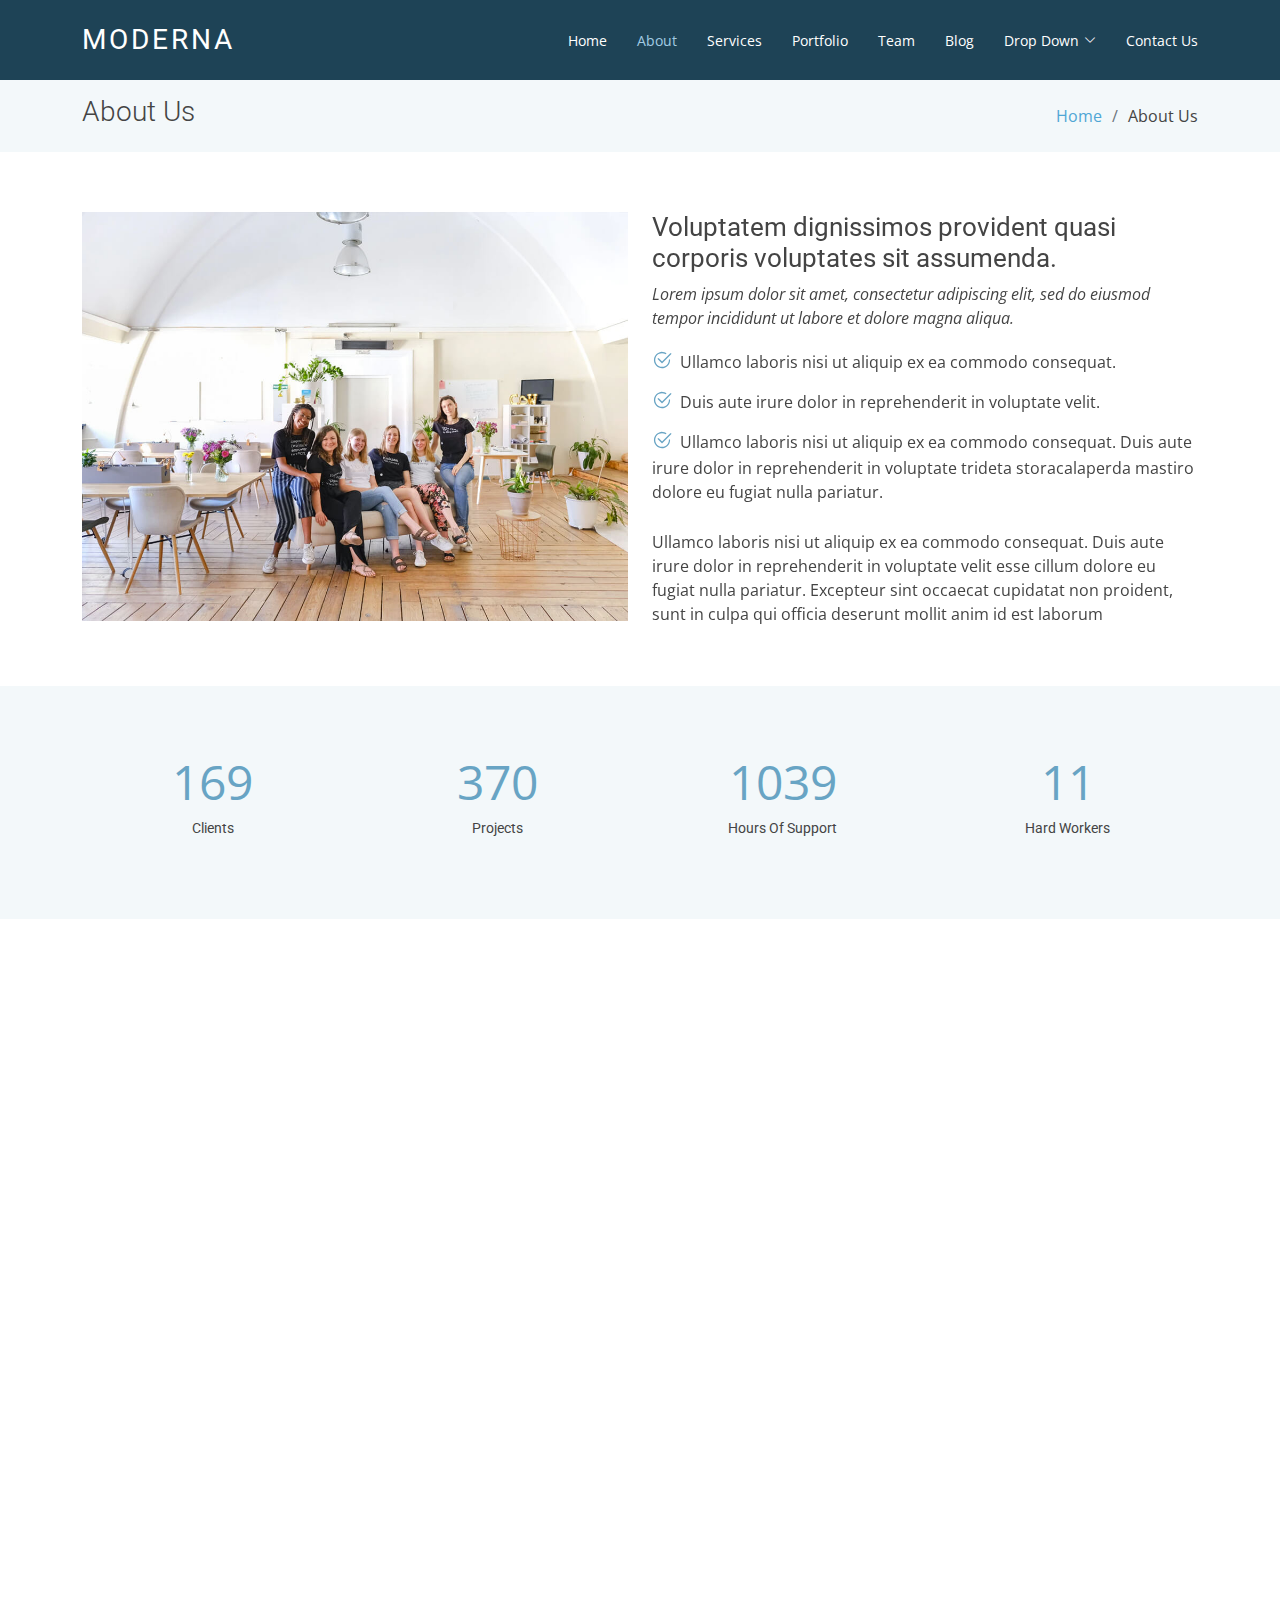
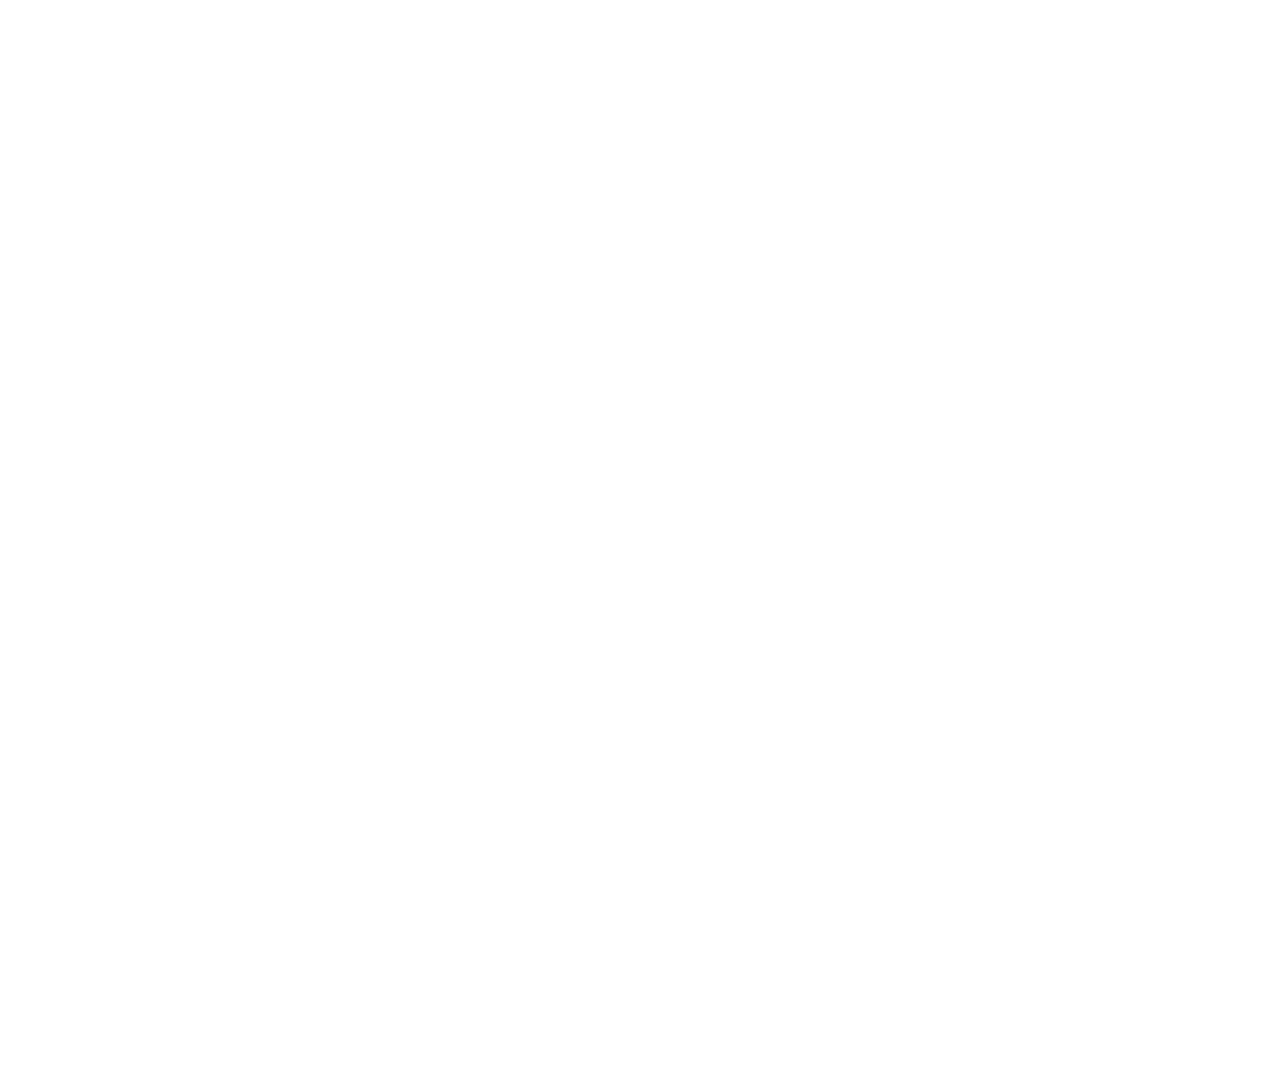
<file: about.html>
<!DOCTYPE html>
<html lang="en">

<head>
  <meta charset="utf-8">
  <meta content="width=device-width, initial-scale=1.0" name="viewport">

  <title>About - Moderna Bootstrap Template</title>
  <meta content="" name="description">
  <meta content="" name="keywords">

  <!-- Favicons -->
  <link href="assets/img/favicon.png" rel="icon">
  <link href="assets/img/apple-touch-icon.png" rel="apple-touch-icon">

  <!-- Google Fonts -->
  <link href="https://fonts.googleapis.com/css?family=Open+Sans:300,300i,400,400i,600,600i,700,700i|Roboto:300,300i,400,400i,500,500i,700,700i&display=swap" rel="stylesheet">

  <!-- Vendor CSS Files -->
  <link href="assets/vendor/animate.css/animate.min.css" rel="stylesheet">
  <link href="assets/vendor/aos/aos.css" rel="stylesheet">
  <link href="assets/vendor/bootstrap/css/bootstrap.min.css" rel="stylesheet">
  <link href="assets/vendor/bootstrap-icons/bootstrap-icons.css" rel="stylesheet">
  <link href="assets/vendor/boxicons/css/boxicons.min.css" rel="stylesheet">
  <link href="assets/vendor/glightbox/css/glightbox.min.css" rel="stylesheet">
  <link href="assets/vendor/swiper/swiper-bundle.min.css" rel="stylesheet">

  <!-- Template Main CSS File -->
  <link href="assets/css/style.css" rel="stylesheet">

  <!-- =======================================================
  * Template Name: Moderna - v4.10.1
  * Template URL: https://bootstrapmade.com/free-bootstrap-template-corporate-moderna/
  * Author: BootstrapMade.com
  * License: https://bootstrapmade.com/license/
  ======================================================== -->
</head>

<body>

  <!-- ======= Header ======= -->
  <header id="header" class="fixed-top d-flex align-items-center ">
    <div class="container d-flex justify-content-between align-items-center">

      <div class="logo">
        <h1 class="text-light"><a href="index.html"><span>Moderna</span></a></h1>
        <!-- Uncomment below if you prefer to use an image logo -->
        <!-- <a href="index.html"><img src="assets/img/logo.png" alt="" class="img-fluid"></a>-->
      </div>

      <nav id="navbar" class="navbar">
        <ul>
          <li><a class="" href="index.html">Home</a></li>
          <li><a class="active" href="about.html">About</a></li>
          <li><a href="services.html">Services</a></li>
          <li><a href="portfolio.html">Portfolio</a></li>
          <li><a href="team.html">Team</a></li>
          <li><a href="blog.html">Blog</a></li>
          <li class="dropdown"><a href="#"><span>Drop Down</span> <i class="bi bi-chevron-down"></i></a>
            <ul>
              <li><a href="#">Drop Down 1</a></li>
              <li class="dropdown"><a href="#"><span>Deep Drop Down</span> <i class="bi bi-chevron-right"></i></a>
                <ul>
                  <li><a href="#">Deep Drop Down 1</a></li>
                  <li><a href="#">Deep Drop Down 2</a></li>
                  <li><a href="#">Deep Drop Down 3</a></li>
                  <li><a href="#">Deep Drop Down 4</a></li>
                  <li><a href="#">Deep Drop Down 5</a></li>
                </ul>
              </li>
              <li><a href="#">Drop Down 2</a></li>
              <li><a href="#">Drop Down 3</a></li>
              <li><a href="#">Drop Down 4</a></li>
            </ul>
          </li>
          <li><a href="contact.html">Contact Us</a></li>
        </ul>
        <i class="bi bi-list mobile-nav-toggle"></i>
      </nav><!-- .navbar -->

    </div>
  </header><!-- End Header -->

  <main id="main">

    <!-- ======= About Us Section ======= -->
    <section class="breadcrumbs">
      <div class="container">

        <div class="d-flex justify-content-between align-items-center">
          <h2>About Us</h2>
          <ol>
            <li><a href="index.html">Home</a></li>
            <li>About Us</li>
          </ol>
        </div>

      </div>
    </section><!-- End About Us Section -->

    <!-- ======= About Section ======= -->
    <section class="about" data-aos="fade-up">
      <div class="container">

        <div class="row">
          <div class="col-lg-6">
            <img src="assets/img/about.jpg" class="img-fluid" alt="">
          </div>
          <div class="col-lg-6 pt-4 pt-lg-0">
            <h3>Voluptatem dignissimos provident quasi corporis voluptates sit assumenda.</h3>
            <p class="fst-italic">
              Lorem ipsum dolor sit amet, consectetur adipiscing elit, sed do eiusmod tempor incididunt ut labore et dolore
              magna aliqua.
            </p>
            <ul>
              <li><i class="bi bi-check2-circle"></i> Ullamco laboris nisi ut aliquip ex ea commodo consequat.</li>
              <li><i class="bi bi-check2-circle"></i> Duis aute irure dolor in reprehenderit in voluptate velit.</li>
              <li><i class="bi bi-check2-circle"></i> Ullamco laboris nisi ut aliquip ex ea commodo consequat. Duis aute irure dolor in reprehenderit in voluptate trideta storacalaperda mastiro dolore eu fugiat nulla pariatur.</li>
            </ul>
            <p>
              Ullamco laboris nisi ut aliquip ex ea commodo consequat. Duis aute irure dolor in reprehenderit in voluptate
              velit esse cillum dolore eu fugiat nulla pariatur. Excepteur sint occaecat cupidatat non proident, sunt in
              culpa qui officia deserunt mollit anim id est laborum
            </p>
          </div>
        </div>

      </div>
    </section><!-- End About Section -->

    <!-- ======= Facts Section ======= -->
    <section class="facts section-bg" data-aos="fade-up">
      <div class="container">

        <div class="row counters">

          <div class="col-lg-3 col-6 text-center">
            <span data-purecounter-start="0" data-purecounter-end="232" data-purecounter-duration="1" class="purecounter"></span>
            <p>Clients</p>
          </div>

          <div class="col-lg-3 col-6 text-center">
            <span data-purecounter-start="0" data-purecounter-end="521" data-purecounter-duration="1" class="purecounter"></span>
            <p>Projects</p>
          </div>

          <div class="col-lg-3 col-6 text-center">
            <span data-purecounter-start="0" data-purecounter-end="1463" data-purecounter-duration="1" class="purecounter"></span>
            <p>Hours Of Support</p>
          </div>

          <div class="col-lg-3 col-6 text-center">
            <span data-purecounter-start="0" data-purecounter-end="15" data-purecounter-duration="1" class="purecounter"></span>
            <p>Hard Workers</p>
          </div>

        </div>

      </div>
    </section><!-- End Facts Section -->

    <!-- ======= Our Skills Section ======= -->
    <section class="skills" data-aos="fade-up">
      <div class="container">

        <div class="section-title">
          <h2>Our Skills</h2>
          <p>Magnam dolores commodi suscipit. Necessitatibus eius consequatur ex aliquid fuga eum quidem. Sit sint consectetur velit. Quisquam quos quisquam cupiditate. Et nemo qui impedit suscipit alias ea. Quia fugiat sit in iste officiis commodi quidem hic quas.</p>
        </div>

        <div class="skills-content">

          <div class="progress">
            <div class="progress-bar bg-success" role="progressbar" aria-valuenow="100" aria-valuemin="0" aria-valuemax="100">
              <span class="skill">HTML <i class="val">100%</i></span>
            </div>
          </div>

          <div class="progress">
            <div class="progress-bar bg-info" role="progressbar" aria-valuenow="90" aria-valuemin="0" aria-valuemax="100">
              <span class="skill">CSS <i class="val">90%</i></span>
            </div>
          </div>

          <div class="progress">
            <div class="progress-bar bg-warning" role="progressbar" aria-valuenow="75" aria-valuemin="0" aria-valuemax="100">
              <span class="skill">JavaScript <i class="val">75%</i></span>
            </div>
          </div>

          <div class="progress">
            <div class="progress-bar bg-danger" role="progressbar" aria-valuenow="55" aria-valuemin="0" aria-valuemax="100">
              <span class="skill">Photoshop <i class="val">55%</i></span>
            </div>
          </div>

        </div>

      </div>
    </section><!-- End Our Skills Section -->

    <!-- ======= Tetstimonials Section ======= -->
    <section class="testimonials" data-aos="fade-up">
      <div class="container">

        <div class="section-title">
          <h2>Tetstimonials</h2>
          <p>Magnam dolores commodi suscipit. Necessitatibus eius consequatur ex aliquid fuga eum quidem. Sit sint consectetur velit. Quisquam quos quisquam cupiditate. Et nemo qui impedit suscipit alias ea. Quia fugiat sit in iste officiis commodi quidem hic quas.</p>
        </div>

        <div class="testimonials-carousel swiper">
          <div class="swiper-wrapper">
            <div class="testimonial-item swiper-slide">
              <img src="assets/img/testimonials/testimonials-1.jpg" class="testimonial-img" alt="">
              <h3>Saul Goodman</h3>
              <h4>Ceo &amp; Founder</h4>
              <p>
                <i class="bx bxs-quote-alt-left quote-icon-left"></i>
                Proin iaculis purus consequat sem cure digni ssim donec porttitora entum suscipit rhoncus. Accusantium quam, ultricies eget id, aliquam eget nibh et. Maecen aliquam, risus at semper.
                <i class="bx bxs-quote-alt-right quote-icon-right"></i>
              </p>
            </div>

            <div class="testimonial-item swiper-slide">
              <img src="assets/img/testimonials/testimonials-2.jpg" class="testimonial-img" alt="">
              <h3>Sara Wilsson</h3>
              <h4>Designer</h4>
              <p>
                <i class="bx bxs-quote-alt-left quote-icon-left"></i>
                Export tempor illum tamen malis malis eram quae irure esse labore quem cillum quid cillum eram malis quorum velit fore eram velit sunt aliqua noster fugiat irure amet legam anim culpa.
                <i class="bx bxs-quote-alt-right quote-icon-right"></i>
              </p>
            </div>

            <div class="testimonial-item swiper-slide">
              <img src="assets/img/testimonials/testimonials-3.jpg" class="testimonial-img" alt="">
              <h3>Jena Karlis</h3>
              <h4>Store Owner</h4>
              <p>
                <i class="bx bxs-quote-alt-left quote-icon-left"></i>
                Enim nisi quem export duis labore cillum quae magna enim sint quorum nulla quem veniam duis minim tempor labore quem eram duis noster aute amet eram fore quis sint minim.
                <i class="bx bxs-quote-alt-right quote-icon-right"></i>
              </p>
            </div>

            <div class="testimonial-item swiper-slide">
              <img src="assets/img/testimonials/testimonials-4.jpg" class="testimonial-img" alt="">
              <h3>Matt Brandon</h3>
              <h4>Freelancer</h4>
              <p>
                <i class="bx bxs-quote-alt-left quote-icon-left"></i>
                Fugiat enim eram quae cillum dolore dolor amet nulla culpa multos export minim fugiat minim velit minim dolor enim duis veniam ipsum anim magna sunt elit fore quem dolore labore illum veniam.
                <i class="bx bxs-quote-alt-right quote-icon-right"></i>
              </p>
            </div>

            <div class="testimonial-item swiper-slide">
              <img src="assets/img/testimonials/testimonials-5.jpg" class="testimonial-img" alt="">
              <h3>John Larson</h3>
              <h4>Entrepreneur</h4>
              <p>
                <i class="bx bxs-quote-alt-left quote-icon-left"></i>
                Quis quorum aliqua sint quem legam fore sunt eram irure aliqua veniam tempor noster veniam enim culpa labore duis sunt culpa nulla illum cillum fugiat legam esse veniam culpa fore nisi cillum quid.
                <i class="bx bxs-quote-alt-right quote-icon-right"></i>
              </p>
            </div>
          </div>
          <div class="swiper-pagination"></div>
        </div>

      </div>
    </section><!-- End Ttstimonials Section -->

  </main><!-- End #main -->

  <!-- ======= Footer ======= -->
  <footer id="footer" data-aos="fade-up" data-aos-easing="ease-in-out" data-aos-duration="500">

    <div class="footer-newsletter">
      <div class="container">
        <div class="row">
          <div class="col-lg-6">
            <h4>Our Newsletter</h4>
            <p>Tamen quem nulla quae legam multos aute sint culpa legam noster magna</p>
          </div>
          <div class="col-lg-6">
            <form action="" method="post">
              <input type="email" name="email"><input type="submit" value="Subscribe">
            </form>
          </div>
        </div>
      </div>
    </div>

    <div class="footer-top">
      <div class="container">
        <div class="row">

          <div class="col-lg-3 col-md-6 footer-links">
            <h4>Useful Links</h4>
            <ul>
              <li><i class="bx bx-chevron-right"></i> <a href="#">Home</a></li>
              <li><i class="bx bx-chevron-right"></i> <a href="#">About us</a></li>
              <li><i class="bx bx-chevron-right"></i> <a href="#">Services</a></li>
              <li><i class="bx bx-chevron-right"></i> <a href="#">Terms of service</a></li>
              <li><i class="bx bx-chevron-right"></i> <a href="#">Privacy policy</a></li>
            </ul>
          </div>

          <div class="col-lg-3 col-md-6 footer-links">
            <h4>Our Services</h4>
            <ul>
              <li><i class="bx bx-chevron-right"></i> <a href="#">Web Design</a></li>
              <li><i class="bx bx-chevron-right"></i> <a href="#">Web Development</a></li>
              <li><i class="bx bx-chevron-right"></i> <a href="#">Product Management</a></li>
              <li><i class="bx bx-chevron-right"></i> <a href="#">Marketing</a></li>
              <li><i class="bx bx-chevron-right"></i> <a href="#">Graphic Design</a></li>
            </ul>
          </div>

          <div class="col-lg-3 col-md-6 footer-contact">
            <h4>Contact Us</h4>
            <p>
              A108 Adam Street <br>
              New York, NY 535022<br>
              United States <br><br>
              <strong>Phone:</strong> +1 5589 55488 55<br>
              <strong>Email:</strong> info@example.com<br>
            </p>

          </div>

          <div class="col-lg-3 col-md-6 footer-info">
            <h3>About Moderna</h3>
            <p>Cras fermentum odio eu feugiat lide par naso tierra. Justo eget nada terra videa magna derita valies darta donna mare fermentum iaculis eu non diam phasellus.</p>
            <div class="social-links mt-3">
              <a href="#" class="twitter"><i class="bx bxl-twitter"></i></a>
              <a href="#" class="facebook"><i class="bx bxl-facebook"></i></a>
              <a href="#" class="instagram"><i class="bx bxl-instagram"></i></a>
              <a href="#" class="linkedin"><i class="bx bxl-linkedin"></i></a>
            </div>
          </div>

        </div>
      </div>
    </div>

    <div class="container">
      <div class="copyright">
        &copy; Copyright <strong><span>Moderna</span></strong>. All Rights Reserved
      </div>
      <div class="credits">
        <!-- All the links in the footer should remain intact. -->
        <!-- You can delete the links only if you purchased the pro version. -->
        <!-- Licensing information: https://bootstrapmade.com/license/ -->
        <!-- Purchase the pro version with working PHP/AJAX contact form: https://bootstrapmade.com/free-bootstrap-template-corporate-moderna/ -->
        Designed by <a href="https://bootstrapmade.com/">BootstrapMade</a>
      </div>
    </div>
  </footer><!-- End Footer -->

  <a href="#" class="back-to-top d-flex align-items-center justify-content-center"><i class="bi bi-arrow-up-short"></i></a>

  <!-- Vendor JS Files -->
  <script src="assets/vendor/purecounter/purecounter_vanilla.js"></script>
  <script src="assets/vendor/aos/aos.js"></script>
  <script src="assets/vendor/bootstrap/js/bootstrap.bundle.min.js"></script>
  <script src="assets/vendor/glightbox/js/glightbox.min.js"></script>
  <script src="assets/vendor/isotope-layout/isotope.pkgd.min.js"></script>
  <script src="assets/vendor/swiper/swiper-bundle.min.js"></script>
  <script src="assets/vendor/waypoints/noframework.waypoints.js"></script>
  <script src="assets/vendor/php-email-form/validate.js"></script>

  <!-- Template Main JS File -->
  <script src="assets/js/main.js"></script>

</body>

</html>
</file>
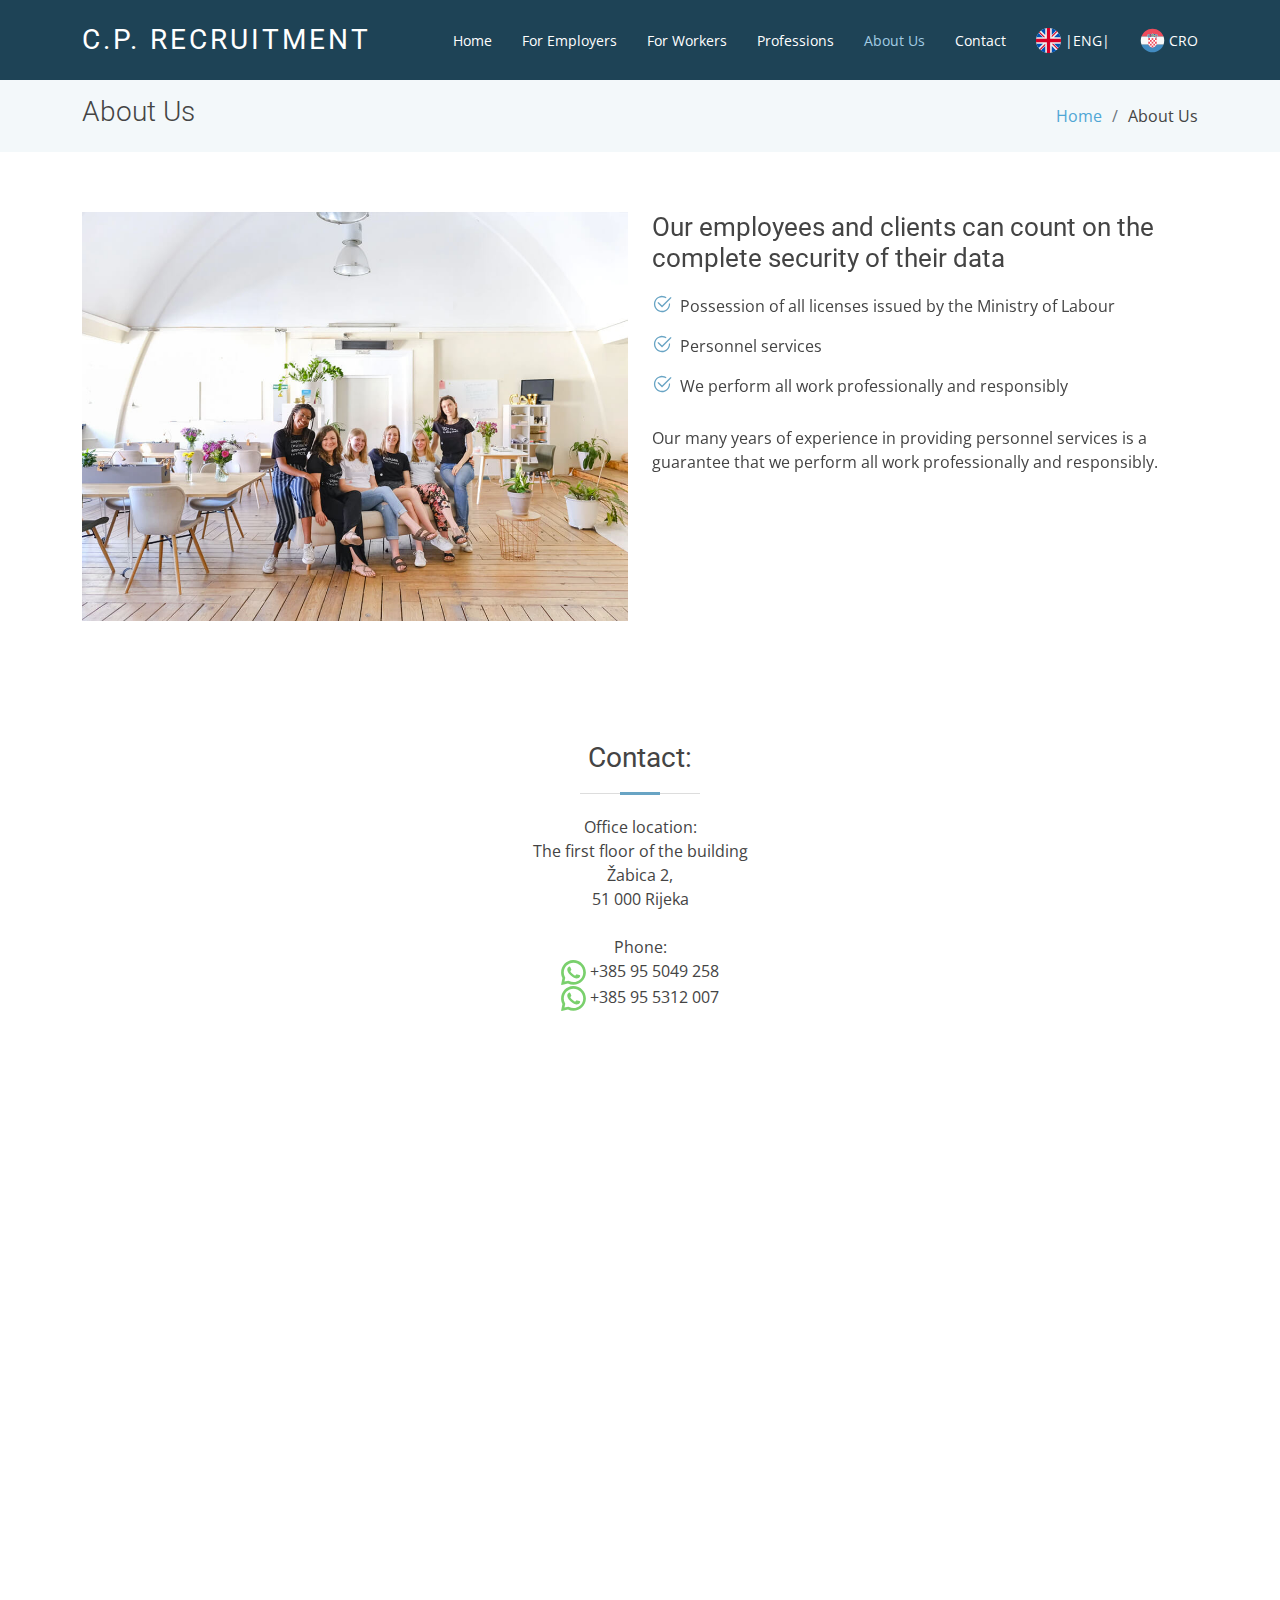
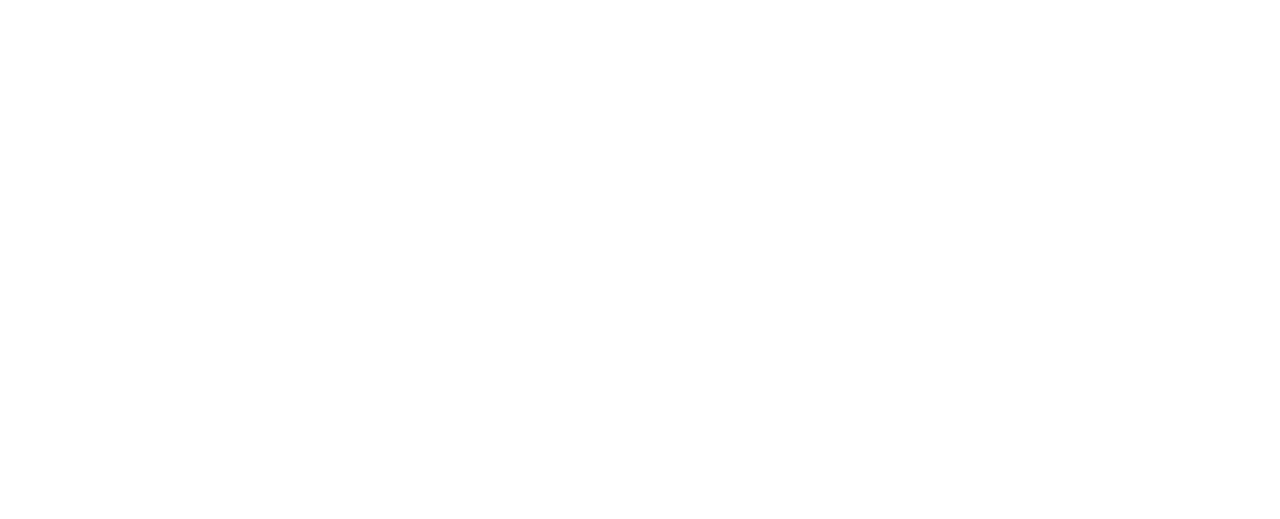
<file: aboutENG.html>
<!DOCTYPE html>
<html lang="en">
  <head>
    <meta charset="utf-8" />
    <meta content="width=device-width, initial-scale=1.0" name="viewport" />

    <title>C.P. Recruitment</title>
    <meta content="" name="description" />
    <meta content="" name="keywords" />

    <!-- Favicons -->
    <!-- <link href="assets/img/" rel="icon" />
    <link href="assets/img/" rel="apple-touch-icon" /> -->

    <!-- Google Fonts -->
    <link
      href="https://fonts.googleapis.com/css?family=Open+Sans:300,300i,400,400i,600,600i,700,700i|Roboto:300,300i,400,400i,500,500i,700,700i&display=swap"
      rel="stylesheet"
    />

    <!-- Vendor CSS Files -->
    <link href="assets/vendor/animate.css/animate.min.css" rel="stylesheet" />
    <link href="assets/vendor/aos/aos.css" rel="stylesheet" />
    <link
      href="assets/vendor/bootstrap/css/bootstrap.min.css"
      rel="stylesheet"
    />
    <link
      href="assets/vendor/bootstrap-icons/bootstrap-icons.css"
      rel="stylesheet"
    />
    <link href="assets/vendor/boxicons/css/boxicons.min.css" rel="stylesheet" />
    <link
      href="assets/vendor/glightbox/css/glightbox.min.css"
      rel="stylesheet"
    />
    <link href="assets/vendor/swiper/swiper-bundle.min.css" rel="stylesheet" />

    <!-- Template Main CSS File -->
    <link href="assets/css/style.css" rel="stylesheet" />

    <!-- =======================================================
  * Template Name: Moderna - v4.10.1
  * Template URL: https://bootstrapmade.com/free-bootstrap-template-corporate-moderna/
  * Author: BootstrapMade.com
  * License: https://bootstrapmade.com/license/
  ======================================================== -->
  </head>

  <body>
    <!-- ======= Header ======= -->
     <header
      id="header"
      class="fixed-top d-flex align-items-center"
    >
      <div class="container d-flex justify-content-between align-items-center">
        <div class="logo">
          <h1 class="text-light">
            <a href="index.html"><span>C.P. RECRUITMENT</span></a>
          </h1>
          <!-- Uncomment below if you prefer to use an image logo -->
          <!-- <a href="index.html"><img src="assets/img/logo.png" alt="" class="img-fluid"></a>-->
        </div>
 <nav id="navbar" class="navbar">
          <ul>
            <li><a href="index en.html">Home</a></li>
            <li><a href="#">For Employers</a></li>
            <li><a href="#">For Workers</a></li>
            <li><a href="#">Professions</a></li>
            <li><a class="active" href="aboutENG.html">About Us</a></li>
            <li><a href="#contact">Contact</a></li>
            <a href="#.html">
            <img
              src="./assets/img/uk.svg"
              width="25vh"
              height="25vh"
            ></img
            >&nbsp;|ENG|
          </a>

          <a href="./aboutHR.html">
            <img
              src="./assets/img/croatia.svg"
              width="25vh"
              height="25vh"
            ></img
            >&nbsp;CRO
          </a>
          </ul>
          <i class="bi bi-list mobile-nav-toggle"></i>
        </nav>
        <!-- .navbar -->
      </div>
    </header>
    <!-- End Header -->

    <main id="main">
      <!-- ======= About Us Section ======= -->
      <section class="breadcrumbs">
        <div class="container">
          <div class="d-flex justify-content-between align-items-center">
            <h2>About Us</h2>
            <ol>
              <li><a href="index.html">Home</a></li>
              <li>About Us</li>
            </ol>
          </div>
        </div>
      </section>
      <!-- End About Us Section -->

      <!-- ======= About Section ======= -->
      <section class="about" data-aos="fade-up">
        <div class="container">
          <div class="row">
            <div class="col-lg-6">
              <img src="assets/img/about.jpg" class="img-fluid" alt="" />
            </div>
            <div class="col-lg-6 pt-4 pt-lg-0">
              <h3>
               Our employees and clients can count on the complete security of their data
              </h3>
              <p class="fst-italic">
                
              </p>
              <ul>
                <li>
                  <i class="bi bi-check2-circle"></i> Possession of all licenses issued by the Ministry of Labour
                </li>
                <li>
                  <i class="bi bi-check2-circle"></i> Personnel services
                </li>
                <li>
                  <i class="bi bi-check2-circle"></i> We perform all work professionally and responsibly
                </li>
              </ul>
              <p>
               Our many years of experience in providing personnel services is
               a guarantee that we perform all work professionally and responsibly.
              </p>
            </div>
          </div>
        </div>
      </section>
      <!-- End About Section -->

        <!-- ======= Contact Section ======= -->
      <section id="contact" class="contact">
        <div class="container">
          <div class="section-title">
            <h2>Contact:</h2>
            <p>Office location: <br />The first floor of the building<br>Žabica 2,<br> 51 000 Rijeka <br> <br>Phone: <br>
               <a
                    aria-label="Chat on WhatsApp"
                    href="https://wa.me/955049258"
                  >
                    <img
                      alt="Chat on WhatsApp"
                      width="25vh"
                      height="25vh"
                      src="assets/img/whatsapp-svgrepo-com.svg"
                    />
                                 
                    <a>+385 95 5049 258</a>
                </p>

                <a href="https://wa.me/955049258"><p></p></a>


                <a
                    aria-label="Chat on WhatsApp"
                    href="https://wa.me/955312007"
                  >
                    <img
                      alt="Chat on WhatsApp"
                      width="25vh"
                      height="25vh"
                      src="assets/img/whatsapp-svgrepo-com.svg"
                    />
                                 
                    <a>+385 95 5312 007<br><br></a>
                </p>

                <a href="https://wa.me/955312007"><p></p></a>
              </p>
            <div class="mapouter"><div class="gmap_canvas"><iframe class="gmap_iframe" width="100%" frameborder="0" scrolling="no" marginheight="0" marginwidth="0" src="https://maps.google.com/maps?width=600&amp;height=400&amp;hl=en&amp;q=Žabica 2&amp;t=&amp;z=14&amp;ie=UTF8&amp;iwloc=B&amp;output=embed"></iframe><a href="https://piratebay-proxys.com/">Piratebay</a></div><style>.mapouter{position:relative;text-align:right;width:100%;height:400px;}.gmap_canvas {overflow:hidden;background:none!important;width:100%;height:400px;}.gmap_iframe {height:400px!important;}</style></div>          </div>
          </div>
      </section>
      <!-- End Contact Section -->




    </main>
    <!-- End #main -->

     <!-- ======= Footer ======= -->
    <footer
      id="footer"
      data-aos="fade-up"
      data-aos-easing="ease-in-out"
      data-aos-duration="500"
    >
      <!-- <div class="footer-newsletter">
        <div class="container">
          <div class="row">
            <div class="col-lg-6">
              <h4>Our Newsletter</h4>
              <p>
                Tamen quem nulla quae legam multos aute sint culpa legam noster
                magna
              </p>
            </div>
            <div class="col-lg-6">
              <form action="" method="post">
                <input type="email" name="email" /><input
                  type="submit"
                  value="Subscribe"
                />
              </form>
            </div>
          </div>
        </div>
      </div> -->
    <div class="footer-top">
        <div class="container">
          <div class="row">
            <div class="col-lg-3 col-md-6 footer-links">
              <h4>Useful links</h4>
              <ul>
                <li>
                  <i class="bx bx-chevron-right"></i> <a href="#hero">Home</a>
                </li>
                <li>
                  <i class="bx bx-chevron-right"></i> <a href="aboutENG.html">About Us</a>
                </li>
                <li>
                  <i class="bx bx-chevron-right"></i> <a href="#features">For Employees</a>
                </li>
                <li>
                  <i class="bx bx-chevron-right"></i>
                  <a href="#features">For Workers</a>
                </li>
                <li>
                  <i class="bx bx-chevron-right"></i>
                  <a href="#contact">Contact</a>
                </li>
              </ul>
            </div>

            <div class="col-lg-3 col-md-6 footer-links">
              <h4>Our services</h4>
              <ul>
                <li>
                  <i class="bx bx-chevron-right"></i> <a href="#features">Employee offers</a>
                </li>
                <li>
                  <i class="bx bx-chevron-right"></i>
                  <a href="#features">Job offers</a>
                </li>
                <li>
                  <i class="bx bx-chevron-right"></i>
                  <a href="#features">Obtaining work permits</a>
                </li>
                <li>
                  <i class="bx bx-chevron-right"></i> <a href="#features">Business Management</a>
                </li>
                <li>
                  <i class="bx bx-chevron-right"></i>
                  <a href="#features">Assignment of workers</a>
                </li>
              </ul>
            </div>

            <div class="col-lg-3 col-md-6 footer-contact">
              <h4>Contact Us</h4>
              <p>
                Žabica 2 (first floor) <br />
                51 000 Rijeka<br />
                Croatia <br /><br />
                <strong>Phone:</strong> <br />+385 95 5049 258<br /> +385 95 5312 007<br />
                <strong>Email:</strong> <br />c.p.informacija@gmail.com<br />
              </p>
            </div>

            <div class="col-lg-3 col-md-6 footer-info">
              <h3>Social links</h3>
              <div class="social-links mt-3">
                <a href="https://www.facebook.com/renta.chef.company" class="facebook"><i class="bx bxl-facebook"></i></a>
                <a href="https://www.instagram.com/cp_recruitment/?igshid=YmMyMTA2M2Y%3D&fbclid=IwAR0xh9vBaisJtiKSb1aOWwMP0N_0BZmee1Op6Xg1FIdaLay-9E3icFiV9Fo" class="instagram"
                  ><i class="bx bxl-instagram"></i
                ></a>
              </div>
            </div>
          </div>
        </div>
      </div>
  <div class="container" >
        
        <div class="copyright" >
          &copy; Copyright <strong><span>Moderna</span></strong
          >. All Rights Reserved
        </div>
        <div class="credits">
          <!-- All the links in the footer should remain intact. -->
          <!-- You can delete the links only if you purchased the pro version. -->
          <!-- Licensing information: https://bootstrapmade.com/license/ -->
          <!-- Purchase the pro version with working PHP/AJAX contact form: https://bootstrapmade.com/free-bootstrap-template-corporate-moderna/ -->
          Designed by <a href="https://bootstrapmade.com/"></a>BootstrapMade
        </div>
     
    </div>
    </footer>
    <!-- End Footer -->

    <a
      href="#"
      class="back-to-top d-flex align-items-center justify-content-center"
      ><i class="bi bi-arrow-up-short"></i
    ></a>

    <!-- Vendor JS Files -->
    <script src="assets/vendor/purecounter/purecounter_vanilla.js"></script>
    <script src="assets/vendor/aos/aos.js"></script>
    <script src="assets/vendor/bootstrap/js/bootstrap.bundle.min.js"></script>
    <script src="assets/vendor/glightbox/js/glightbox.min.js"></script>
    <script src="assets/vendor/isotope-layout/isotope.pkgd.min.js"></script>
    <script src="assets/vendor/swiper/swiper-bundle.min.js"></script>
    <script src="assets/vendor/waypoints/noframework.waypoints.js"></script>
    <script src="assets/vendor/php-email-form/validate.js"></script>

    <!-- Template Main JS File -->
    <script src="assets/js/main.js"></script>
  </body>
</html>
</file>
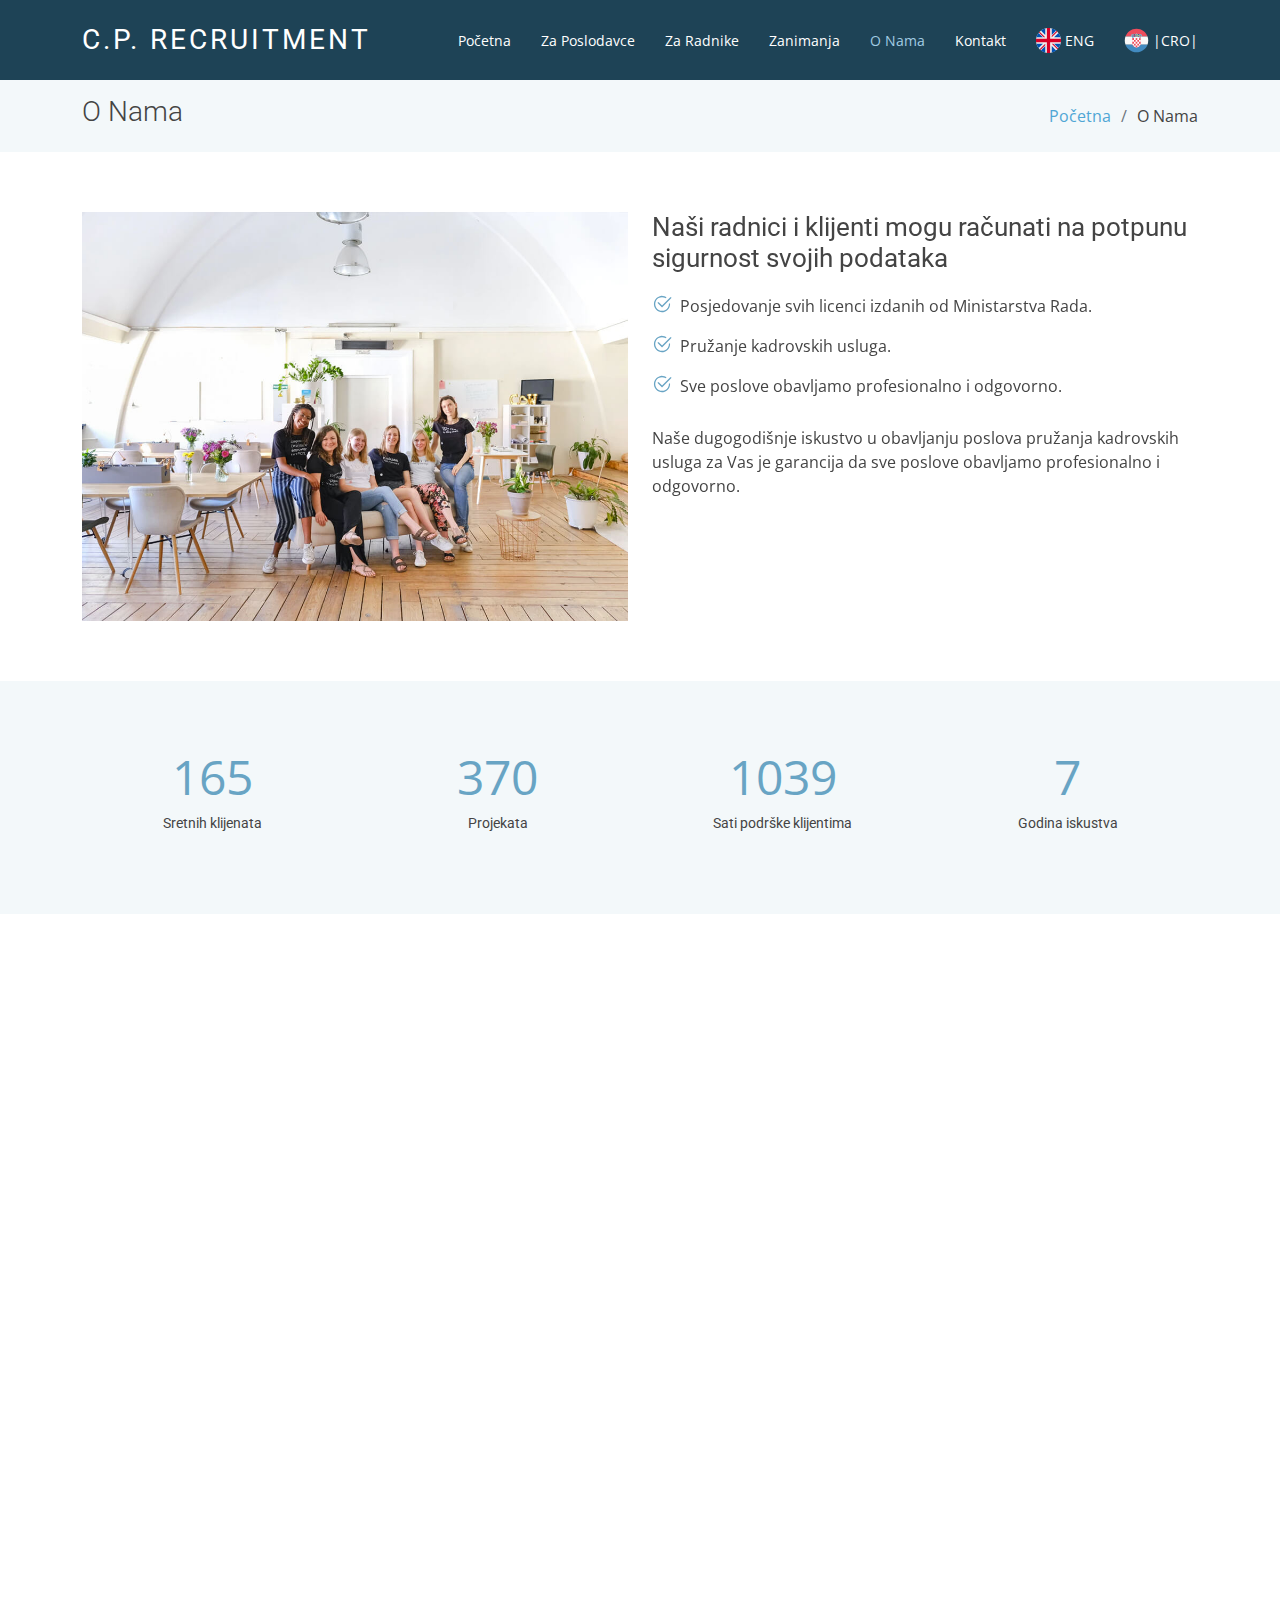
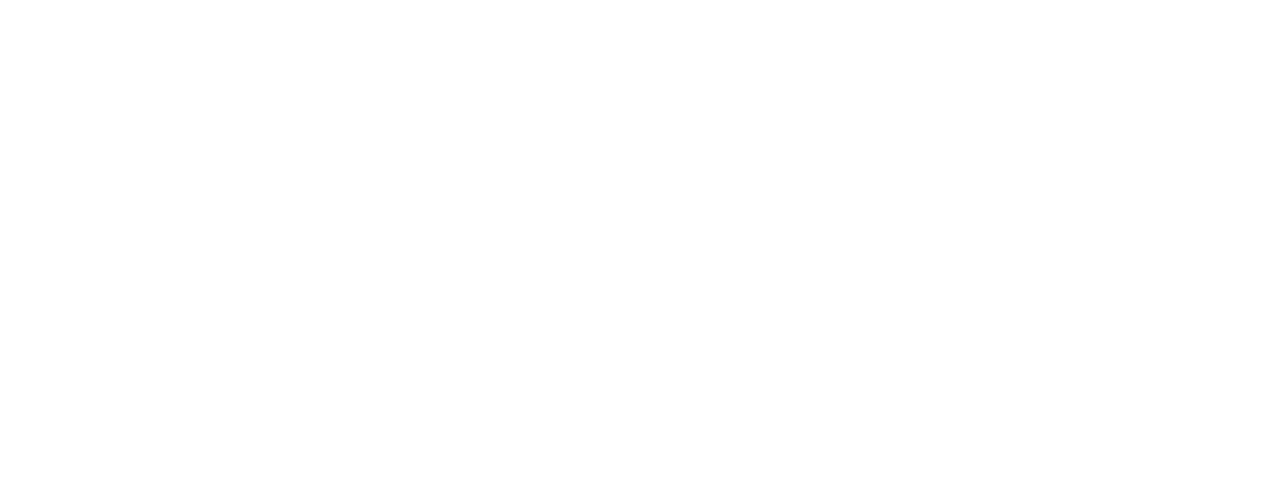
<file: aboutHR.html>
<!DOCTYPE html>
<html lang="en">
  <head>
    <meta charset="utf-8" />
    <meta content="width=device-width, initial-scale=1.0" name="viewport" />

    <title>C.P. Recruitment</title>
    <meta content="" name="description" />
    <meta content="" name="keywords" />

    <!-- Favicons -->
    <!-- <link href="assets/img/" rel="icon" />
    <link href="assets/img/" rel="apple-touch-icon" /> -->

    <!-- Google Fonts -->
    <link
      href="https://fonts.googleapis.com/css?family=Open+Sans:300,300i,400,400i,600,600i,700,700i|Roboto:300,300i,400,400i,500,500i,700,700i&display=swap"
      rel="stylesheet"
    />

    <!-- Vendor CSS Files -->
    <link href="assets/vendor/animate.css/animate.min.css" rel="stylesheet" />
    <link href="assets/vendor/aos/aos.css" rel="stylesheet" />
    <link
      href="assets/vendor/bootstrap/css/bootstrap.min.css"
      rel="stylesheet"
    />
    <link
      href="assets/vendor/bootstrap-icons/bootstrap-icons.css"
      rel="stylesheet"
    />
    <link href="assets/vendor/boxicons/css/boxicons.min.css" rel="stylesheet" />
    <link
      href="assets/vendor/glightbox/css/glightbox.min.css"
      rel="stylesheet"
    />
    <link href="assets/vendor/swiper/swiper-bundle.min.css" rel="stylesheet" />

    <!-- Template Main CSS File -->
    <link href="assets/css/style.css" rel="stylesheet" />

    <!-- =======================================================
  * Template Name: Moderna - v4.10.1
  * Template URL: https://bootstrapmade.com/free-bootstrap-template-corporate-moderna/
  * Author: BootstrapMade.com
  * License: https://bootstrapmade.com/license/
  ======================================================== -->
  </head>

  <body>
    <!-- ======= Header ======= -->
      <header
      id="header"
      class="fixed-top d-flex align-items-center"
    >
      <div class="container d-flex justify-content-between align-items-center">
        <div class="logo">
          <h1 class="text-light">
            <a href="index.html"><span>C.P. RECRUITMENT</span></a>
          </h1>
          <!-- Uncomment below if you prefer to use an image logo -->
          <!-- <a href="index.html"><img src="assets/img/logo.png" alt="" class="img-fluid"></a>-->
        </div>

        <nav id="navbar" class="navbar">
          <ul>
            <li><a href="./index.html">Početna</a></li>
            <li><a href="#">Za Poslodavce</a></li>
            <li><a href="#">Za Radnike</a></li>
            <li><a href="#">Zanimanja</a></li>
            <li><a class="active" href="aboutHR.html">O Nama</a></li>
            <li><a href="#">Kontakt</a></li>
            <li><a href="./aboutENG.html">
            <img
              src="./assets/img/uk.svg"
              width="25vh"
              height="25vh"
            ></img
            >&nbsp;ENG 
          </a></li>
          <li><a href="#.html">
            <img
              src="./assets/img/croatia.svg"
              width="25vh"
              height="25vh"
            ></img
            >&nbsp;|CRO|
          </a></li>
          </ul>
          <i class="bi bi-list mobile-nav-toggle"></i>
        </nav>
        <!-- .navbar -->
      </div>
    </header>
    <!-- End Header -->

    <main id="main">
      <!-- ======= About Us Section ======= -->
      <section class="breadcrumbs">
        <div class="container">
          <div class="d-flex justify-content-between align-items-center">
            <h2>O Nama</h2>
            <ol>
              <li><a href="index.html">Početna</a></li>
              <li>O Nama</li>
            </ol>
          </div>
        </div>
      </section>
      <!-- End About Us Section -->

      <!-- ======= About Section ======= -->
      <section class="about" data-aos="fade-up">
        <div class="container">
          <div class="row">
            <div class="col-lg-6">
              <img src="assets/img/about.jpg" class="img-fluid" alt="" />
            </div>
            <div class="col-lg-6 pt-4 pt-lg-0">
              <h3>
                Naši radnici i klijenti mogu računati na potpunu sigurnost svojih podataka
              </h3>
              <p class="fst-italic">
                
              </p>
              <ul>
                <li>
                  <i class="bi bi-check2-circle"></i> Posjedovanje svih licenci izdanih od Ministarstva Rada.
                </li>
                <li>
                  <i class="bi bi-check2-circle"></i> Pružanje kadrovskih usluga.
                </li>
                <li>
                  <i class="bi bi-check2-circle"></i> Sve poslove obavljamo profesionalno i odgovorno.
                </li>
              </ul>
              <p>
                Naše dugogodišnje iskustvo u obavljanju poslova pružanja kadrovskih usluga za Vas je 
                garancija da sve poslove obavljamo profesionalno i odgovorno.
              </p>
            </div>
          </div>
        </div>
      </section>
      <!-- End About Section -->

      <!-- ======= Facts Section ======= -->
      <section class="facts section-bg" data-aos="fade-up">
        <div class="container">
          <div class="row counters">
            <div class="col-lg-3 col-6 text-center">
              <span
                data-purecounter-start="0"
                data-purecounter-end="232"
                data-purecounter-duration="1"
                class="purecounter"
              ></span>
              <p>Sretnih klijenata</p>
            </div>

            <div class="col-lg-3 col-6 text-center">
              <span
                data-purecounter-start="0"
                data-purecounter-end="521"
                data-purecounter-duration="1"
                class="purecounter"
              ></span>
              <p>Projekata</p>
            </div>

            <div class="col-lg-3 col-6 text-center">
              <span
                data-purecounter-start="0"
                data-purecounter-end="1463"
                data-purecounter-duration="1"
                class="purecounter"
              ></span>
              <p>Sati podrške klijentima</p>
            </div>

            <div class="col-lg-3 col-6 text-center">
              <span
                data-purecounter-start="0"
                data-purecounter-end="10"
                data-purecounter-duration="1"
                class="purecounter"
              ></span>
              <p>Godina iskustva</p>
            </div>
          </div>
        </div>
      </section>
      <!-- End Facts Section -->

      <!-- ======= Our Skills Section ======= -->
      <!-- <section class="skills" data-aos="fade-up">
        <div class="container">
          <div class="section-title">
            <h2></h2>
            <p>
              Magnam dolores commodi suscipit. Necessitatibus eius consequatur
              ex aliquid fuga eum quidem. Sit sint consectetur velit. Quisquam
              quos quisquam cupiditate. Et nemo qui impedit suscipit alias ea.
              Quia fugiat sit in iste officiis commodi quidem hic quas.
            </p>
          </div>

          <div class="skills-content">
            <div class="progress">
              <div
                class="progress-bar bg-success"
                role="progressbar"
                aria-valuenow="100"
                aria-valuemin="0"
                aria-valuemax="100"
              >
                <span class="skill">HTML <i class="val">100%</i></span>
              </div>
            </div>

            <div class="progress">
              <div
                class="progress-bar bg-info"
                role="progressbar"
                aria-valuenow="90"
                aria-valuemin="0"
                aria-valuemax="100"
              >
                <span class="skill">CSS <i class="val">90%</i></span>
              </div>
            </div>

            <div class="progress">
              <div
                class="progress-bar bg-warning"
                role="progressbar"
                aria-valuenow="75"
                aria-valuemin="0"
                aria-valuemax="100"
              >
                <span class="skill">JavaScript <i class="val">75%</i></span>
              </div>
            </div>

            <div class="progress">
              <div
                class="progress-bar bg-danger"
                role="progressbar"
                aria-valuenow="55"
                aria-valuemin="0"
                aria-valuemax="100"
              >
                <span class="skill">Photoshop <i class="val">55%</i></span>
              </div>
            </div>
          </div>
        </div>
      </section> -->
      <!-- End Our Skills Section -->

    
      <!-- ======= Tetstimonials Section ======= -->
      <section class="testimonials" data-aos="fade-up">
        <div class="container">
          <div class="section-title">
            <h2>Zadovoljni klijenti</h2>
            <p>
            Naši brojni klijenti prepoznaju naš trud u obavljanju poslova i zadataka
            te se rado odlučuju na dugoročnu suradnju. Pročitajte što su napisali o nama:
            </div>

          <div class="testimonials-carousel swiper">
            <div class="swiper-wrapper">


  <div class="testimonial-item swiper-slide">
                <img
                  src="assets/img/testimonials/testimonials-4.jpg"
                  class="testimonial-img"
                  alt=""
                />
                <h3>Mate</h3>
                <h4>Glavni kuhar u restoranu, Split</h4>
                <p>
                  <i class="bx bxs-quote-alt-left quote-icon-left"></i>
                   Zaposlili smo pet radnika uz pomoć C.P. Recruitment tima. Bilo je to prije četiri godine, a radnici još uvijek rade s nama!
                  <i class="bx bxs-quote-alt-right quote-icon-right"></i>
                </p>
              </div>



              <div class="testimonial-item swiper-slide">
                <img
                  src="assets/img/testimonials/testimonials-1.jpg"
                  class="testimonial-img"
                  alt=""
                />
                <h3>Andrej</h3>
                <h4>Vlasnik tri uspješne firme &amp; financijski savjetnik</h4>
                <p>
                  <i class="bx bxs-quote-alt-left quote-icon-left"></i>
                  Odličan i sposoban tim, C.P. Recruitment ispoštovali su dogovorene uvijete u kratkom vremenskom roku.
                  <i class="bx bxs-quote-alt-right quote-icon-right"></i>
                </p>
              </div>

              <div class="testimonial-item swiper-slide">
                <img
                  src="assets/img/testimonials/testimonials-2.jpg"
                  class="testimonial-img"
                  alt=""
                />
                <h3>Lin</h3>
                <h4>Klijentica iz Kine</h4>
                <p>
                  <i class="bx bxs-quote-alt-left quote-icon-left"></i>
                  Izvrsna međunarodna suradnja. Naša tvrtka u Kini surađuje s C.P. Recruitment timom više od 6 godina.
                  <i class="bx bxs-quote-alt-right quote-icon-right"></i>
                </p>
              </div>

              <div class="testimonial-item swiper-slide">
                <img
                  src="assets/img/testimonials/testimonials-3.jpg"
                  class="testimonial-img"
                  alt=""
                />
                <h3>Marija</h3>
                <h4>Predstavnica hotela u Opatiji</h4>
                <p>
                  <i class="bx bxs-quote-alt-left quote-icon-left"></i>
                  Pozitivan i pouzdan klijent. Bili smo u potrebi za dodatnom radnom snagom te nam je ekipa iz C.P. Recruitment-a uspjela u cijelom procesu.
                  <i class="bx bxs-quote-alt-right quote-icon-right"></i>
                </p>
              </div>

            

              <div class="testimonial-item swiper-slide">
                <img
                  src="assets/img/testimonials/testimonials-5.jpg"
                  class="testimonial-img"
                  alt=""
                />
                <h3>Matias</h3>
                <h4>IT stručnjak iz Danske</h4>
                <p>
                  <i class="bx bxs-quote-alt-left quote-icon-left"></i>
                  Oduvijek sam htio raditi i živjeti u Europi. C.P. Recruitment tim ostvario je moje snove :)
                  <i class="bx bxs-quote-alt-right quote-icon-right"></i>
                </p>
              </div>
            </div>
            <div class="swiper-pagination"></div>
          </div>
        </div>
      </section>
      <!-- End Ttstimonials Section -->

    </main>
    <!-- End #main -->

     <!-- ======= Footer ======= -->
    <footer
      id="footer"
      data-aos="fade-up"
      data-aos-easing="ease-in-out"
      data-aos-duration="500"
    >
      <!-- <div class="footer-newsletter">
        <div class="container">
          <div class="row">
            <div class="col-lg-6">
              <h4>Our Newsletter</h4>
              <p>
                Tamen quem nulla quae legam multos aute sint culpa legam noster
                magna
              </p>
            </div>
            <div class="col-lg-6">
              <form action="" method="post">
                <input type="email" name="email" /><input
                  type="submit"
                  value="Subscribe"
                />
              </form>
            </div>
          </div>
        </div>
      </div> -->

      <div class="footer-top">
        <div class="container">
          <div class="row">
            <div class="col-lg-3 col-md-6 footer-links">
              <h4>Korisni linkovi</h4>
              <ul>
                <li>
                  <i class="bx bx-chevron-right"></i> <a href="#">Početna</a>
                </li>
                <li>
                  <i class="bx bx-chevron-right"></i> <a href="./aboutHR.html">O Nama</a>
                </li>
                <li>
                  <i class="bx bx-chevron-right"></i> <a href="#">Usluge</a>
                </li>
                <li>
                  <i class="bx bx-chevron-right"></i>
                  <a href="./radnici.html">Otvorene pozicije</a>
                </li>
                <li>
                  <i class="bx bx-chevron-right"></i>
                  <a href="#contact">Kontakt</a>
                </li>
              </ul>
            </div>

            <div class="col-lg-3 col-md-6 footer-links">
              <h4>Naše usluge</h4>
              <ul>
                <li>
                  <i class="bx bx-chevron-right"></i> <a href="./poslodavci.html">Ponuda zaposlenika</a>
                </li>
                <li>
                  <i class="bx bx-chevron-right"></i>
                  <a href="./radnici.html">Ponuda poslova</a>
                </li>
                <li>
                  <i class="bx bx-chevron-right"></i>
                  <a href="./poslodavci.html">Pribavljanje radnih dozvola</a>
                </li>
                <li>
                  <i class="bx bx-chevron-right"></i> <a href="./poslodavci.html">Poslovno upravljanje</a>
                </li>
                <li>
                  <i class="bx bx-chevron-right"></i>
                  <a href="./poslodavci.html">Ustupanje radnika</a>
                </li>
              </ul>
            </div>

            <div class="col-lg-3 col-md-6 footer-contact">
              <h4>Kontaktirajte nas</h4>
              <p>
                Žabica 2 (prvi kat) <br />
                51 000 Rijeka<br />
                Hrvatska <br /><br />
                <strong>Telefon:</strong> <br />+385 95 5049 258<br /> +385 95 5312 007<br />
                <strong>Email:</strong> <br />c.p.informacija@gmail.com<br />
              </p>
            </div>

            <div class="col-lg-3 col-md-6 footer-info">
              <h3>Društvene mreže</h3>
              <p>
                Vidimo se na nekoj od duštvenih mreža!
              </p>
              <div class="social-links mt-3">
                <a href="https://www.facebook.com/renta.chef.company" class="facebook"><i class="bx bxl-facebook"></i></a>
                <a href="https://www.instagram.com/cp_recruitment/?igshid=YmMyMTA2M2Y%3D&fbclid=IwAR0xh9vBaisJtiKSb1aOWwMP0N_0BZmee1Op6Xg1FIdaLay-9E3icFiV9Fo" class="instagram"
                  ><i class="bx bxl-instagram"></i
                ></a>
              </div>
            </div>
          </div>
        </div>
      </div>
  <div class="container" >
        
        <div class="copyright" >
          &copy; Copyright <strong><span>Moderna</span></strong
          >. All Rights Reserved
        </div>
        <div class="credits">
          <!-- All the links in the footer should remain intact. -->
          <!-- You can delete the links only if you purchased the pro version. -->
          <!-- Licensing information: https://bootstrapmade.com/license/ -->
          <!-- Purchase the pro version with working PHP/AJAX contact form: https://bootstrapmade.com/free-bootstrap-template-corporate-moderna/ -->
          Designed by <a href="https://bootstrapmade.com/"></a>BootstrapMade
        </div>
     
    </div>
    </footer>
    <!-- End Footer -->

    <a
      href="#"
      class="back-to-top d-flex align-items-center justify-content-center"
      ><i class="bi bi-arrow-up-short"></i
    ></a>

    <!-- Vendor JS Files -->
    <script src="assets/vendor/purecounter/purecounter_vanilla.js"></script>
    <script src="assets/vendor/aos/aos.js"></script>
    <script src="assets/vendor/bootstrap/js/bootstrap.bundle.min.js"></script>
    <script src="assets/vendor/glightbox/js/glightbox.min.js"></script>
    <script src="assets/vendor/isotope-layout/isotope.pkgd.min.js"></script>
    <script src="assets/vendor/swiper/swiper-bundle.min.js"></script>
    <script src="assets/vendor/waypoints/noframework.waypoints.js"></script>
    <script src="assets/vendor/php-email-form/validate.js"></script>

    <!-- Template Main JS File -->
    <script src="assets/js/main.js"></script>
  </body>
</html>
</file>
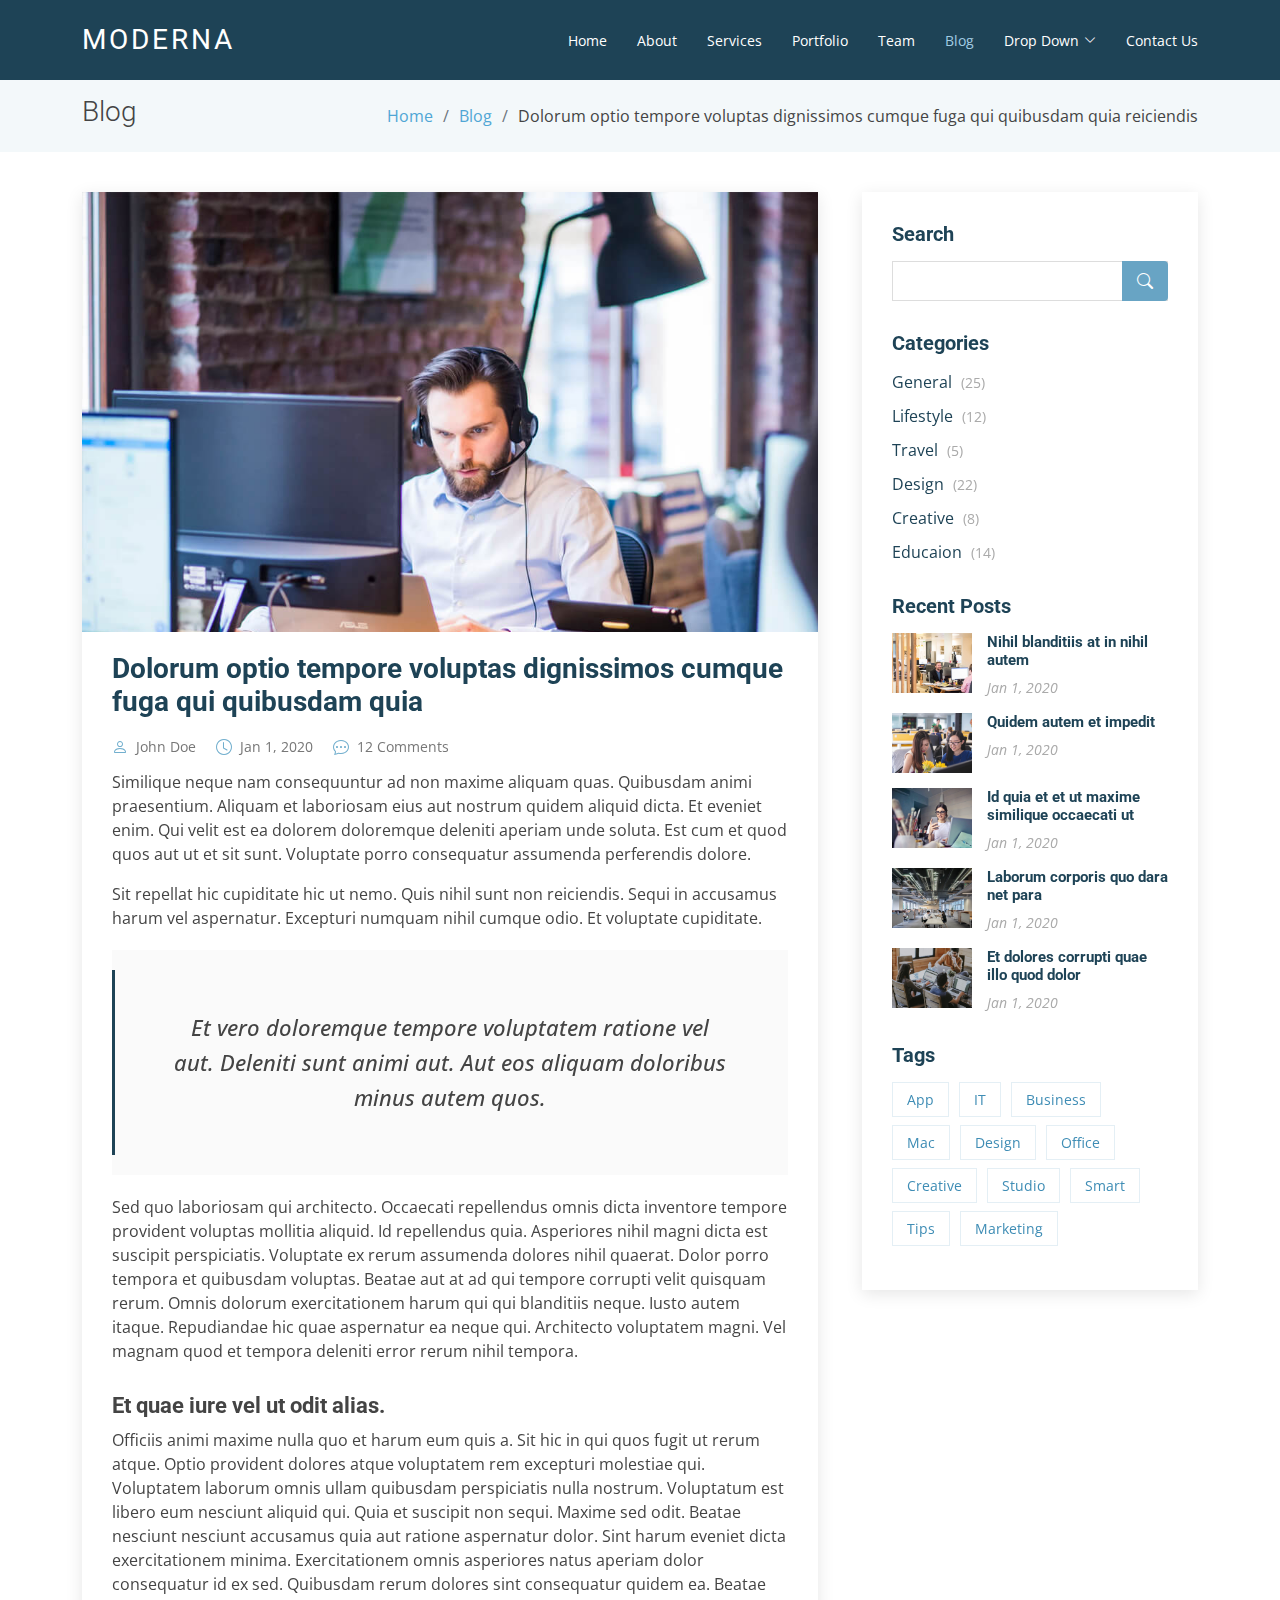
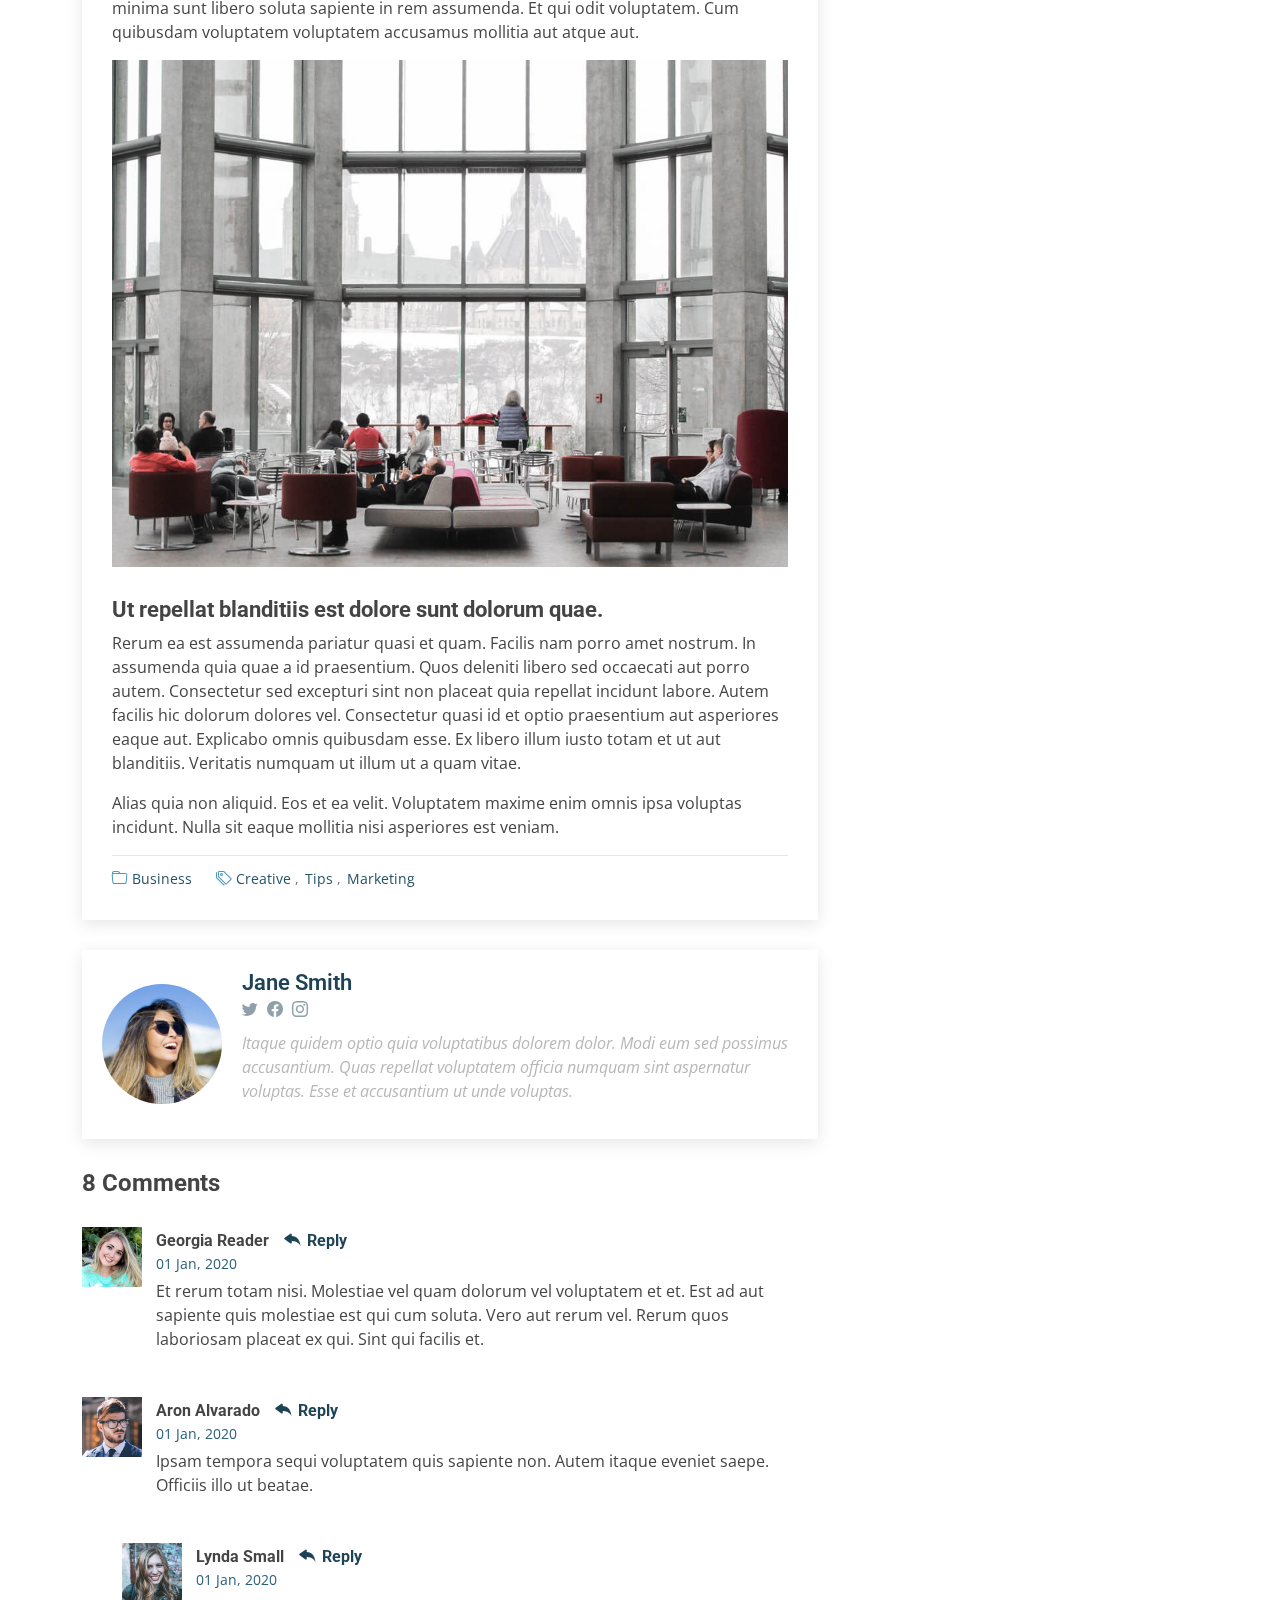
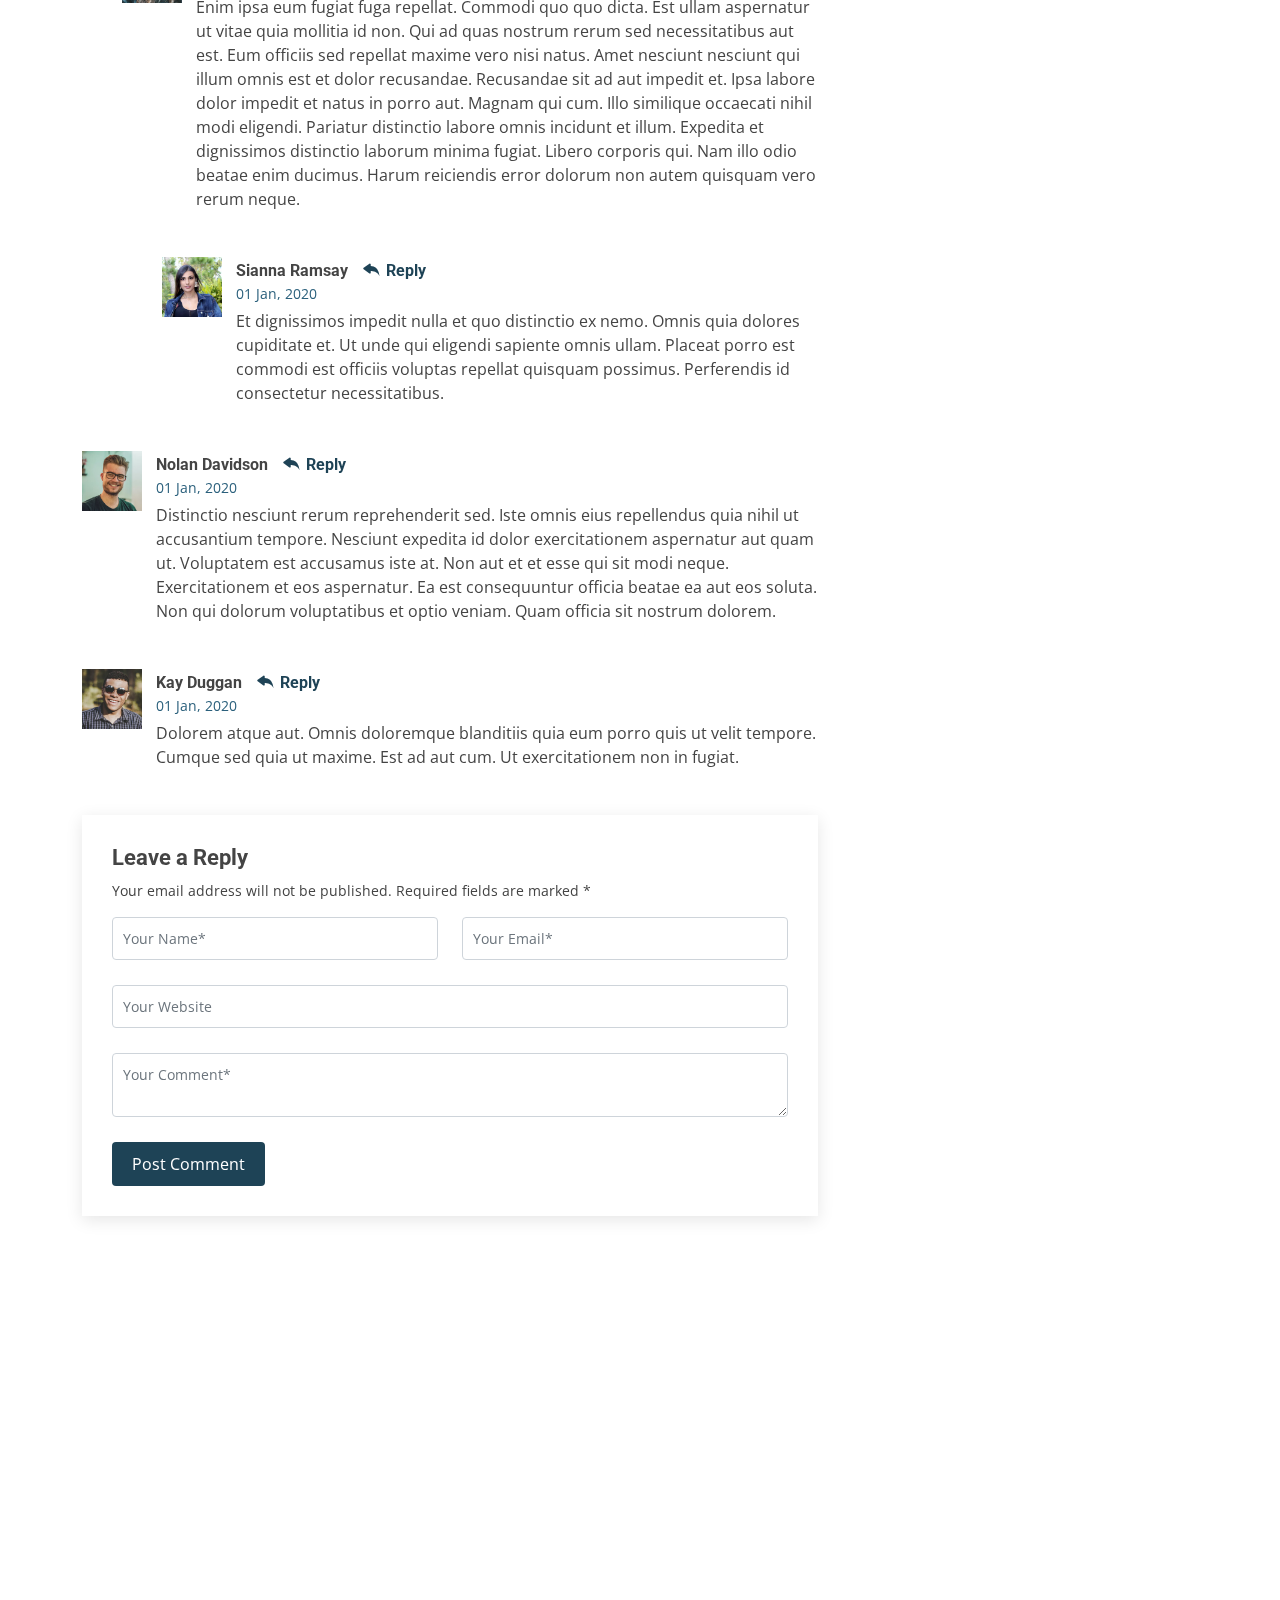
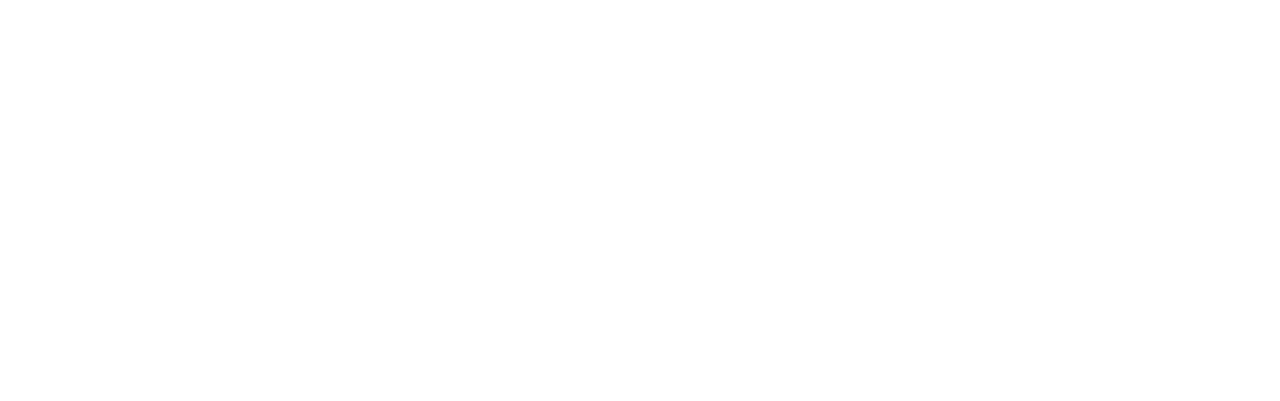
<file: blog-single.html>
<!DOCTYPE html>
<html lang="en">

<head>
  <meta charset="utf-8">
  <meta content="width=device-width, initial-scale=1.0" name="viewport">

  <title>Blog Single - Moderna Bootstrap Template</title>
  <meta content="" name="description">
  <meta content="" name="keywords">

  <!-- Favicons -->
  <link href="assets/img/favicon.png" rel="icon">
  <link href="assets/img/apple-touch-icon.png" rel="apple-touch-icon">

  <!-- Google Fonts -->
  <link href="https://fonts.googleapis.com/css?family=Open+Sans:300,300i,400,400i,600,600i,700,700i|Roboto:300,300i,400,400i,500,500i,700,700i&display=swap" rel="stylesheet">

  <!-- Vendor CSS Files -->
  <link href="assets/vendor/animate.css/animate.min.css" rel="stylesheet">
  <link href="assets/vendor/aos/aos.css" rel="stylesheet">
  <link href="assets/vendor/bootstrap/css/bootstrap.min.css" rel="stylesheet">
  <link href="assets/vendor/bootstrap-icons/bootstrap-icons.css" rel="stylesheet">
  <link href="assets/vendor/boxicons/css/boxicons.min.css" rel="stylesheet">
  <link href="assets/vendor/glightbox/css/glightbox.min.css" rel="stylesheet">
  <link href="assets/vendor/swiper/swiper-bundle.min.css" rel="stylesheet">

  <!-- Template Main CSS File -->
  <link href="assets/css/style.css" rel="stylesheet">

  <!-- =======================================================
  * Template Name: Moderna - v4.10.1
  * Template URL: https://bootstrapmade.com/free-bootstrap-template-corporate-moderna/
  * Author: BootstrapMade.com
  * License: https://bootstrapmade.com/license/
  ======================================================== -->
</head>

<body>

  <!-- ======= Header ======= -->
  <header id="header" class="fixed-top d-flex align-items-center ">
    <div class="container d-flex justify-content-between align-items-center">

      <div class="logo">
        <h1 class="text-light"><a href="index.html"><span>Moderna</span></a></h1>
        <!-- Uncomment below if you prefer to use an image logo -->
        <!-- <a href="index.html"><img src="assets/img/logo.png" alt="" class="img-fluid"></a>-->
      </div>

      <nav id="navbar" class="navbar">
        <ul>
          <li><a class="" href="index.html">Home</a></li>
          <li><a href="about.html">About</a></li>
          <li><a href="services.html">Services</a></li>
          <li><a href="portfolio.html">Portfolio</a></li>
          <li><a href="team.html">Team</a></li>
          <li><a class="active" href="blog.html">Blog</a></li>
          <li class="dropdown"><a href="#"><span>Drop Down</span> <i class="bi bi-chevron-down"></i></a>
            <ul>
              <li><a href="#">Drop Down 1</a></li>
              <li class="dropdown"><a href="#"><span>Deep Drop Down</span> <i class="bi bi-chevron-right"></i></a>
                <ul>
                  <li><a href="#">Deep Drop Down 1</a></li>
                  <li><a href="#">Deep Drop Down 2</a></li>
                  <li><a href="#">Deep Drop Down 3</a></li>
                  <li><a href="#">Deep Drop Down 4</a></li>
                  <li><a href="#">Deep Drop Down 5</a></li>
                </ul>
              </li>
              <li><a href="#">Drop Down 2</a></li>
              <li><a href="#">Drop Down 3</a></li>
              <li><a href="#">Drop Down 4</a></li>
            </ul>
          </li>
          <li><a href="contact.html">Contact Us</a></li>
        </ul>
        <i class="bi bi-list mobile-nav-toggle"></i>
      </nav><!-- .navbar -->

    </div>
  </header><!-- End Header -->

  <main id="main">

    <!-- ======= Blog Section ======= -->
    <section class="breadcrumbs">
      <div class="container">

        <div class="d-flex justify-content-between align-items-center">
          <h2>Blog</h2>

          <ol>
            <li><a href="index.html">Home</a></li>
            <li><a href="blog.html">Blog</a></li>
            <li>Dolorum optio tempore voluptas dignissimos cumque fuga qui quibusdam quia reiciendis</li>
          </ol>
        </div>

      </div>
    </section><!-- End Blog Section -->

    <!-- ======= Blog Single Section ======= -->
    <section id="blog" class="blog">
      <div class="container" data-aos="fade-up">

        <div class="row">

          <div class="col-lg-8 entries">

            <article class="entry entry-single">

              <div class="entry-img">
                <img src="assets/img/blog/blog-1.jpg" alt="" class="img-fluid">
              </div>

              <h2 class="entry-title">
                <a href="blog-single.html">Dolorum optio tempore voluptas dignissimos cumque fuga qui quibusdam quia</a>
              </h2>

              <div class="entry-meta">
                <ul>
                  <li class="d-flex align-items-center"><i class="bi bi-person"></i> <a href="blog-single.html">John Doe</a></li>
                  <li class="d-flex align-items-center"><i class="bi bi-clock"></i> <a href="blog-single.html"><time datetime="2020-01-01">Jan 1, 2020</time></a></li>
                  <li class="d-flex align-items-center"><i class="bi bi-chat-dots"></i> <a href="blog-single.html">12 Comments</a></li>
                </ul>
              </div>

              <div class="entry-content">
                <p>
                  Similique neque nam consequuntur ad non maxime aliquam quas. Quibusdam animi praesentium. Aliquam et laboriosam eius aut nostrum quidem aliquid dicta.
                  Et eveniet enim. Qui velit est ea dolorem doloremque deleniti aperiam unde soluta. Est cum et quod quos aut ut et sit sunt. Voluptate porro consequatur assumenda perferendis dolore.
                </p>

                <p>
                  Sit repellat hic cupiditate hic ut nemo. Quis nihil sunt non reiciendis. Sequi in accusamus harum vel aspernatur. Excepturi numquam nihil cumque odio. Et voluptate cupiditate.
                </p>

                <blockquote>
                  <p>
                    Et vero doloremque tempore voluptatem ratione vel aut. Deleniti sunt animi aut. Aut eos aliquam doloribus minus autem quos.
                  </p>
                </blockquote>

                <p>
                  Sed quo laboriosam qui architecto. Occaecati repellendus omnis dicta inventore tempore provident voluptas mollitia aliquid. Id repellendus quia. Asperiores nihil magni dicta est suscipit perspiciatis. Voluptate ex rerum assumenda dolores nihil quaerat.
                  Dolor porro tempora et quibusdam voluptas. Beatae aut at ad qui tempore corrupti velit quisquam rerum. Omnis dolorum exercitationem harum qui qui blanditiis neque.
                  Iusto autem itaque. Repudiandae hic quae aspernatur ea neque qui. Architecto voluptatem magni. Vel magnam quod et tempora deleniti error rerum nihil tempora.
                </p>

                <h3>Et quae iure vel ut odit alias.</h3>
                <p>
                  Officiis animi maxime nulla quo et harum eum quis a. Sit hic in qui quos fugit ut rerum atque. Optio provident dolores atque voluptatem rem excepturi molestiae qui. Voluptatem laborum omnis ullam quibusdam perspiciatis nulla nostrum. Voluptatum est libero eum nesciunt aliquid qui.
                  Quia et suscipit non sequi. Maxime sed odit. Beatae nesciunt nesciunt accusamus quia aut ratione aspernatur dolor. Sint harum eveniet dicta exercitationem minima. Exercitationem omnis asperiores natus aperiam dolor consequatur id ex sed. Quibusdam rerum dolores sint consequatur quidem ea.
                  Beatae minima sunt libero soluta sapiente in rem assumenda. Et qui odit voluptatem. Cum quibusdam voluptatem voluptatem accusamus mollitia aut atque aut.
                </p>
                <img src="assets/img/blog/blog-inside-post.jpg" class="img-fluid" alt="">

                <h3>Ut repellat blanditiis est dolore sunt dolorum quae.</h3>
                <p>
                  Rerum ea est assumenda pariatur quasi et quam. Facilis nam porro amet nostrum. In assumenda quia quae a id praesentium. Quos deleniti libero sed occaecati aut porro autem. Consectetur sed excepturi sint non placeat quia repellat incidunt labore. Autem facilis hic dolorum dolores vel.
                  Consectetur quasi id et optio praesentium aut asperiores eaque aut. Explicabo omnis quibusdam esse. Ex libero illum iusto totam et ut aut blanditiis. Veritatis numquam ut illum ut a quam vitae.
                </p>
                <p>
                  Alias quia non aliquid. Eos et ea velit. Voluptatem maxime enim omnis ipsa voluptas incidunt. Nulla sit eaque mollitia nisi asperiores est veniam.
                </p>

              </div>

              <div class="entry-footer">
                <i class="bi bi-folder"></i>
                <ul class="cats">
                  <li><a href="#">Business</a></li>
                </ul>

                <i class="bi bi-tags"></i>
                <ul class="tags">
                  <li><a href="#">Creative</a></li>
                  <li><a href="#">Tips</a></li>
                  <li><a href="#">Marketing</a></li>
                </ul>
              </div>

            </article><!-- End blog entry -->

            <div class="blog-author d-flex align-items-center">
              <img src="assets/img/blog/blog-author.jpg" class="rounded-circle float-left" alt="">
              <div>
                <h4>Jane Smith</h4>
                <div class="social-links">
                  <a href="https://twitters.com/#"><i class="bi bi-twitter"></i></a>
                  <a href="https://facebook.com/#"><i class="bi bi-facebook"></i></a>
                  <a href="https://instagram.com/#"><i class="biu bi-instagram"></i></a>
                </div>
                <p>
                  Itaque quidem optio quia voluptatibus dolorem dolor. Modi eum sed possimus accusantium. Quas repellat voluptatem officia numquam sint aspernatur voluptas. Esse et accusantium ut unde voluptas.
                </p>
              </div>
            </div><!-- End blog author bio -->

            <div class="blog-comments">

              <h4 class="comments-count">8 Comments</h4>

              <div id="comment-1" class="comment">
                <div class="d-flex">
                  <div class="comment-img"><img src="assets/img/blog/comments-1.jpg" alt=""></div>
                  <div>
                    <h5><a href="">Georgia Reader</a> <a href="#" class="reply"><i class="bi bi-reply-fill"></i> Reply</a></h5>
                    <time datetime="2020-01-01">01 Jan, 2020</time>
                    <p>
                      Et rerum totam nisi. Molestiae vel quam dolorum vel voluptatem et et. Est ad aut sapiente quis molestiae est qui cum soluta.
                      Vero aut rerum vel. Rerum quos laboriosam placeat ex qui. Sint qui facilis et.
                    </p>
                  </div>
                </div>
              </div><!-- End comment #1 -->

              <div id="comment-2" class="comment">
                <div class="d-flex">
                  <div class="comment-img"><img src="assets/img/blog/comments-2.jpg" alt=""></div>
                  <div>
                    <h5><a href="">Aron Alvarado</a> <a href="#" class="reply"><i class="bi bi-reply-fill"></i> Reply</a></h5>
                    <time datetime="2020-01-01">01 Jan, 2020</time>
                    <p>
                      Ipsam tempora sequi voluptatem quis sapiente non. Autem itaque eveniet saepe. Officiis illo ut beatae.
                    </p>
                  </div>
                </div>

                <div id="comment-reply-1" class="comment comment-reply">
                  <div class="d-flex">
                    <div class="comment-img"><img src="assets/img/blog/comments-3.jpg" alt=""></div>
                    <div>
                      <h5><a href="">Lynda Small</a> <a href="#" class="reply"><i class="bi bi-reply-fill"></i> Reply</a></h5>
                      <time datetime="2020-01-01">01 Jan, 2020</time>
                      <p>
                        Enim ipsa eum fugiat fuga repellat. Commodi quo quo dicta. Est ullam aspernatur ut vitae quia mollitia id non. Qui ad quas nostrum rerum sed necessitatibus aut est. Eum officiis sed repellat maxime vero nisi natus. Amet nesciunt nesciunt qui illum omnis est et dolor recusandae.

                        Recusandae sit ad aut impedit et. Ipsa labore dolor impedit et natus in porro aut. Magnam qui cum. Illo similique occaecati nihil modi eligendi. Pariatur distinctio labore omnis incidunt et illum. Expedita et dignissimos distinctio laborum minima fugiat.

                        Libero corporis qui. Nam illo odio beatae enim ducimus. Harum reiciendis error dolorum non autem quisquam vero rerum neque.
                      </p>
                    </div>
                  </div>

                  <div id="comment-reply-2" class="comment comment-reply">
                    <div class="d-flex">
                      <div class="comment-img"><img src="assets/img/blog/comments-4.jpg" alt=""></div>
                      <div>
                        <h5><a href="">Sianna Ramsay</a> <a href="#" class="reply"><i class="bi bi-reply-fill"></i> Reply</a></h5>
                        <time datetime="2020-01-01">01 Jan, 2020</time>
                        <p>
                          Et dignissimos impedit nulla et quo distinctio ex nemo. Omnis quia dolores cupiditate et. Ut unde qui eligendi sapiente omnis ullam. Placeat porro est commodi est officiis voluptas repellat quisquam possimus. Perferendis id consectetur necessitatibus.
                        </p>
                      </div>
                    </div>

                  </div><!-- End comment reply #2-->

                </div><!-- End comment reply #1-->

              </div><!-- End comment #2-->

              <div id="comment-3" class="comment">
                <div class="d-flex">
                  <div class="comment-img"><img src="assets/img/blog/comments-5.jpg" alt=""></div>
                  <div>
                    <h5><a href="">Nolan Davidson</a> <a href="#" class="reply"><i class="bi bi-reply-fill"></i> Reply</a></h5>
                    <time datetime="2020-01-01">01 Jan, 2020</time>
                    <p>
                      Distinctio nesciunt rerum reprehenderit sed. Iste omnis eius repellendus quia nihil ut accusantium tempore. Nesciunt expedita id dolor exercitationem aspernatur aut quam ut. Voluptatem est accusamus iste at.
                      Non aut et et esse qui sit modi neque. Exercitationem et eos aspernatur. Ea est consequuntur officia beatae ea aut eos soluta. Non qui dolorum voluptatibus et optio veniam. Quam officia sit nostrum dolorem.
                    </p>
                  </div>
                </div>

              </div><!-- End comment #3 -->

              <div id="comment-4" class="comment">
                <div class="d-flex">
                  <div class="comment-img"><img src="assets/img/blog/comments-6.jpg" alt=""></div>
                  <div>
                    <h5><a href="">Kay Duggan</a> <a href="#" class="reply"><i class="bi bi-reply-fill"></i> Reply</a></h5>
                    <time datetime="2020-01-01">01 Jan, 2020</time>
                    <p>
                      Dolorem atque aut. Omnis doloremque blanditiis quia eum porro quis ut velit tempore. Cumque sed quia ut maxime. Est ad aut cum. Ut exercitationem non in fugiat.
                    </p>
                  </div>
                </div>

              </div><!-- End comment #4 -->

              <div class="reply-form">
                <h4>Leave a Reply</h4>
                <p>Your email address will not be published. Required fields are marked * </p>
                <form action="">
                  <div class="row">
                    <div class="col-md-6 form-group">
                      <input name="name" type="text" class="form-control" placeholder="Your Name*">
                    </div>
                    <div class="col-md-6 form-group">
                      <input name="email" type="text" class="form-control" placeholder="Your Email*">
                    </div>
                  </div>
                  <div class="row">
                    <div class="col form-group">
                      <input name="website" type="text" class="form-control" placeholder="Your Website">
                    </div>
                  </div>
                  <div class="row">
                    <div class="col form-group">
                      <textarea name="comment" class="form-control" placeholder="Your Comment*"></textarea>
                    </div>
                  </div>
                  <button type="submit" class="btn btn-primary">Post Comment</button>

                </form>

              </div>

            </div><!-- End blog comments -->

          </div><!-- End blog entries list -->

          <div class="col-lg-4">

            <div class="sidebar">

              <h3 class="sidebar-title">Search</h3>
              <div class="sidebar-item search-form">
                <form action="">
                  <input type="text">
                  <button type="submit"><i class="bi bi-search"></i></button>
                </form>
              </div><!-- End sidebar search formn-->

              <h3 class="sidebar-title">Categories</h3>
              <div class="sidebar-item categories">
                <ul>
                  <li><a href="#">General <span>(25)</span></a></li>
                  <li><a href="#">Lifestyle <span>(12)</span></a></li>
                  <li><a href="#">Travel <span>(5)</span></a></li>
                  <li><a href="#">Design <span>(22)</span></a></li>
                  <li><a href="#">Creative <span>(8)</span></a></li>
                  <li><a href="#">Educaion <span>(14)</span></a></li>
                </ul>
              </div><!-- End sidebar categories-->

              <h3 class="sidebar-title">Recent Posts</h3>
              <div class="sidebar-item recent-posts">
                <div class="post-item clearfix">
                  <img src="assets/img/blog/blog-recent-1.jpg" alt="">
                  <h4><a href="blog-single.html">Nihil blanditiis at in nihil autem</a></h4>
                  <time datetime="2020-01-01">Jan 1, 2020</time>
                </div>

                <div class="post-item clearfix">
                  <img src="assets/img/blog/blog-recent-2.jpg" alt="">
                  <h4><a href="blog-single.html">Quidem autem et impedit</a></h4>
                  <time datetime="2020-01-01">Jan 1, 2020</time>
                </div>

                <div class="post-item clearfix">
                  <img src="assets/img/blog/blog-recent-3.jpg" alt="">
                  <h4><a href="blog-single.html">Id quia et et ut maxime similique occaecati ut</a></h4>
                  <time datetime="2020-01-01">Jan 1, 2020</time>
                </div>

                <div class="post-item clearfix">
                  <img src="assets/img/blog/blog-recent-4.jpg" alt="">
                  <h4><a href="blog-single.html">Laborum corporis quo dara net para</a></h4>
                  <time datetime="2020-01-01">Jan 1, 2020</time>
                </div>

                <div class="post-item clearfix">
                  <img src="assets/img/blog/blog-recent-5.jpg" alt="">
                  <h4><a href="blog-single.html">Et dolores corrupti quae illo quod dolor</a></h4>
                  <time datetime="2020-01-01">Jan 1, 2020</time>
                </div>

              </div><!-- End sidebar recent posts-->

              <h3 class="sidebar-title">Tags</h3>
              <div class="sidebar-item tags">
                <ul>
                  <li><a href="#">App</a></li>
                  <li><a href="#">IT</a></li>
                  <li><a href="#">Business</a></li>
                  <li><a href="#">Mac</a></li>
                  <li><a href="#">Design</a></li>
                  <li><a href="#">Office</a></li>
                  <li><a href="#">Creative</a></li>
                  <li><a href="#">Studio</a></li>
                  <li><a href="#">Smart</a></li>
                  <li><a href="#">Tips</a></li>
                  <li><a href="#">Marketing</a></li>
                </ul>
              </div><!-- End sidebar tags-->

            </div><!-- End sidebar -->

          </div><!-- End blog sidebar -->

        </div>

      </div>
    </section><!-- End Blog Single Section -->

  </main><!-- End #main -->

  <!-- ======= Footer ======= -->
  <footer id="footer" data-aos="fade-up" data-aos-easing="ease-in-out" data-aos-duration="500">

    <div class="footer-newsletter">
      <div class="container">
        <div class="row">
          <div class="col-lg-6">
            <h4>Our Newsletter</h4>
            <p>Tamen quem nulla quae legam multos aute sint culpa legam noster magna</p>
          </div>
          <div class="col-lg-6">
            <form action="" method="post">
              <input type="email" name="email"><input type="submit" value="Subscribe">
            </form>
          </div>
        </div>
      </div>
    </div>

    <div class="footer-top">
      <div class="container">
        <div class="row">

          <div class="col-lg-3 col-md-6 footer-links">
            <h4>Useful Links</h4>
            <ul>
              <li><i class="bx bx-chevron-right"></i> <a href="#">Home</a></li>
              <li><i class="bx bx-chevron-right"></i> <a href="#">About us</a></li>
              <li><i class="bx bx-chevron-right"></i> <a href="#">Services</a></li>
              <li><i class="bx bx-chevron-right"></i> <a href="#">Terms of service</a></li>
              <li><i class="bx bx-chevron-right"></i> <a href="#">Privacy policy</a></li>
            </ul>
          </div>

          <div class="col-lg-3 col-md-6 footer-links">
            <h4>Our Services</h4>
            <ul>
              <li><i class="bx bx-chevron-right"></i> <a href="#">Web Design</a></li>
              <li><i class="bx bx-chevron-right"></i> <a href="#">Web Development</a></li>
              <li><i class="bx bx-chevron-right"></i> <a href="#">Product Management</a></li>
              <li><i class="bx bx-chevron-right"></i> <a href="#">Marketing</a></li>
              <li><i class="bx bx-chevron-right"></i> <a href="#">Graphic Design</a></li>
            </ul>
          </div>

          <div class="col-lg-3 col-md-6 footer-contact">
            <h4>Contact Us</h4>
            <p>
              A108 Adam Street <br>
              New York, NY 535022<br>
              United States <br><br>
              <strong>Phone:</strong> +1 5589 55488 55<br>
              <strong>Email:</strong> info@example.com<br>
            </p>

          </div>

          <div class="col-lg-3 col-md-6 footer-info">
            <h3>About Moderna</h3>
            <p>Cras fermentum odio eu feugiat lide par naso tierra. Justo eget nada terra videa magna derita valies darta donna mare fermentum iaculis eu non diam phasellus.</p>
            <div class="social-links mt-3">
              <a href="#" class="twitter"><i class="bx bxl-twitter"></i></a>
              <a href="#" class="facebook"><i class="bx bxl-facebook"></i></a>
              <a href="#" class="instagram"><i class="bx bxl-instagram"></i></a>
              <a href="#" class="linkedin"><i class="bx bxl-linkedin"></i></a>
            </div>
          </div>

        </div>
      </div>
    </div>

    <div class="container">
      <div class="copyright">
        &copy; Copyright <strong><span>Moderna</span></strong>. All Rights Reserved
      </div>
      <div class="credits">
        <!-- All the links in the footer should remain intact. -->
        <!-- You can delete the links only if you purchased the pro version. -->
        <!-- Licensing information: https://bootstrapmade.com/license/ -->
        <!-- Purchase the pro version with working PHP/AJAX contact form: https://bootstrapmade.com/free-bootstrap-template-corporate-moderna/ -->
        Designed by <a href="https://bootstrapmade.com/">BootstrapMade</a>
      </div>
    </div>
  </footer><!-- End Footer -->

  <a href="#" class="back-to-top d-flex align-items-center justify-content-center"><i class="bi bi-arrow-up-short"></i></a>

  <!-- Vendor JS Files -->
  <script src="assets/vendor/purecounter/purecounter_vanilla.js"></script>
  <script src="assets/vendor/aos/aos.js"></script>
  <script src="assets/vendor/bootstrap/js/bootstrap.bundle.min.js"></script>
  <script src="assets/vendor/glightbox/js/glightbox.min.js"></script>
  <script src="assets/vendor/isotope-layout/isotope.pkgd.min.js"></script>
  <script src="assets/vendor/swiper/swiper-bundle.min.js"></script>
  <script src="assets/vendor/waypoints/noframework.waypoints.js"></script>
  <script src="assets/vendor/php-email-form/validate.js"></script>

  <!-- Template Main JS File -->
  <script src="assets/js/main.js"></script>

</body>

</html>
</file>
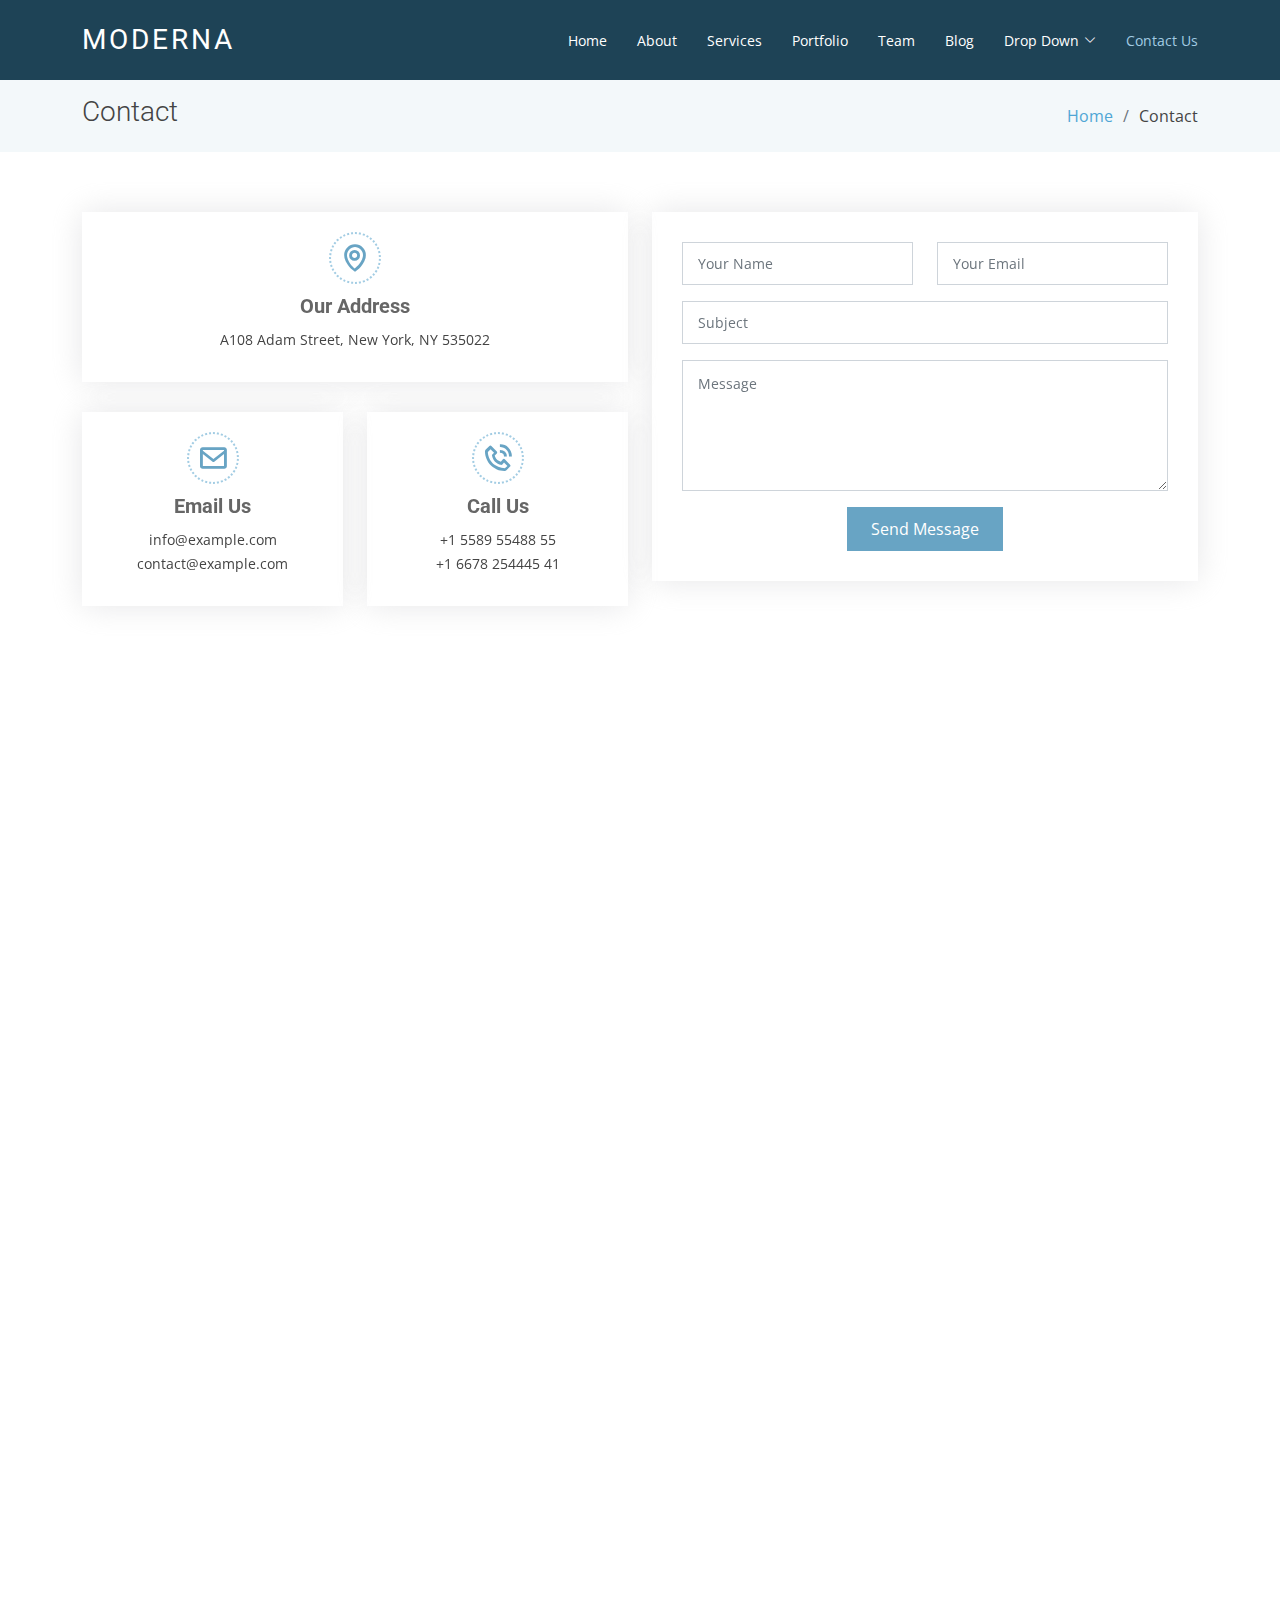
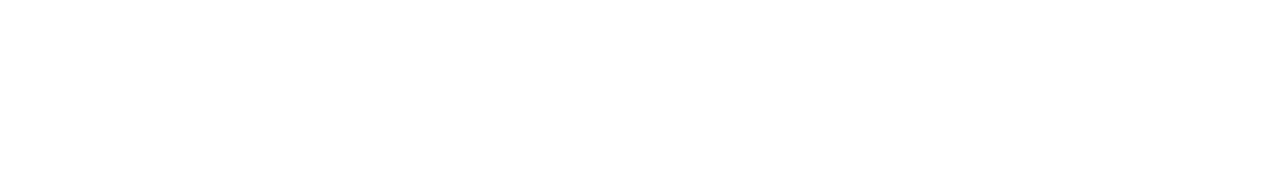
<file: contact.html>
<!DOCTYPE html>
<html lang="en">

<head>
  <meta charset="utf-8">
  <meta content="width=device-width, initial-scale=1.0" name="viewport">

  <title>Contact - Moderna Bootstrap Template</title>
  <meta content="" name="description">
  <meta content="" name="keywords">

  <!-- Favicons -->
  <link href="assets/img/favicon.png" rel="icon">
  <link href="assets/img/apple-touch-icon.png" rel="apple-touch-icon">

  <!-- Google Fonts -->
  <link href="https://fonts.googleapis.com/css?family=Open+Sans:300,300i,400,400i,600,600i,700,700i|Roboto:300,300i,400,400i,500,500i,700,700i&display=swap" rel="stylesheet">

  <!-- Vendor CSS Files -->
  <link href="assets/vendor/animate.css/animate.min.css" rel="stylesheet">
  <link href="assets/vendor/aos/aos.css" rel="stylesheet">
  <link href="assets/vendor/bootstrap/css/bootstrap.min.css" rel="stylesheet">
  <link href="assets/vendor/bootstrap-icons/bootstrap-icons.css" rel="stylesheet">
  <link href="assets/vendor/boxicons/css/boxicons.min.css" rel="stylesheet">
  <link href="assets/vendor/glightbox/css/glightbox.min.css" rel="stylesheet">
  <link href="assets/vendor/swiper/swiper-bundle.min.css" rel="stylesheet">

  <!-- Template Main CSS File -->
  <link href="assets/css/style.css" rel="stylesheet">

  <!-- =======================================================
  * Template Name: Moderna - v4.10.1
  * Template URL: https://bootstrapmade.com/free-bootstrap-template-corporate-moderna/
  * Author: BootstrapMade.com
  * License: https://bootstrapmade.com/license/
  ======================================================== -->
</head>

<body>

  <!-- ======= Header ======= -->
  <header id="header" class="fixed-top d-flex align-items-center ">
    <div class="container d-flex justify-content-between align-items-center">

      <div class="logo">
        <h1 class="text-light"><a href="index.html"><span>Moderna</span></a></h1>
        <!-- Uncomment below if you prefer to use an image logo -->
        <!-- <a href="index.html"><img src="assets/img/logo.png" alt="" class="img-fluid"></a>-->
      </div>

      <nav id="navbar" class="navbar">
        <ul>
          <li><a class="" href="index.html">Home</a></li>
          <li><a href="about.html">About</a></li>
          <li><a href="services.html">Services</a></li>
          <li><a href="portfolio.html">Portfolio</a></li>
          <li><a href="team.html">Team</a></li>
          <li><a href="blog.html">Blog</a></li>
          <li class="dropdown"><a href="#"><span>Drop Down</span> <i class="bi bi-chevron-down"></i></a>
            <ul>
              <li><a href="#">Drop Down 1</a></li>
              <li class="dropdown"><a href="#"><span>Deep Drop Down</span> <i class="bi bi-chevron-right"></i></a>
                <ul>
                  <li><a href="#">Deep Drop Down 1</a></li>
                  <li><a href="#">Deep Drop Down 2</a></li>
                  <li><a href="#">Deep Drop Down 3</a></li>
                  <li><a href="#">Deep Drop Down 4</a></li>
                  <li><a href="#">Deep Drop Down 5</a></li>
                </ul>
              </li>
              <li><a href="#">Drop Down 2</a></li>
              <li><a href="#">Drop Down 3</a></li>
              <li><a href="#">Drop Down 4</a></li>
            </ul>
          </li>
          <li><a class="active" href="contact.html">Contact Us</a></li>
        </ul>
        <i class="bi bi-list mobile-nav-toggle"></i>
      </nav><!-- .navbar -->

    </div>
  </header><!-- End Header -->

  <main id="main">

    <!-- ======= Contact Section ======= -->
    <section class="breadcrumbs">
      <div class="container">

        <div class="d-flex justify-content-between align-items-center">
          <h2>Contact</h2>
          <ol>
            <li><a href="index.html">Home</a></li>
            <li>Contact</li>
          </ol>
        </div>

      </div>
    </section><!-- End Contact Section -->

    <!-- ======= Contact Section ======= -->
    <section class="contact" data-aos="fade-up" data-aos-easing="ease-in-out" data-aos-duration="500">
      <div class="container">

        <div class="row">

          <div class="col-lg-6">

            <div class="row">
              <div class="col-md-12">
                <div class="info-box">
                  <i class="bx bx-map"></i>
                  <h3>Our Address</h3>
                  <p>A108 Adam Street, New York, NY 535022</p>
                </div>
              </div>
              <div class="col-md-6">
                <div class="info-box">
                  <i class="bx bx-envelope"></i>
                  <h3>Email Us</h3>
                  <p>info@example.com<br>contact@example.com</p>
                </div>
              </div>
              <div class="col-md-6">
                <div class="info-box">
                  <i class="bx bx-phone-call"></i>
                  <h3>Call Us</h3>
                  <p>+1 5589 55488 55<br>+1 6678 254445 41</p>
                </div>
              </div>
            </div>

          </div>

          <div class="col-lg-6">
            <form action="forms/contact.php" method="post" role="form" class="php-email-form">
              <div class="row">
                <div class="col-md-6 form-group">
                  <input type="text" name="name" class="form-control" id="name" placeholder="Your Name" required>
                </div>
                <div class="col-md-6 form-group mt-3 mt-md-0">
                  <input type="email" class="form-control" name="email" id="email" placeholder="Your Email" required>
                </div>
              </div>
              <div class="form-group mt-3">
                <input type="text" class="form-control" name="subject" id="subject" placeholder="Subject" required>
              </div>
              <div class="form-group mt-3">
                <textarea class="form-control" name="message" rows="5" placeholder="Message" required></textarea>
              </div>
              <div class="my-3">
                <div class="loading">Loading</div>
                <div class="error-message"></div>
                <div class="sent-message">Your message has been sent. Thank you!</div>
              </div>
              <div class="text-center"><button type="submit">Send Message</button></div>
            </form>
          </div>

        </div>

      </div>
    </section><!-- End Contact Section -->

    <!-- ======= Map Section ======= -->
    <section class="map mt-2">
      <div class="container-fluid p-0">
        <iframe src="https://www.google.com/maps/embed?pb=!1m18!1m12!1m3!1d3024.2219901290355!2d-74.00369368400567!3d40.71312937933185!2m3!1f0!2f0!3f0!3m2!1i1024!2i768!4f13.1!3m3!1m2!1s0x89c25a23e28c1191%3A0x49f75d3281df052a!2s150%20Park%20Row%2C%20New%20York%2C%20NY%2010007%2C%20USA!5e0!3m2!1sen!2sbg!4v1579767901424!5m2!1sen!2sbg" frameborder="0" style="border:0;" allowfullscreen=""></iframe>
      </div>
    </section><!-- End Map Section -->

  </main><!-- End #main -->

  <!-- ======= Footer ======= -->
  <footer id="footer" data-aos="fade-up" data-aos-easing="ease-in-out" data-aos-duration="500">

    <div class="footer-newsletter">
      <div class="container">
        <div class="row">
          <div class="col-lg-6">
            <h4>Our Newsletter</h4>
            <p>Tamen quem nulla quae legam multos aute sint culpa legam noster magna</p>
          </div>
          <div class="col-lg-6">
            <form action="" method="post">
              <input type="email" name="email"><input type="submit" value="Subscribe">
            </form>
          </div>
        </div>
      </div>
    </div>

    <div class="footer-top">
      <div class="container">
        <div class="row">

          <div class="col-lg-3 col-md-6 footer-links">
            <h4>Useful Links</h4>
            <ul>
              <li><i class="bx bx-chevron-right"></i> <a href="#">Home</a></li>
              <li><i class="bx bx-chevron-right"></i> <a href="#">About us</a></li>
              <li><i class="bx bx-chevron-right"></i> <a href="#">Services</a></li>
              <li><i class="bx bx-chevron-right"></i> <a href="#">Terms of service</a></li>
              <li><i class="bx bx-chevron-right"></i> <a href="#">Privacy policy</a></li>
            </ul>
          </div>

          <div class="col-lg-3 col-md-6 footer-links">
            <h4>Our Services</h4>
            <ul>
              <li><i class="bx bx-chevron-right"></i> <a href="#">Web Design</a></li>
              <li><i class="bx bx-chevron-right"></i> <a href="#">Web Development</a></li>
              <li><i class="bx bx-chevron-right"></i> <a href="#">Product Management</a></li>
              <li><i class="bx bx-chevron-right"></i> <a href="#">Marketing</a></li>
              <li><i class="bx bx-chevron-right"></i> <a href="#">Graphic Design</a></li>
            </ul>
          </div>

          <div class="col-lg-3 col-md-6 footer-contact">
            <h4>Contact Us</h4>
            <p>
              A108 Adam Street <br>
              New York, NY 535022<br>
              United States <br><br>
              <strong>Phone:</strong> +1 5589 55488 55<br>
              <strong>Email:</strong> info@example.com<br>
            </p>

          </div>

          <div class="col-lg-3 col-md-6 footer-info">
            <h3>About Moderna</h3>
            <p>Cras fermentum odio eu feugiat lide par naso tierra. Justo eget nada terra videa magna derita valies darta donna mare fermentum iaculis eu non diam phasellus.</p>
            <div class="social-links mt-3">
              <a href="#" class="twitter"><i class="bx bxl-twitter"></i></a>
              <a href="#" class="facebook"><i class="bx bxl-facebook"></i></a>
              <a href="#" class="instagram"><i class="bx bxl-instagram"></i></a>
              <a href="#" class="linkedin"><i class="bx bxl-linkedin"></i></a>
            </div>
          </div>

        </div>
      </div>
    </div>

    <div class="container">
      <div class="copyright">
        &copy; Copyright <strong><span>Moderna</span></strong>. All Rights Reserved
      </div>
      <div class="credits">
        <!-- All the links in the footer should remain intact. -->
        <!-- You can delete the links only if you purchased the pro version. -->
        <!-- Licensing information: https://bootstrapmade.com/license/ -->
        <!-- Purchase the pro version with working PHP/AJAX contact form: https://bootstrapmade.com/free-bootstrap-template-corporate-moderna/ -->
        Designed by <a href="https://bootstrapmade.com/">BootstrapMade</a>
      </div>
    </div>
  </footer><!-- End Footer -->

  <a href="#" class="back-to-top d-flex align-items-center justify-content-center"><i class="bi bi-arrow-up-short"></i></a>

  <!-- Vendor JS Files -->
  <script src="assets/vendor/purecounter/purecounter_vanilla.js"></script>
  <script src="assets/vendor/aos/aos.js"></script>
  <script src="assets/vendor/bootstrap/js/bootstrap.bundle.min.js"></script>
  <script src="assets/vendor/glightbox/js/glightbox.min.js"></script>
  <script src="assets/vendor/isotope-layout/isotope.pkgd.min.js"></script>
  <script src="assets/vendor/swiper/swiper-bundle.min.js"></script>
  <script src="assets/vendor/waypoints/noframework.waypoints.js"></script>
  <script src="assets/vendor/php-email-form/validate.js"></script>

  <!-- Template Main JS File -->
  <script src="assets/js/main.js"></script>

</body>

</html>
</file>
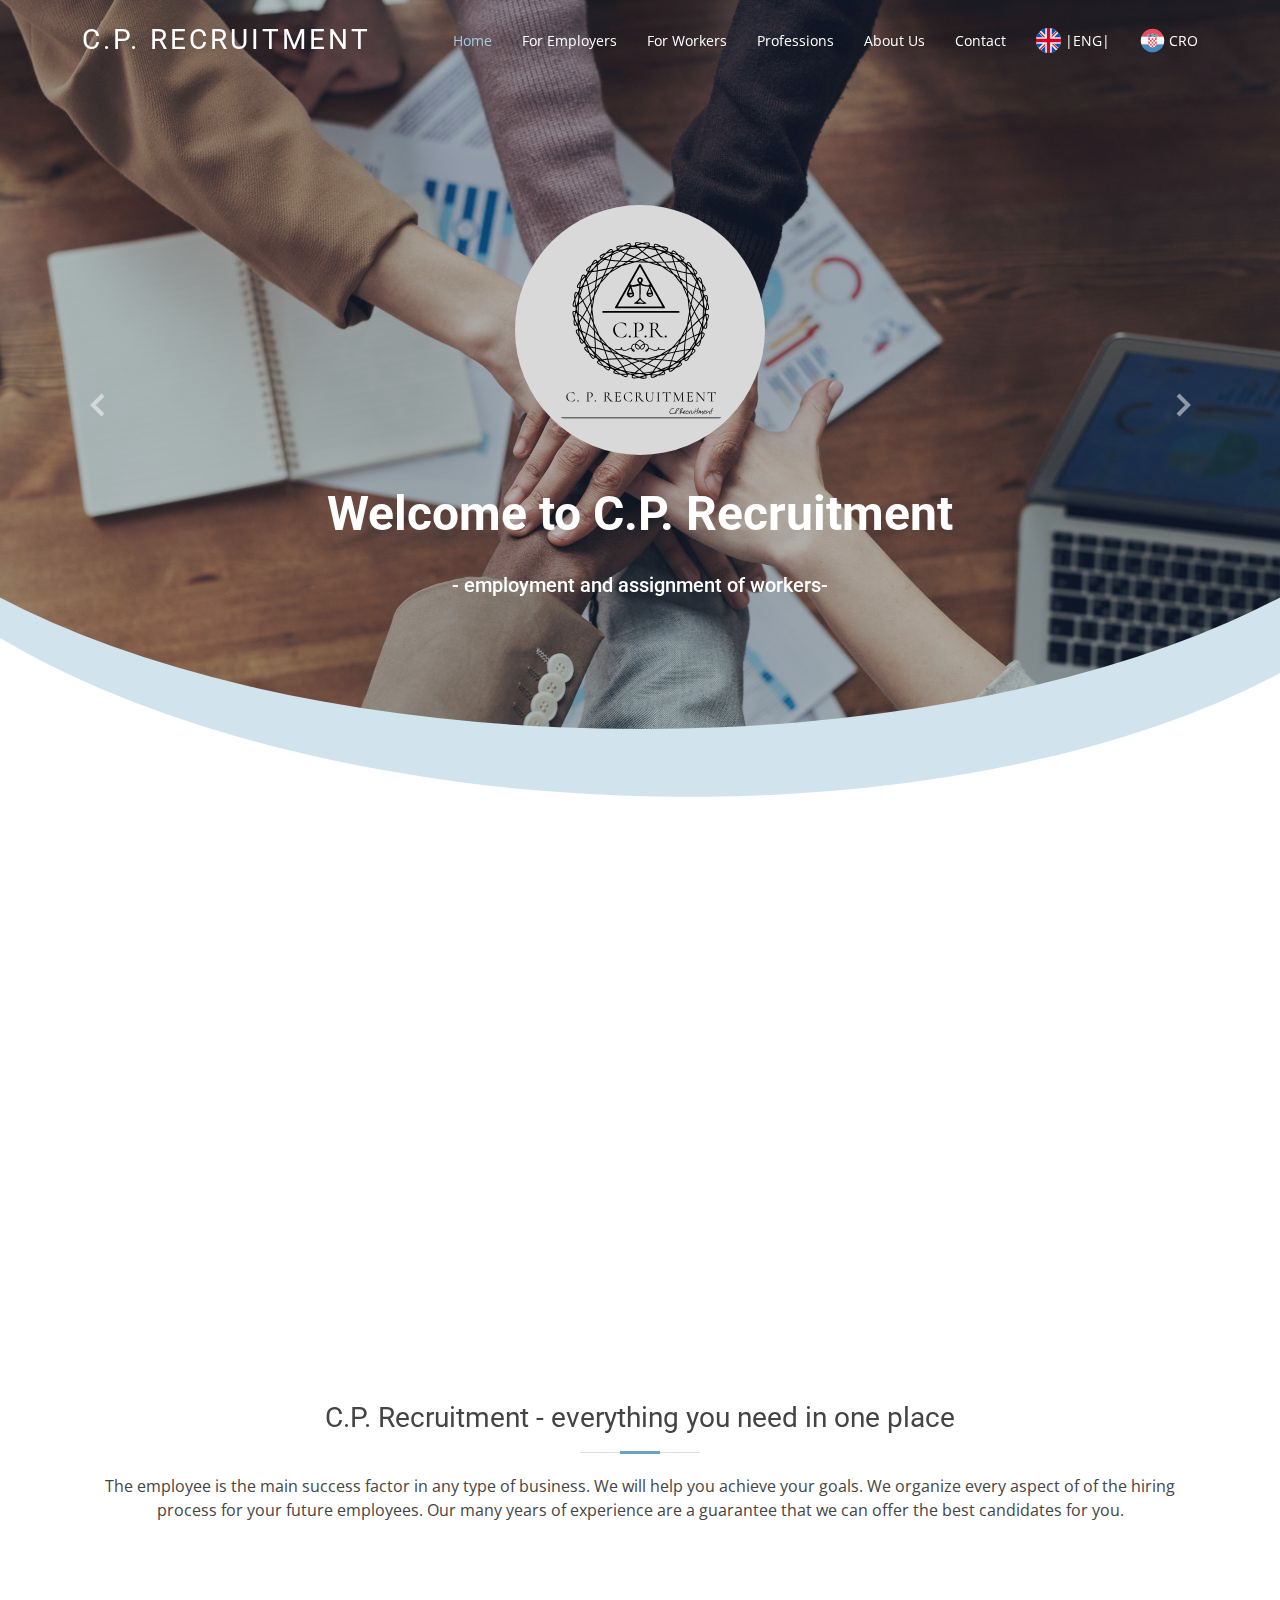
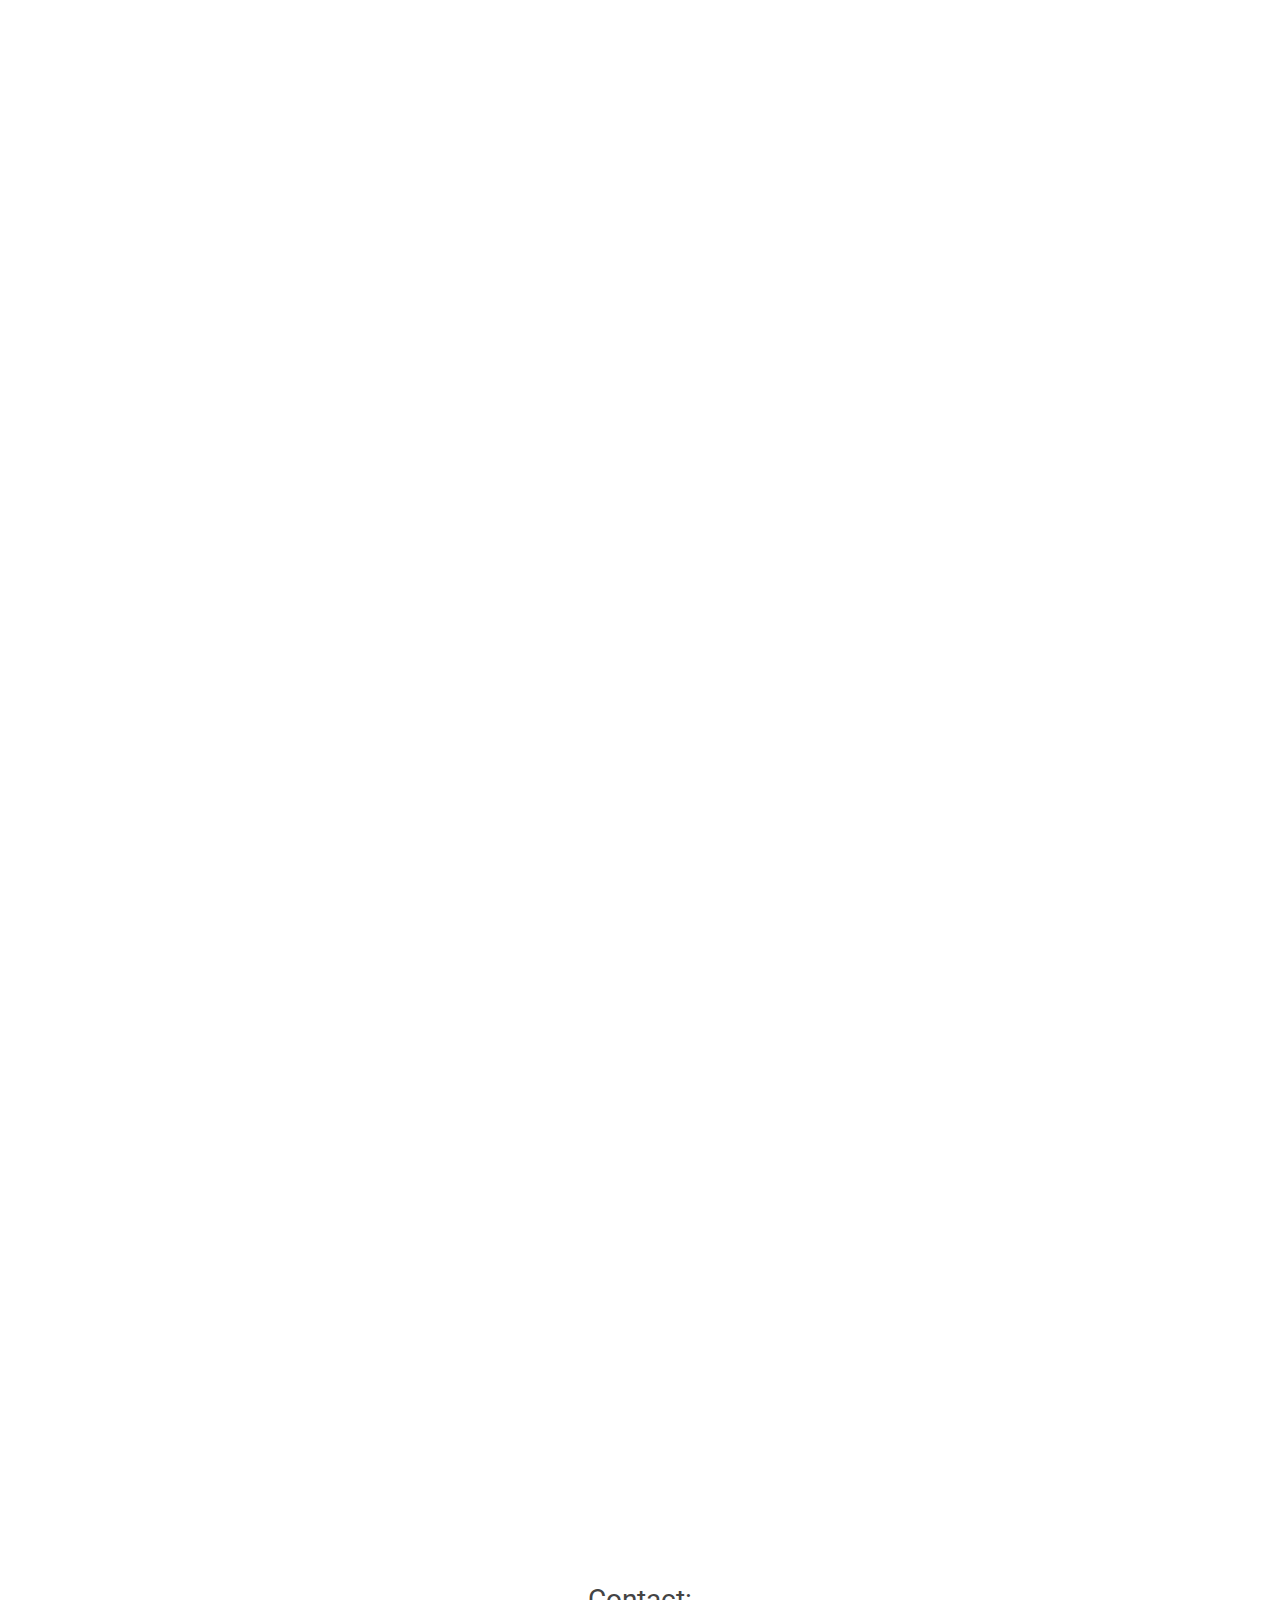
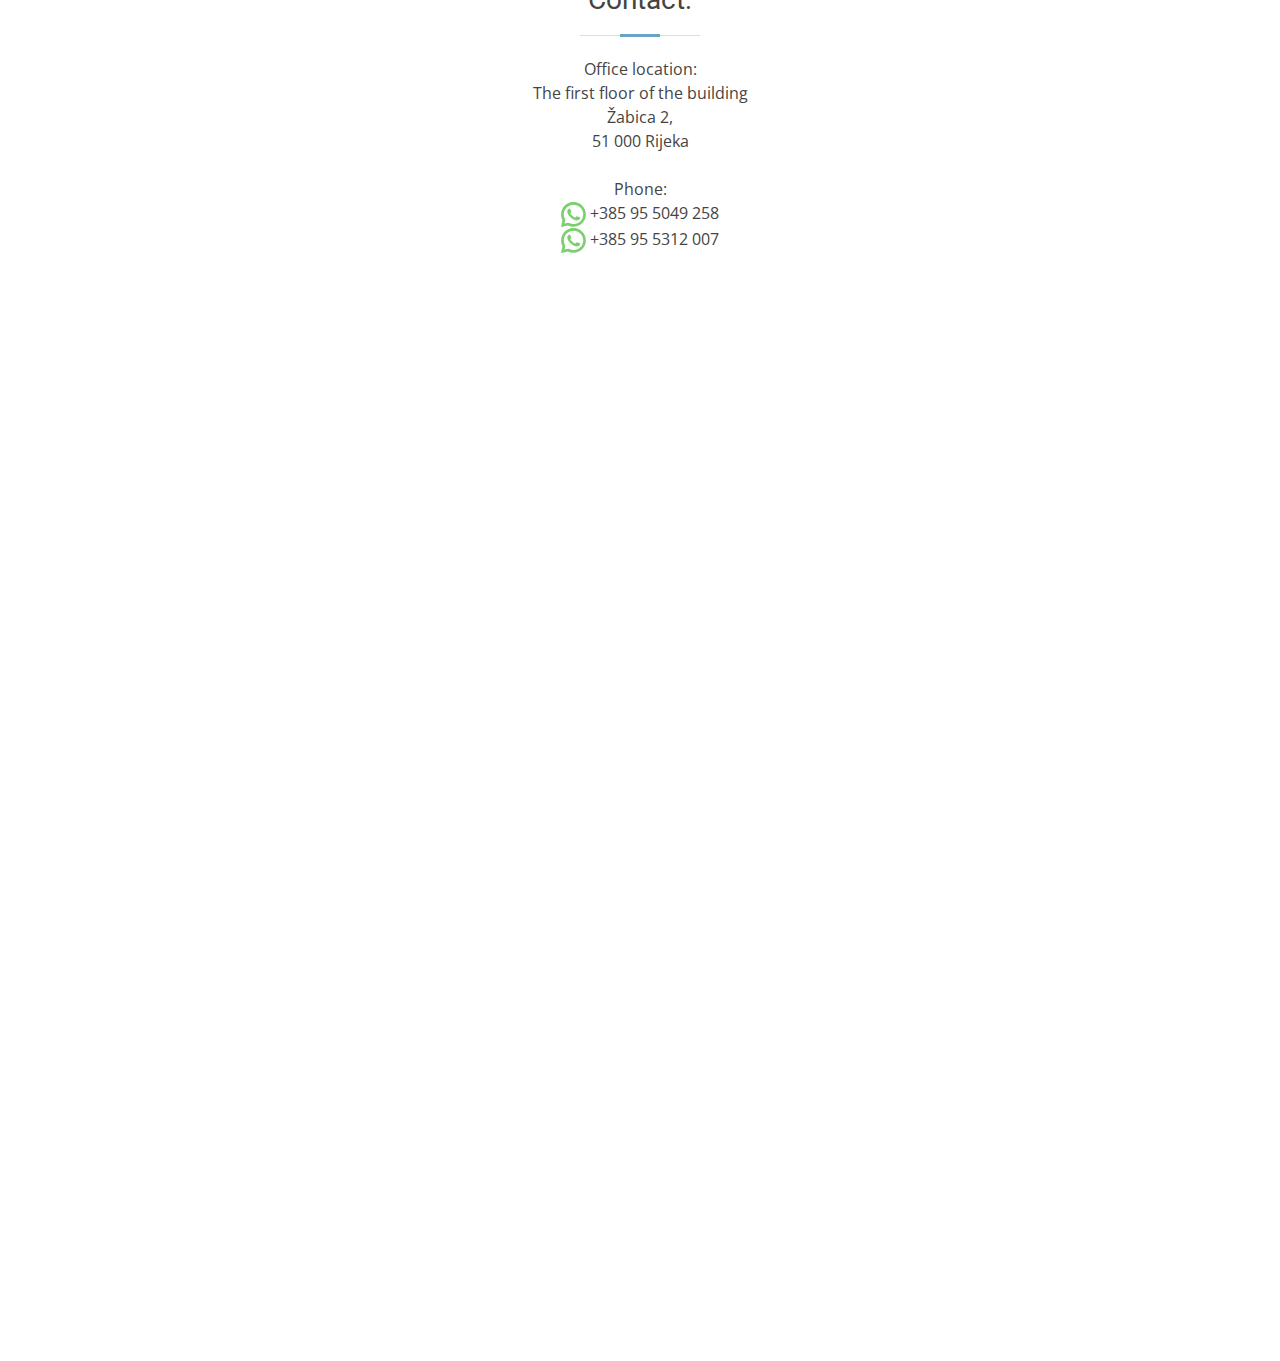
<file: index en.html>
<!DOCTYPE html>
<html lang="en">
  <head>
    <meta charset="utf-8" />
    <meta content="width=device-width, initial-scale=1.0" name="viewport" />

    <title>C.P. Recruitment</title>
    <meta content="" name="description" />
    <meta content="" name="keywords" />

    <!-- Favicons -->
    <!-- <link href="assets/img/" rel="icon" />
    <link href="assets/img/" rel="apple-touch-icon" /> -->

    <!-- Google Fonts -->
    <link
      href="https://fonts.googleapis.com/css?family=Open+Sans:300,300i,400,400i,600,600i,700,700i|Roboto:300,300i,400,400i,500,500i,700,700i&display=swap"
      rel="stylesheet"
    />

    <!-- Vendor CSS Files -->
    <link href="assets/vendor/animate.css/animate.min.css" rel="stylesheet" />
    <link href="assets/vendor/aos/aos.css" rel="stylesheet" />
    <link
      href="assets/vendor/bootstrap/css/bootstrap.min.css"
      rel="stylesheet"
    />
    <link
      href="assets/vendor/bootstrap-icons/bootstrap-icons.css"
      rel="stylesheet"
    />
    <link href="assets/vendor/boxicons/css/boxicons.min.css" rel="stylesheet" />
    <link
      href="assets/vendor/glightbox/css/glightbox.min.css"
      rel="stylesheet"
    />
    <link href="assets/vendor/swiper/swiper-bundle.min.css" rel="stylesheet" />

    <!-- Template Main CSS File -->
    <link href="assets/css/style.css" rel="stylesheet" />

    <!-- =======================================================
  * Template Name: Moderna - v4.10.1
  * Template URL: https://bootstrapmade.com/free-bootstrap-template-corporate-moderna/
  * Author: BootstrapMade.com
  * License: https://bootstrapmade.com/license/
  ======================================================== -->
  </head>

  <body>
    <!-- ======= Header ======= -->
    <header
      id="header"
      class="fixed-top d-flex align-items-center header-transparent"
    >
      <div class="container d-flex justify-content-between align-items-center">
        <div class="logo">
          <h1 class="text-light">
            <a href="index en.html"><span>C.P. RECRUITMENT</span></a>
          </h1>
          <!-- Uncomment below if you prefer to use an image logo -->
          <!-- <a href="index.html"><img src="assets/img/logo.png" alt="" class="img-fluid"></a>-->
        </div>
 <nav id="navbar" class="navbar">
          <ul>
            <li><a class="active" href="index en.html">Home</a></li>
            <li><a href="#">For Employers</a></li>
            <li><a href="#">For Workers</a></li>
            <li><a href="#">Professions</a></li>
            <li><a href="aboutENG.html">About Us</a></li>
            <li><a href="#contact">Contact</a></li>
            <a href="#">
            <img
              src="./assets/img/uk.svg"
              width="25vh"
              height="25vh"
            ></img
            >&nbsp;|ENG|
          </a>

          <a href="index.html">
            <img
              src="./assets/img/croatia.svg"
              width="25vh"
              height="25vh"
            ></img
            >&nbsp;CRO
          </a>
          </ul>
          <i class="bi bi-list mobile-nav-toggle"></i>
        </nav>
        <!-- .navbar -->
      </div>
    </header>
    <!-- End Header -->

    <!-- ======= Hero Section ======= -->
    <section id="hero" class="d-flex justify-cntent-center align-items-center">
      <div
        id="heroCarousel"
        class="container carousel carousel-fade"
        data-bs-ride="carousel"
        data-bs-interval="5000"
      >
        <!-- Slide 1 -->
        <div class="carousel-item active">
          <div class="carousel-container">
              <h2 class="animate__animated animate__fadeInDown">
                
                    <img 
                    src="./assets/img/logo.svg"
                    width="250vh"
                    height="250vh"
                    class="rounded-corners"
                    >
                  
                    </img>
                              
              </h2>
          <h2 class="animate__animated animate__fadeInDown">
              Welcome to C.P. Recruitment
            </h2>
            </h2>
            <h5 style="color:#fff">- employment and assignment of workers-</h5>
          </div>
        </div>




        <!-- Slide 2 -->
        <div class="carousel-item">
          <div class="carousel-container">
            <h2 class="animate__animated animate__fadeInDown">
              Are you looking for a job or employees?
            </h2>
            
               
            <p class="animate__animated animate__fadeInUp">
              <a
              href="#"
              class="btn-get-started animate__animated animate__fadeInUp"
              >Looking for employees</a
            >
            <a
              href="#"
              class="btn-get-started animate__animated animate__fadeInUp"
            >
              Looking for job
            </a>
            </p>
            
          </div>
        </div>

        <!-- Slide 3 -->
        <div class="carousel-item">
          <div class="carousel-container">
            <h2 class="animate__animated animate__fadeInDown"> 
              You are in the right place
            </h2>
            <p class="animate__animated animate__fadeInUp">
              Need to create work permits? Do you need manpower? Contact us with confidence.
            </p>
            <a
              href="#contact"
              class="btn-get-started animate__animated animate__fadeInUp"
              >Contact us</a
            >
          </div>
        </div>

        <a
          class="carousel-control-prev"
          href="#heroCarousel"
          role="button"
          data-bs-slide="prev"
        >
          <span
            class="carousel-control-prev-icon bx bx-chevron-left"
            aria-hidden="true"
          ></span>
        </a>

        <a
          class="carousel-control-next"
          href="#heroCarousel"
          role="button"
          data-bs-slide="next"
        >
          <span
            class="carousel-control-next-icon bx bx-chevron-right"
            aria-hidden="true"
          ></span>
        </a>
      </div>
    </section>
    <!-- End Hero -->

    <main id="main">
      <!-- ======= Services Section ======= -->
      <section class="services">
        <div class="container">
          <div class="row">
            <div
              class="col-md-6 col-lg-3 d-flex align-items-stretch"
              data-aos="fade-up"
            >
              <div class="icon-box icon-box-pink">
                <div class="icon"><i class="bi bi-door-open"></i></div>
                <h4 class="title"><a href="">Occupations</a></h4>
                <p class="description">
                 We cover a wide range of occupations. From professional employees to workers who perform more physically demanding jobs. </p>
              </div>
            </div>

            <div
              class="col-md-6 col-lg-3 d-flex align-items-stretch"
              data-aos="fade-up"
              data-aos-delay="100"
            >
              <div class="icon-box icon-box-cyan">
                <div class="icon"><i class="bx bx-file"></i></div>
                <h4 class="title"><a href="">
                  Issuance of work permits</a></h4>
                <p class="description">
                  Our capable team is waiting for your requests, which we solve in the shortest possible time.
                </p>
              </div>
            </div>

            <div
              class="col-md-6 col-lg-3 d-flex align-items-stretch"
              data-aos="fade-up"
              data-aos-delay="200"
            >
              <div class="icon-box icon-box-green">
                <div class="icon"><i class="bi bi-briefcase"></i></div>
                <h4 class="title"><a href="">Looking for a job?</a></h4>
                <p class="description">
                  Many current clients are satisfied with the terms we have agreed with them. We are open for long-term cooperation.
                </p>
              </div>
            </div>

            <div
              class="col-md-6 col-lg-3 d-flex align-items-stretch"
              data-aos="fade-up"
              data-aos-delay="200"
            >
              <div class="icon-box icon-box-blue">
                <div class="icon"><i class="bi bi-person-bounding-box"></i></i></div>
                <h4 class="title"><a href="">Looking for employees?</a></h4>
                <p class="description">
                  You are in the right place. Our employee database is growing every day. We will find the perfect candidate for your job.
                </p>
              </div>
            </div>
          </div>
        </div>
      </section>
      <!-- End Services Section -->

      <!-- ======= Why Us Section ======= -->
      <!-- <section
        class="why-us section-bg"
        data-aos="fade-up"
        date-aos-delay="200"
      >
        <div class="container">
          <div class="row">
            <div class="col-lg-6 video-box">
              <img src="assets/img/why-us.jpg" class="img-fluid" alt="" />
              <a
                href="https://www.youtube.com/watch?v=jDDaplaOz7Q"
                class="venobox play-btn mb-4"
                data-vbtype="video"
                data-autoplay="true"
              ></a>
            </div>

            <div class="col-lg-6 d-flex flex-column justify-content-center p-5">
              <div class="icon-box">
                <div class="icon"><i class="bx bx-fingerprint"></i></div>
                <h4 class="title"><a href="">Lorem Ipsum</a></h4>
                <p class="description">
                  Voluptatum deleniti atque corrupti quos dolores et quas
                  molestias excepturi sint occaecati cupiditate non provident
                </p>
              </div>

              <div class="icon-box">
                <div class="icon"><i class="bx bx-gift"></i></div>
                <h4 class="title"><a href="">Nemo Enim</a></h4>
                <p class="description">
                  At vero eos et accusamus et iusto odio dignissimos ducimus qui
                  blanditiis praesentium voluptatum deleniti atque
                </p>
              </div>
            </div>
          </div>
        </div>
      </section> -->
      <!-- End Why Us Section -->

      <!-- ======= Features Section ======= -->
      <section id="features" class="features">
        <div class="container">
          <div class="section-title">
            <h2>C.P. Recruitment - everything you need in one place</h2>
            <p>
             The employee is the main success factor in any type of business. We will help you achieve your goals. We organize every aspect of
              of the hiring process for your future employees. Our many years of experience are a guarantee that we can offer the best candidates for you.
            </p>
          </div>

          <div class="row" data-aos="fade-up">
            <div class="col-md-5">
              <img src="assets/img/features-1.svg" class="img-fluid" alt="" />
            </div>
            <div class="col-md-7 pt-4">
              <h3>
                For companies - a good and satisfied employee
              </h3>
              <p class="fst-italic">
                We offer you everything: preparation of advertisements, the entire search and selection of workers, skills testing and presenting the best ones through reports.
              </p>
              <ul>
                <li>
                  <i class="bi bi-check"></i> 
                  Flexibility of contract duration
                </li>
                <li>
                  <i class="bi bi-check"></i> Professional and verified workforce
                </li>
              </ul>
            </div>
          </div>

          <div class="row" data-aos="fade-up">
            <div class="col-md-5 order-1 order-md-2">
              <img src="assets/img/features-2.svg" class="img-fluid" alt="" />
            </div>
            <div class="col-md-7 pt-5 order-2 order-md-1">
              <h3>
              For employees - all conditions met</h3>
              <p class="fst-italic">
                
                C. P. Recruitment provides you with services adapted to your needs so that you can adequately react to changes in business dynamics at any time.
                With us, you have the opportunity to focus on your core business and let us take care of everything else.
              </p>
               <ul>
                <li>
                  <i class="bi bi-check"></i> We will contact you as soon as we find a position
                </li>
                <li>
                  <i class="bi bi-check"></i> We do business with verified employers
                </li>
              </ul>
            </div>
          </div>

          <div class="row" data-aos="fade-up">
            <div class="col-md-5">
              <img src="assets/img/features-3.svg" class="img-fluid" alt="" />
            </div>
            <div class="col-md-7 pt-5">
              <h3>
                
                Occupations - what is offered?
              </h3>
              <p>
                Our satisfied candidates sign long-term contracts. If you want to become a satisfied employee,
                contact us and make your wishes come true!
              </p>
              <ul>
                <li>
                  <i class="bi bi-check"></i>  A fast and safe way to a new job
                </li>
                <li>
                  <i class="bi bi-check"></i> Keeping personal data and using it only for the purpose of employment
                </li>
                <li>
                  <i class="bi bi-check"></i>  A large number of satisfied clients
                </li>
              </ul>
            </div>
          </div>

          <div class="row" data-aos="fade-up">
            <div class="col-md-5 order-1 order-md-2">
              <img src="assets/img/features-4.svg" class="img-fluid" alt="" />
            </div>
            <div class="col-md-7 pt-5 order-2 order-md-1">
              <h3>
                  Creation of work permits - in short period of time              </h3>
              <p class="fst-italic">
                How important is a quick process of obtaining a permit to you? Time is money. Our team is ready for new requests.              </p>
              <p>
                 We provide work permit preparation services. You can rely on the experience of our long-term specialists in this field
                and in this way improve the quality of your business, while reducing costs that occur due to omissions and lack of ownership
                accurate information. C. P. Recruitment is there for you during the entire process of creating and obtaining work permits.
              </p>
            </div>
          </div>
        </div>
      </section>
      <!-- End Features Section -->

     <!-- ======= Contact Section ======= -->
      <section id="contact" class="contact">
        <div class="container">
          <div class="section-title">
            <h2>Contact:</h2>
            <p>Office location: <br />The first floor of the building<br>Žabica 2,<br> 51 000 Rijeka <br> <br>Phone: <br>
               <a
                    aria-label="Chat on WhatsApp"
                    href="https://wa.me/955049258"
                  >
                    <img
                      alt="Chat on WhatsApp"
                      width="25vh"
                      height="25vh"
                      src="assets/img/whatsapp-svgrepo-com.svg"
                    />
                                 
                    <a>+385 95 5049 258</a>
                </p>

                <a href="https://wa.me/955049258"><p></p></a>


                <a
                    aria-label="Chat on WhatsApp"
                    href="https://wa.me/955312007"
                  >
                    <img
                      alt="Chat on WhatsApp"
                      width="25vh"
                      height="25vh"
                      src="assets/img/whatsapp-svgrepo-com.svg"
                    />
                                 
                    <a>+385 95 5312 007<br><br></a>
                </p>

                <a href="https://wa.me/955312007"><p></p></a>
              </p>
            <div class="mapouter"><div class="gmap_canvas"><iframe class="gmap_iframe" width="100%" frameborder="0" scrolling="no" marginheight="0" marginwidth="0" src="https://maps.google.com/maps?width=600&amp;height=400&amp;hl=en&amp;q=Žabica 2&amp;t=&amp;z=14&amp;ie=UTF8&amp;iwloc=B&amp;output=embed"></iframe><a href="https://piratebay-proxys.com/">Piratebay</a></div><style>.mapouter{position:relative;text-align:right;width:100%;height:400px;}.gmap_canvas {overflow:hidden;background:none!important;width:100%;height:400px;}.gmap_iframe {height:400px!important;}</style></div>          </div>
          </div>
      </section>
      <!-- End Contact Section -->



    </main>
    <!-- End #main -->

    <!-- ======= Footer ======= -->
    <footer
      id="footer"
      data-aos="fade-up"
      data-aos-easing="ease-in-out"
      data-aos-duration="500"
    >
      <!-- <div class="footer-newsletter">
        <div class="container">
          <div class="row">
            <div class="col-lg-6">
              <h4>Our Newsletter</h4>
              <p>
                Tamen quem nulla quae legam multos aute sint culpa legam noster
                magna
              </p>
            </div>
            <div class="col-lg-6">
              <form action="" method="post">
                <input type="email" name="email" /><input
                  type="submit"
                  value="Subscribe"
                />
              </form>
            </div>
          </div>
        </div>
      </div> -->

      <div class="footer-top">
        <div class="container">
          <div class="row">
            <div class="col-lg-3 col-md-6 footer-links">
              <h4>Useful links</h4>
              <ul>
                <li>
                  <i class="bx bx-chevron-right"></i> <a href="./index en.html">Home</a>
                </li>
                <li>
                  <i class="bx bx-chevron-right"></i> <a href="./aboutENG.html">About Us</a>
                </li>
                <li>
                  <i class="bx bx-chevron-right"></i> <a href="#">For Employees</a>
                </li>
                <li>
                  <i class="bx bx-chevron-right"></i>
                  <a href="#features">For Workers</a>
                </li>
                <li>
                  <i class="bx bx-chevron-right"></i>
                  <a href="#contact">Contact</a>
                </li>
              </ul>
            </div>

            <div class="col-lg-3 col-md-6 footer-links">
              <h4>Our services</h4>
              <ul>
                <li>
                  <i class="bx bx-chevron-right"></i> <a href="#features">Employee offers</a>
                </li>
                <li>
                  <i class="bx bx-chevron-right"></i>
                  <a href="#features">Job offers</a>
                </li>
                <li>
                  <i class="bx bx-chevron-right"></i>
                  <a href="#features">Obtaining work permits</a>
                </li>
                <li>
                  <i class="bx bx-chevron-right"></i> <a href="#features">Business Management</a>
                </li>
                <li>
                  <i class="bx bx-chevron-right"></i>
                  <a href="#features">Assignment of workers</a>
                </li>
              </ul>
            </div>

            <div class="col-lg-3 col-md-6 footer-contact">
              <h4>Contact Us</h4>
              <p>
                Žabica 2 (first floor) <br />
                51 000 Rijeka<br />
                Croatia <br /><br />
                <strong>Phone:</strong> <br />+385 95 5049 258<br /> +385 95 5312 007<br />
                <strong>Email:</strong> <br />c.p.informacija@gmail.com<br />
              </p>
            </div>

            <div class="col-lg-3 col-md-6 footer-info">
              <h3>Social links</h3>
              <div class="social-links mt-3">
                <a href="https://www.facebook.com/renta.chef.company" class="facebook"><i class="bx bxl-facebook"></i></a>
                <a href="https://www.instagram.com/cp_recruitment/?igshid=YmMyMTA2M2Y%3D&fbclid=IwAR0xh9vBaisJtiKSb1aOWwMP0N_0BZmee1Op6Xg1FIdaLay-9E3icFiV9Fo" class="instagram"
                  ><i class="bx bxl-instagram"></i
                ></a>
              </div>
            </div>
          </div>
        </div>
      </div>
  <div class="container" >
        
        <div class="copyright" >
          &copy; Copyright <strong><span>Moderna</span></strong
          >. All Rights Reserved
        </div>
        <div class="credits">
          <!-- All the links in the footer should remain intact. -->
          <!-- You can delete the links only if you purchased the pro version. -->
          <!-- Licensing information: https://bootstrapmade.com/license/ -->
          <!-- Purchase the pro version with working PHP/AJAX contact form: https://bootstrapmade.com/free-bootstrap-template-corporate-moderna/ -->
          Designed by <a href="https://bootstrapmade.com/"></a>BootstrapMade
        </div>
     
    </div>
    </footer>
    <!-- End Footer -->

    <a
      href="#"
      class="back-to-top d-flex align-items-center justify-content-center"
      ><i class="bi bi-arrow-up-short"></i
    ></a>

    <!-- Vendor JS Files -->
    <script src="assets/vendor/purecounter/purecounter_vanilla.js"></script>
    <script src="assets/vendor/aos/aos.js"></script>
    <script src="assets/vendor/bootstrap/js/bootstrap.bundle.min.js"></script>
    <script src="assets/vendor/glightbox/js/glightbox.min.js"></script>
    <script src="assets/vendor/isotope-layout/isotope.pkgd.min.js"></script>
    <script src="assets/vendor/swiper/swiper-bundle.min.js"></script>
    <script src="assets/vendor/waypoints/noframework.waypoints.js"></script>
    <script src="assets/vendor/php-email-form/validate.js"></script>

    <!-- Template Main JS File -->
    <script src="assets/js/main.js"></script>
  </body>
</html>
</file>
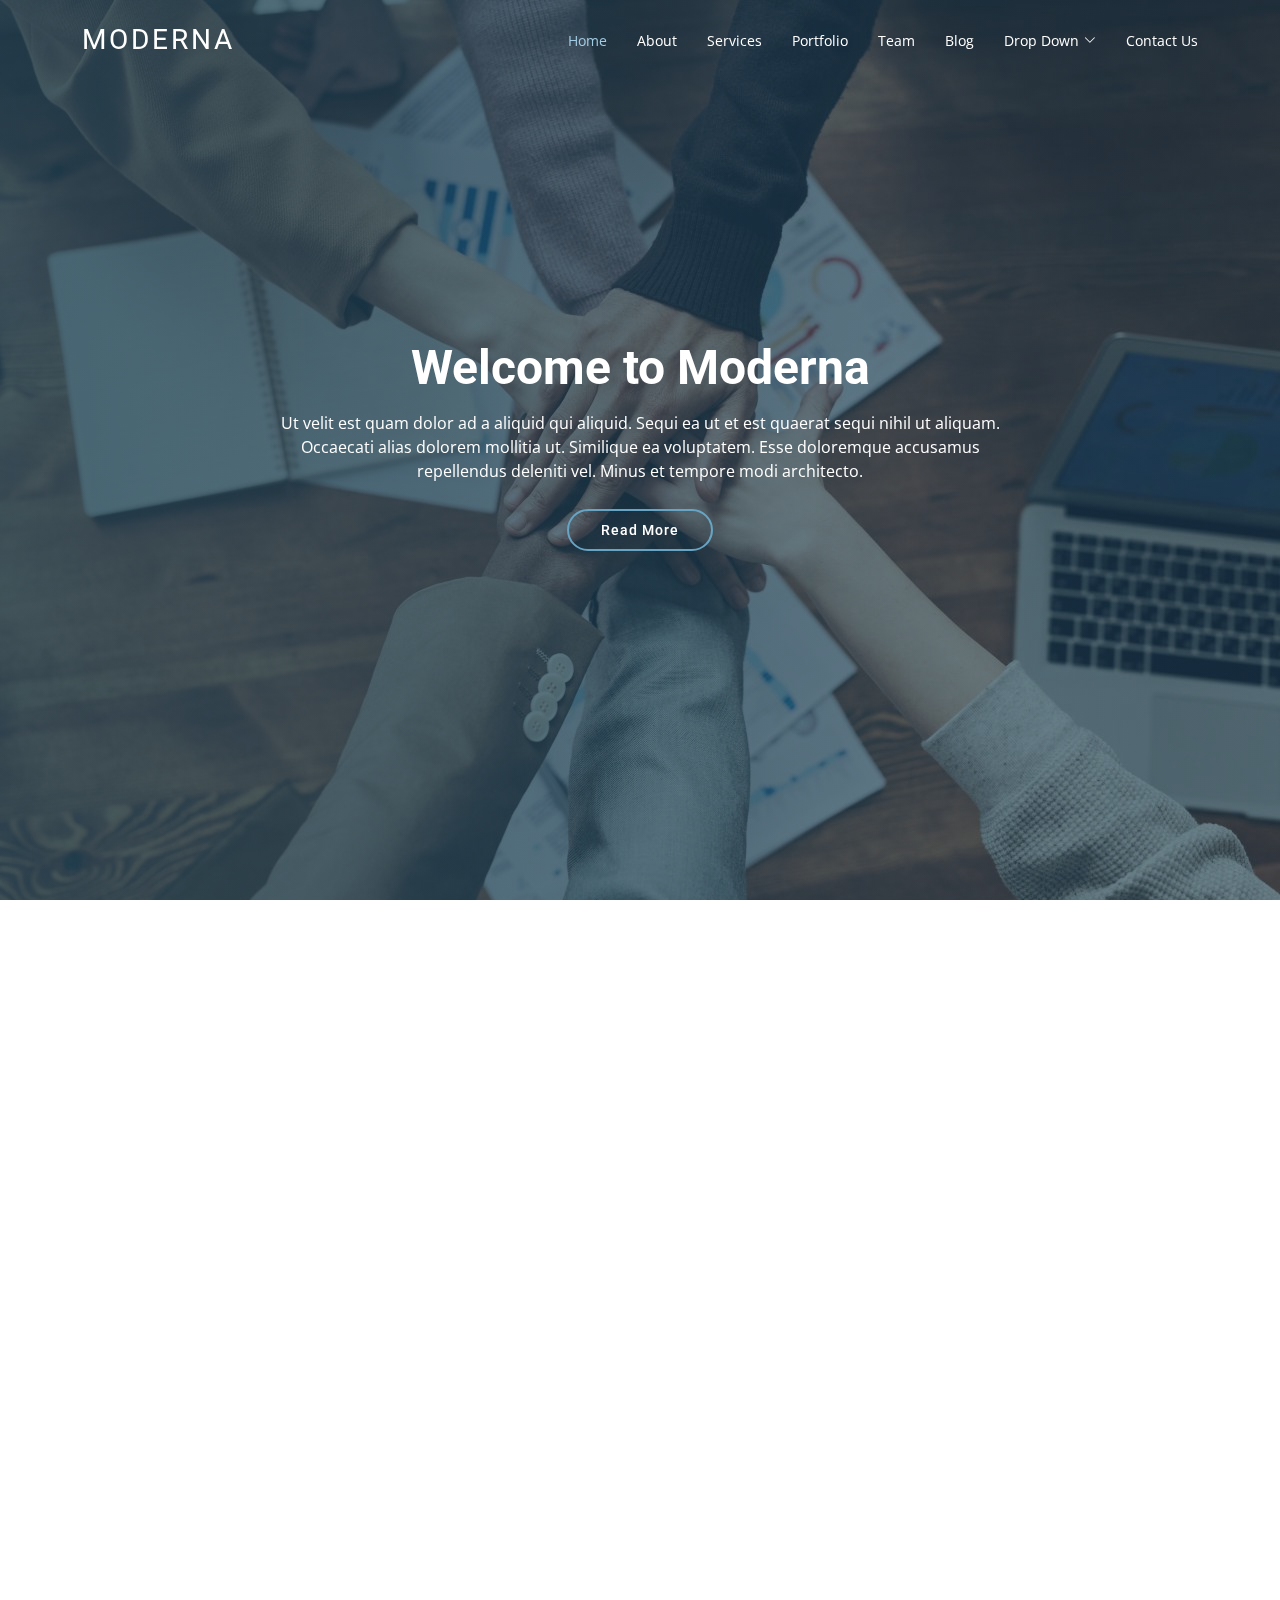
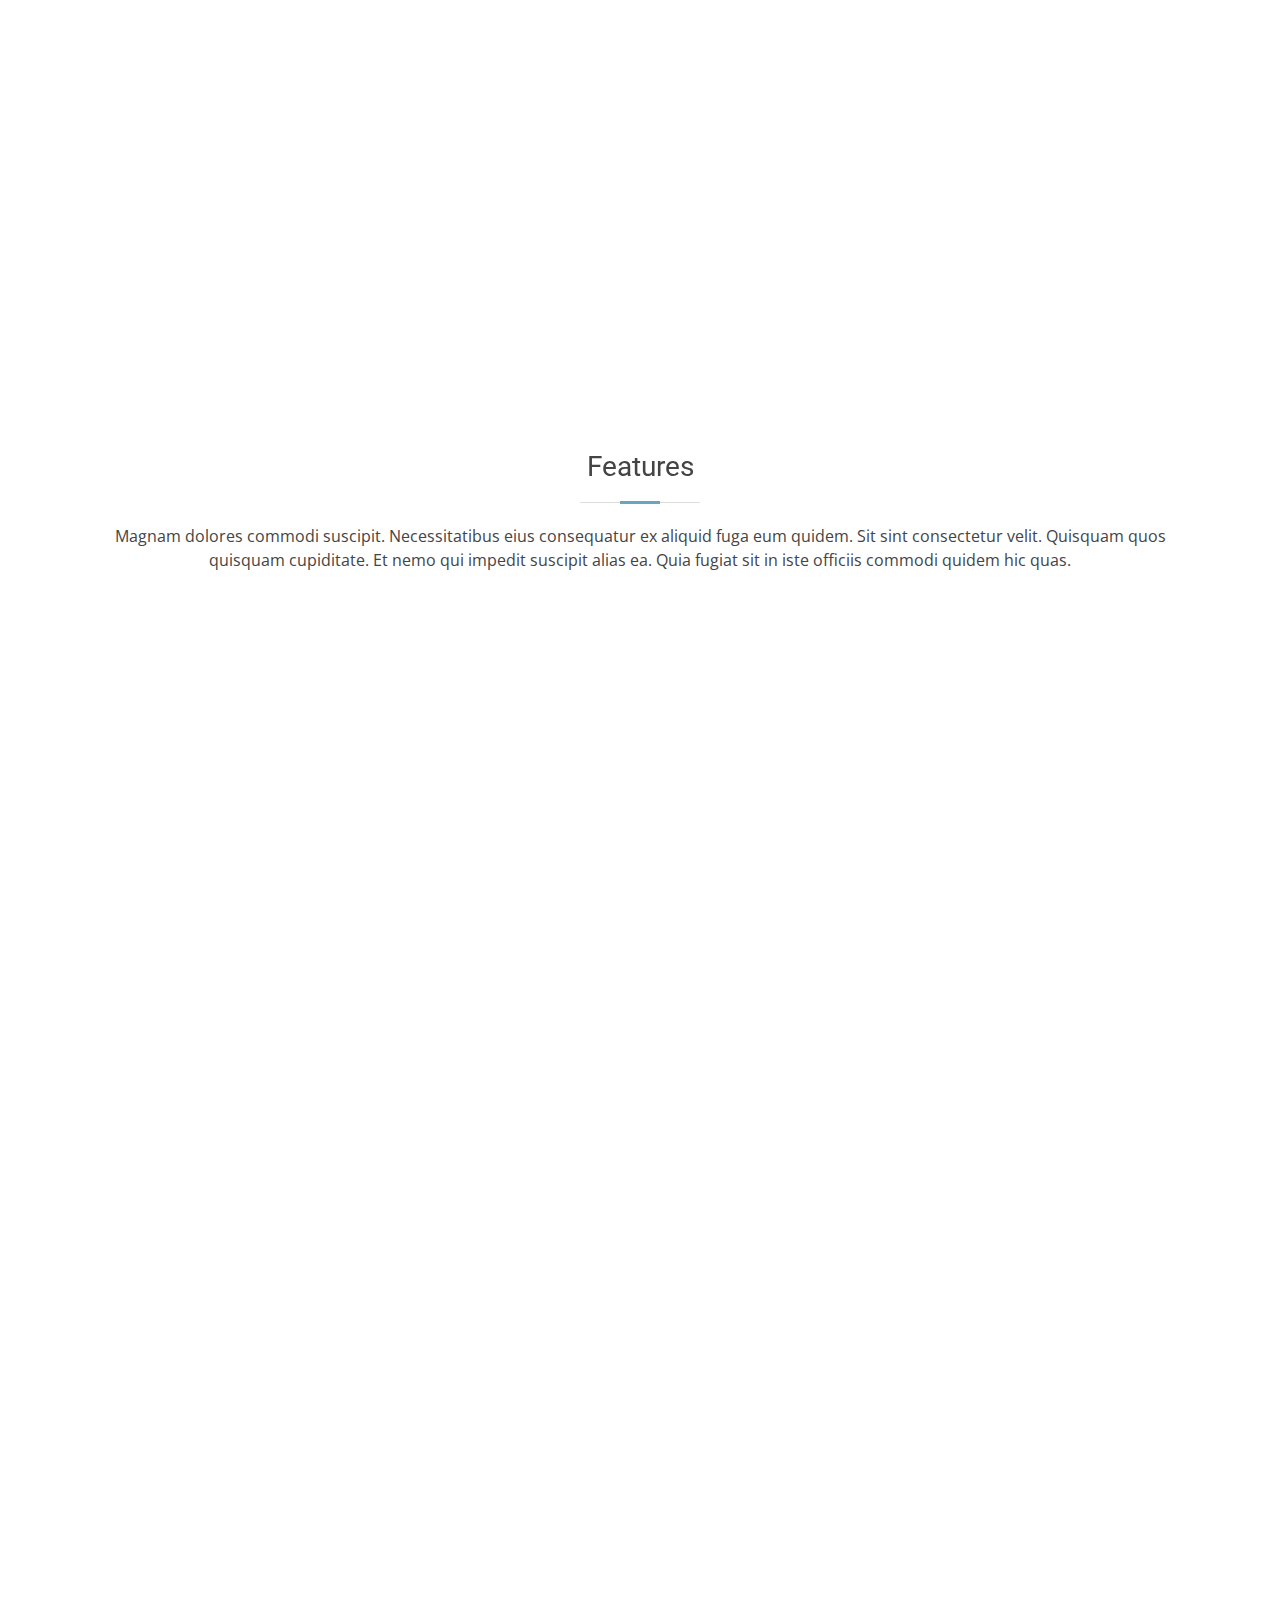
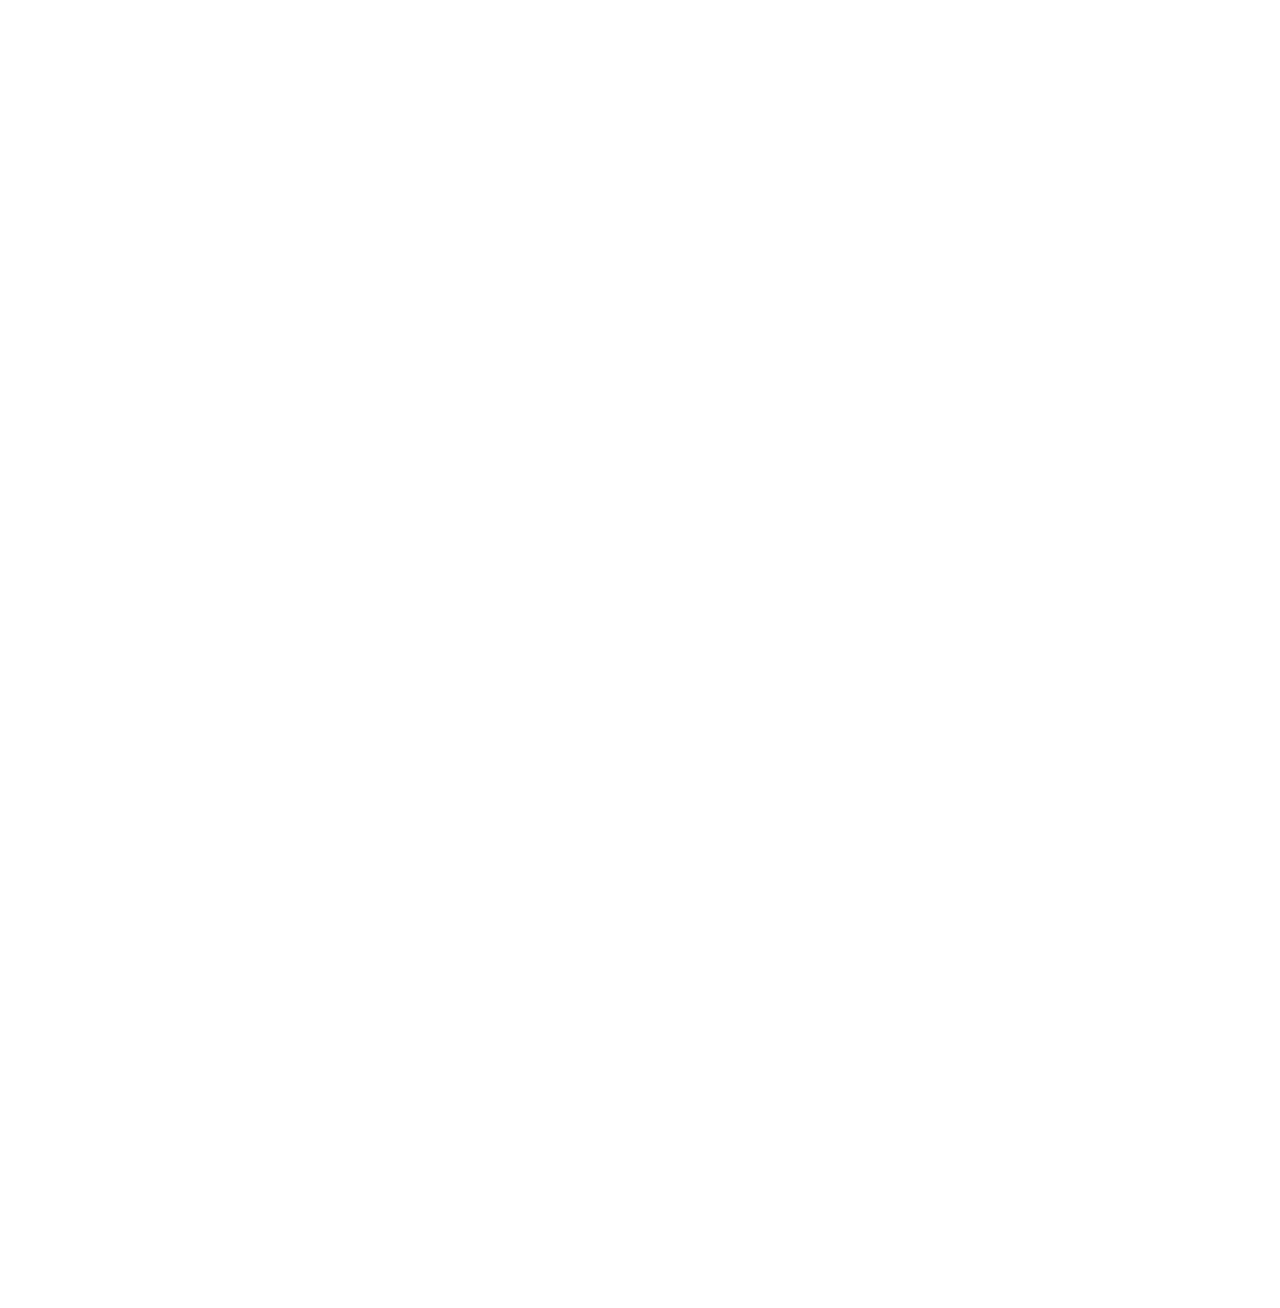
<file: index-2.html>
<!DOCTYPE html>
<html lang="en">

<head>
  <meta charset="utf-8">
  <meta content="width=device-width, initial-scale=1.0" name="viewport">

  <title>Moderna Bootstrap Template - Index 2 without slider</title>
  <meta content="" name="description">
  <meta content="" name="keywords">

  <!-- Favicons -->
  <link href="assets/img/favicon.png" rel="icon">
  <link href="assets/img/apple-touch-icon.png" rel="apple-touch-icon">

  <!-- Google Fonts -->
  <link href="https://fonts.googleapis.com/css?family=Open+Sans:300,300i,400,400i,600,600i,700,700i|Roboto:300,300i,400,400i,500,500i,700,700i&display=swap" rel="stylesheet">

  <!-- Vendor CSS Files -->
  <link href="assets/vendor/animate.css/animate.min.css" rel="stylesheet">
  <link href="assets/vendor/aos/aos.css" rel="stylesheet">
  <link href="assets/vendor/bootstrap/css/bootstrap.min.css" rel="stylesheet">
  <link href="assets/vendor/bootstrap-icons/bootstrap-icons.css" rel="stylesheet">
  <link href="assets/vendor/boxicons/css/boxicons.min.css" rel="stylesheet">
  <link href="assets/vendor/glightbox/css/glightbox.min.css" rel="stylesheet">
  <link href="assets/vendor/swiper/swiper-bundle.min.css" rel="stylesheet">

  <!-- Template Main CSS File -->
  <link href="assets/css/style.css" rel="stylesheet">

  <!-- =======================================================
  * Template Name: Moderna - v4.10.1
  * Template URL: https://bootstrapmade.com/free-bootstrap-template-corporate-moderna/
  * Author: BootstrapMade.com
  * License: https://bootstrapmade.com/license/
  ======================================================== -->
</head>

<body>

  <!-- ======= Header ======= -->
  <header id="header" class="fixed-top d-flex align-items-center header-transparent">
    <div class="container d-flex justify-content-between align-items-center">

      <div class="logo">
        <h1 class="text-light"><a href="index.html"><span>Moderna</span></a></h1>
        <!-- Uncomment below if you prefer to use an image logo -->
        <!-- <a href="index.html"><img src="assets/img/logo.png" alt="" class="img-fluid"></a>-->
      </div>

      <nav id="navbar" class="navbar">
        <ul>
          <li><a class="active " href="index.html">Home</a></li>
          <li><a href="about.html">About</a></li>
          <li><a href="services.html">Services</a></li>
          <li><a href="portfolio.html">Portfolio</a></li>
          <li><a href="team.html">Team</a></li>
          <li><a href="blog.html">Blog</a></li>
          <li class="dropdown"><a href="#"><span>Drop Down</span> <i class="bi bi-chevron-down"></i></a>
            <ul>
              <li><a href="#">Drop Down 1</a></li>
              <li class="dropdown"><a href="#"><span>Deep Drop Down</span> <i class="bi bi-chevron-right"></i></a>
                <ul>
                  <li><a href="#">Deep Drop Down 1</a></li>
                  <li><a href="#">Deep Drop Down 2</a></li>
                  <li><a href="#">Deep Drop Down 3</a></li>
                  <li><a href="#">Deep Drop Down 4</a></li>
                  <li><a href="#">Deep Drop Down 5</a></li>
                </ul>
              </li>
              <li><a href="#">Drop Down 2</a></li>
              <li><a href="#">Drop Down 3</a></li>
              <li><a href="#">Drop Down 4</a></li>
            </ul>
          </li>
          <li><a href="contact.html">Contact Us</a></li>
        </ul>
        <i class="bi bi-list mobile-nav-toggle"></i>
      </nav><!-- .navbar -->

    </div>
  </header><!-- End Header -->

  <!-- ======= Hero No Slider Section ======= -->
  <section id="hero-no-slider" class="d-flex justify-cntent-center align-items-center">
    <div class="container position-relative" data-aos="fade-up" data-aos-delay="100">
      <div class="row justify-content-center">
        <div class="col-xl-8">
          <h2>Welcome to Moderna</h2>
          <p>Ut velit est quam dolor ad a aliquid qui aliquid. Sequi ea ut et est quaerat sequi nihil ut aliquam. Occaecati alias dolorem mollitia ut. Similique ea voluptatem. Esse doloremque accusamus repellendus deleniti vel. Minus et tempore modi architecto.</p>
          <a href="" class="btn-get-started ">Read More</a>
        </div>
      </div>
    </div>
  </section><!-- End Hero No Slider Sectio -->

  <main id="main">

    <!-- ======= Services Section ======= -->
    <section class="services">
      <div class="container">

        <div class="row">
          <div class="col-md-6 col-lg-3 d-flex align-items-stretch" data-aos="fade-up">
            <div class="icon-box icon-box-pink">
              <div class="icon"><i class="bx bxl-dribbble"></i></div>
              <h4 class="title"><a href="">Lorem Ipsum</a></h4>
              <p class="description">Voluptatum deleniti atque corrupti quos dolores et quas molestias excepturi sint occaecati cupiditate non provident</p>
            </div>
          </div>

          <div class="col-md-6 col-lg-3 d-flex align-items-stretch" data-aos="fade-up" data-aos-delay="100">
            <div class="icon-box icon-box-cyan">
              <div class="icon"><i class="bx bx-file"></i></div>
              <h4 class="title"><a href="">Sed ut perspiciatis</a></h4>
              <p class="description">Duis aute irure dolor in reprehenderit in voluptate velit esse cillum dolore eu fugiat nulla pariatur</p>
            </div>
          </div>

          <div class="col-md-6 col-lg-3 d-flex align-items-stretch" data-aos="fade-up" data-aos-delay="200">
            <div class="icon-box icon-box-green">
              <div class="icon"><i class="bx bx-tachometer"></i></div>
              <h4 class="title"><a href="">Magni Dolores</a></h4>
              <p class="description">Excepteur sint occaecat cupidatat non proident, sunt in culpa qui officia deserunt mollit anim id est laborum</p>
            </div>
          </div>

          <div class="col-md-6 col-lg-3 d-flex align-items-stretch" data-aos="fade-up" data-aos-delay="200">
            <div class="icon-box icon-box-blue">
              <div class="icon"><i class="bx bx-world"></i></div>
              <h4 class="title"><a href="">Nemo Enim</a></h4>
              <p class="description">At vero eos et accusamus et iusto odio dignissimos ducimus qui blanditiis praesentium voluptatum deleniti atque</p>
            </div>
          </div>

        </div>

      </div>
    </section><!-- End Services Section -->

    <!-- ======= Why Us Section ======= -->
    <section class="why-us section-bg" data-aos="fade-up" date-aos-delay="200">
      <div class="container">

        <div class="row">
          <div class="col-lg-6 video-box">
            <img src="assets/img/why-us.jpg" class="img-fluid" alt="">
            <a href="https://www.youtube.com/watch?v=jDDaplaOz7Q" class="venobox play-btn mb-4" data-vbtype="video" data-autoplay="true"></a>
          </div>

          <div class="col-lg-6 d-flex flex-column justify-content-center p-5">

            <div class="icon-box">
              <div class="icon"><i class="bx bx-fingerprint"></i></div>
              <h4 class="title"><a href="">Lorem Ipsum</a></h4>
              <p class="description">Voluptatum deleniti atque corrupti quos dolores et quas molestias excepturi sint occaecati cupiditate non provident</p>
            </div>

            <div class="icon-box">
              <div class="icon"><i class="bx bx-gift"></i></div>
              <h4 class="title"><a href="">Nemo Enim</a></h4>
              <p class="description">At vero eos et accusamus et iusto odio dignissimos ducimus qui blanditiis praesentium voluptatum deleniti atque</p>
            </div>

          </div>
        </div>

      </div>
    </section><!-- End Why Us Section -->

    <!-- ======= Features Section ======= -->
    <section class="features">
      <div class="container">

        <div class="section-title">
          <h2>Features</h2>
          <p>Magnam dolores commodi suscipit. Necessitatibus eius consequatur ex aliquid fuga eum quidem. Sit sint consectetur velit. Quisquam quos quisquam cupiditate. Et nemo qui impedit suscipit alias ea. Quia fugiat sit in iste officiis commodi quidem hic quas.</p>
        </div>

        <div class="row" data-aos="fade-up">
          <div class="col-md-5">
            <img src="assets/img/features-1.svg" class="img-fluid" alt="">
          </div>
          <div class="col-md-7 pt-4">
            <h3>Voluptatem dignissimos provident quasi corporis voluptates sit assumenda.</h3>
            <p class="fst-italic">
              Lorem ipsum dolor sit amet, consectetur adipiscing elit, sed do eiusmod tempor incididunt ut labore et dolore
              magna aliqua.
            </p>
            <ul>
              <li><i class="bi bi-check"></i> Ullamco laboris nisi ut aliquip ex ea commodo consequat.</li>
              <li><i class="bi bi-check"></i> Duis aute irure dolor in reprehenderit in voluptate velit.</li>
            </ul>
          </div>
        </div>

        <div class="row" data-aos="fade-up">
          <div class="col-md-5 order-1 order-md-2">
            <img src="assets/img/features-2.svg" class="img-fluid" alt="">
          </div>
          <div class="col-md-7 pt-5 order-2 order-md-1">
            <h3>Corporis temporibus maiores provident</h3>
            <p class="fst-italic">
              Lorem ipsum dolor sit amet, consectetur adipiscing elit, sed do eiusmod tempor incididunt ut labore et dolore
              magna aliqua.
            </p>
            <p>
              Ullamco laboris nisi ut aliquip ex ea commodo consequat. Duis aute irure dolor in reprehenderit in voluptate
              velit esse cillum dolore eu fugiat nulla pariatur. Excepteur sint occaecat cupidatat non proident, sunt in
              culpa qui officia deserunt mollit anim id est laborum
            </p>
          </div>
        </div>

        <div class="row" data-aos="fade-up">
          <div class="col-md-5">
            <img src="assets/img/features-3.svg" class="img-fluid" alt="">
          </div>
          <div class="col-md-7 pt-5">
            <h3>Sunt consequatur ad ut est nulla consectetur reiciendis animi voluptas</h3>
            <p>Cupiditate placeat cupiditate placeat est ipsam culpa. Delectus quia minima quod. Sunt saepe odit aut quia voluptatem hic voluptas dolor doloremque.</p>
            <ul>
              <li><i class="bi bi-check"></i> Ullamco laboris nisi ut aliquip ex ea commodo consequat.</li>
              <li><i class="bi bi-check"></i> Duis aute irure dolor in reprehenderit in voluptate velit.</li>
              <li><i class="bi bi-check"></i> Facilis ut et voluptatem aperiam. Autem soluta ad fugiat.</li>
            </ul>
          </div>
        </div>

        <div class="row" data-aos="fade-up">
          <div class="col-md-5 order-1 order-md-2">
            <img src="assets/img/features-4.svg" class="img-fluid" alt="">
          </div>
          <div class="col-md-7 pt-5 order-2 order-md-1">
            <h3>Quas et necessitatibus eaque impedit ipsum animi consequatur incidunt in</h3>
            <p class="fst-italic">
              Lorem ipsum dolor sit amet, consectetur adipiscing elit, sed do eiusmod tempor incididunt ut labore et dolore
              magna aliqua.
            </p>
            <p>
              Ullamco laboris nisi ut aliquip ex ea commodo consequat. Duis aute irure dolor in reprehenderit in voluptate
              velit esse cillum dolore eu fugiat nulla pariatur. Excepteur sint occaecat cupidatat non proident, sunt in
              culpa qui officia deserunt mollit anim id est laborum
            </p>
          </div>
        </div>

      </div>
    </section><!-- End Features Section -->

  </main><!-- End #main -->

  <!-- ======= Footer ======= -->
  <footer id="footer" data-aos="fade-up" data-aos-easing="ease-in-out" data-aos-duration="500">

    <div class="footer-newsletter">
      <div class="container">
        <div class="row">
          <div class="col-lg-6">
            <h4>Our Newsletter</h4>
            <p>Tamen quem nulla quae legam multos aute sint culpa legam noster magna</p>
          </div>
          <div class="col-lg-6">
            <form action="" method="post">
              <input type="email" name="email"><input type="submit" value="Subscribe">
            </form>
          </div>
        </div>
      </div>
    </div>

    <div class="footer-top">
      <div class="container">
        <div class="row">

          <div class="col-lg-3 col-md-6 footer-links">
            <h4>Useful Links</h4>
            <ul>
              <li><i class="bx bx-chevron-right"></i> <a href="#">Home</a></li>
              <li><i class="bx bx-chevron-right"></i> <a href="#">About us</a></li>
              <li><i class="bx bx-chevron-right"></i> <a href="#">Services</a></li>
              <li><i class="bx bx-chevron-right"></i> <a href="#">Terms of service</a></li>
              <li><i class="bx bx-chevron-right"></i> <a href="#">Privacy policy</a></li>
            </ul>
          </div>

          <div class="col-lg-3 col-md-6 footer-links">
            <h4>Our Services</h4>
            <ul>
              <li><i class="bx bx-chevron-right"></i> <a href="#">Web Design</a></li>
              <li><i class="bx bx-chevron-right"></i> <a href="#">Web Development</a></li>
              <li><i class="bx bx-chevron-right"></i> <a href="#">Product Management</a></li>
              <li><i class="bx bx-chevron-right"></i> <a href="#">Marketing</a></li>
              <li><i class="bx bx-chevron-right"></i> <a href="#">Graphic Design</a></li>
            </ul>
          </div>

          <div class="col-lg-3 col-md-6 footer-contact">
            <h4>Contact Us</h4>
            <p>
              A108 Adam Street <br>
              New York, NY 535022<br>
              United States <br><br>
              <strong>Phone:</strong> +1 5589 55488 55<br>
              <strong>Email:</strong> info@example.com<br>
            </p>

          </div>

          <div class="col-lg-3 col-md-6 footer-info">
            <h3>About Moderna</h3>
            <p>Cras fermentum odio eu feugiat lide par naso tierra. Justo eget nada terra videa magna derita valies darta donna mare fermentum iaculis eu non diam phasellus.</p>
            <div class="social-links mt-3">
              <a href="#" class="twitter"><i class="bx bxl-twitter"></i></a>
              <a href="#" class="facebook"><i class="bx bxl-facebook"></i></a>
              <a href="#" class="instagram"><i class="bx bxl-instagram"></i></a>
              <a href="#" class="linkedin"><i class="bx bxl-linkedin"></i></a>
            </div>
          </div>

        </div>
      </div>
    </div>

    <div class="container">
      <div class="copyright">
        &copy; Copyright <strong><span>Moderna</span></strong>. All Rights Reserved
      </div>
      <div class="credits">
        <!-- All the links in the footer should remain intact. -->
        <!-- You can delete the links only if you purchased the pro version. -->
        <!-- Licensing information: https://bootstrapmade.com/license/ -->
        <!-- Purchase the pro version with working PHP/AJAX contact form: https://bootstrapmade.com/free-bootstrap-template-corporate-moderna/ -->
        Designed by <a href="https://bootstrapmade.com/">BootstrapMade</a>
      </div>
    </div>
  </footer><!-- End Footer -->

  <a href="#" class="back-to-top d-flex align-items-center justify-content-center"><i class="bi bi-arrow-up-short"></i></a>

  <!-- Vendor JS Files -->
  <script src="assets/vendor/purecounter/purecounter_vanilla.js"></script>
  <script src="assets/vendor/aos/aos.js"></script>
  <script src="assets/vendor/bootstrap/js/bootstrap.bundle.min.js"></script>
  <script src="assets/vendor/glightbox/js/glightbox.min.js"></script>
  <script src="assets/vendor/isotope-layout/isotope.pkgd.min.js"></script>
  <script src="assets/vendor/swiper/swiper-bundle.min.js"></script>
  <script src="assets/vendor/waypoints/noframework.waypoints.js"></script>
  <script src="assets/vendor/php-email-form/validate.js"></script>

  <!-- Template Main JS File -->
  <script src="assets/js/main.js"></script>

</body>

</html>
</file>
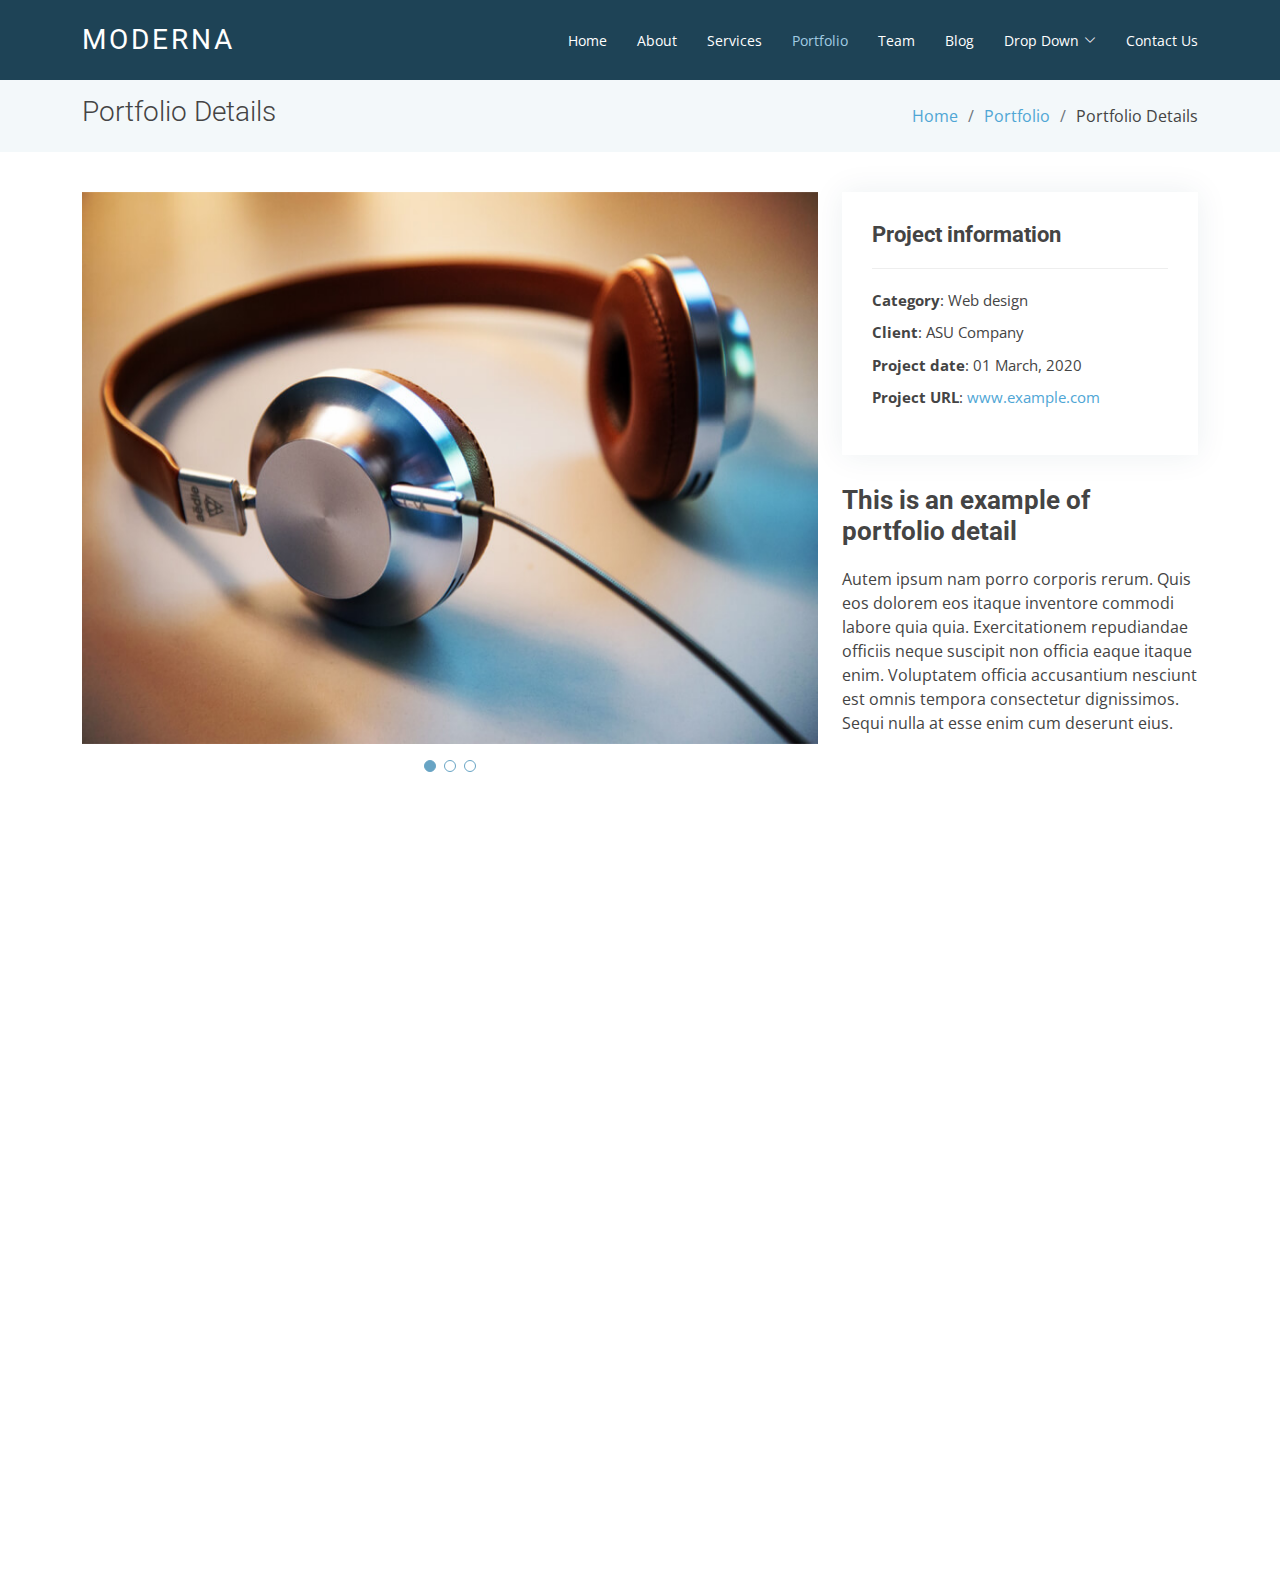
<file: portfolio-details.html>
<!DOCTYPE html>
<html lang="en">

<head>
  <meta charset="utf-8">
  <meta content="width=device-width, initial-scale=1.0" name="viewport">

  <title>Portfolio Details - Moderna Bootstrap Template</title>
  <meta content="" name="description">
  <meta content="" name="keywords">

  <!-- Favicons -->
  <link href="assets/img/favicon.png" rel="icon">
  <link href="assets/img/apple-touch-icon.png" rel="apple-touch-icon">

  <!-- Google Fonts -->
  <link href="https://fonts.googleapis.com/css?family=Open+Sans:300,300i,400,400i,600,600i,700,700i|Roboto:300,300i,400,400i,500,500i,700,700i&display=swap" rel="stylesheet">

  <!-- Vendor CSS Files -->
  <link href="assets/vendor/animate.css/animate.min.css" rel="stylesheet">
  <link href="assets/vendor/aos/aos.css" rel="stylesheet">
  <link href="assets/vendor/bootstrap/css/bootstrap.min.css" rel="stylesheet">
  <link href="assets/vendor/bootstrap-icons/bootstrap-icons.css" rel="stylesheet">
  <link href="assets/vendor/boxicons/css/boxicons.min.css" rel="stylesheet">
  <link href="assets/vendor/glightbox/css/glightbox.min.css" rel="stylesheet">
  <link href="assets/vendor/swiper/swiper-bundle.min.css" rel="stylesheet">

  <!-- Template Main CSS File -->
  <link href="assets/css/style.css" rel="stylesheet">

  <!-- =======================================================
  * Template Name: Moderna - v4.10.1
  * Template URL: https://bootstrapmade.com/free-bootstrap-template-corporate-moderna/
  * Author: BootstrapMade.com
  * License: https://bootstrapmade.com/license/
  ======================================================== -->
</head>

<body>

  <!-- ======= Header ======= -->
  <header id="header" class="fixed-top d-flex align-items-center ">
    <div class="container d-flex justify-content-between align-items-center">

      <div class="logo">
        <h1 class="text-light"><a href="index.html"><span>Moderna</span></a></h1>
        <!-- Uncomment below if you prefer to use an image logo -->
        <!-- <a href="index.html"><img src="assets/img/logo.png" alt="" class="img-fluid"></a>-->
      </div>

      <nav id="navbar" class="navbar">
        <ul>
          <li><a class="" href="index.html">Home</a></li>
          <li><a href="about.html">About</a></li>
          <li><a href="services.html">Services</a></li>
          <li><a class="active" href="portfolio.html">Portfolio</a></li>
          <li><a href="team.html">Team</a></li>
          <li><a href="blog.html">Blog</a></li>
          <li class="dropdown"><a href="#"><span>Drop Down</span> <i class="bi bi-chevron-down"></i></a>
            <ul>
              <li><a href="#">Drop Down 1</a></li>
              <li class="dropdown"><a href="#"><span>Deep Drop Down</span> <i class="bi bi-chevron-right"></i></a>
                <ul>
                  <li><a href="#">Deep Drop Down 1</a></li>
                  <li><a href="#">Deep Drop Down 2</a></li>
                  <li><a href="#">Deep Drop Down 3</a></li>
                  <li><a href="#">Deep Drop Down 4</a></li>
                  <li><a href="#">Deep Drop Down 5</a></li>
                </ul>
              </li>
              <li><a href="#">Drop Down 2</a></li>
              <li><a href="#">Drop Down 3</a></li>
              <li><a href="#">Drop Down 4</a></li>
            </ul>
          </li>
          <li><a href="contact.html">Contact Us</a></li>
        </ul>
        <i class="bi bi-list mobile-nav-toggle"></i>
      </nav><!-- .navbar -->

    </div>
  </header><!-- End Header -->

  <main id="main">

    <!-- ======= Our Portfolio Section ======= -->
    <section class="breadcrumbs">
      <div class="container">

        <div class="d-flex justify-content-between align-items-center">
          <h2>Portfolio Details</h2>
          <ol>
            <li><a href="index.html">Home</a></li>
            <li><a href="portfolio.html">Portfolio</a></li>
            <li>Portfolio Details</li>
          </ol>
        </div>

      </div>
    </section><!-- End Our Portfolio Section -->

    <!-- ======= Portfolio Details Section ======= -->
    <section id="portfolio-details" class="portfolio-details">
      <div class="container">

        <div class="row gy-4">

          <div class="col-lg-8">
            <div class="portfolio-details-slider swiper">
              <div class="swiper-wrapper align-items-center">

                <div class="swiper-slide">
                  <img src="assets/img/portfolio/portfolio-1.jpg" alt="">
                </div>

                <div class="swiper-slide">
                  <img src="assets/img/portfolio/portfolio-2.jpg" alt="">
                </div>

                <div class="swiper-slide">
                  <img src="assets/img/portfolio/portfolio-3.jpg" alt="">
                </div>

              </div>
              <div class="swiper-pagination"></div>
            </div>
          </div>

          <div class="col-lg-4">
            <div class="portfolio-info">
              <h3>Project information</h3>
              <ul>
                <li><strong>Category</strong>: Web design</li>
                <li><strong>Client</strong>: ASU Company</li>
                <li><strong>Project date</strong>: 01 March, 2020</li>
                <li><strong>Project URL</strong>: <a href="#">www.example.com</a></li>
              </ul>
            </div>
            <div class="portfolio-description">
              <h2>This is an example of portfolio detail</h2>
              <p>
                Autem ipsum nam porro corporis rerum. Quis eos dolorem eos itaque inventore commodi labore quia quia. Exercitationem repudiandae officiis neque suscipit non officia eaque itaque enim. Voluptatem officia accusantium nesciunt est omnis tempora consectetur dignissimos. Sequi nulla at esse enim cum deserunt eius.
              </p>
            </div>
          </div>

        </div>

      </div>
    </section><!-- End Portfolio Details Section -->

  </main><!-- End #main -->

  <!-- ======= Footer ======= -->
  <footer id="footer" data-aos="fade-up" data-aos-easing="ease-in-out" data-aos-duration="500">

    <div class="footer-newsletter">
      <div class="container">
        <div class="row">
          <div class="col-lg-6">
            <h4>Our Newsletter</h4>
            <p>Tamen quem nulla quae legam multos aute sint culpa legam noster magna</p>
          </div>
          <div class="col-lg-6">
            <form action="" method="post">
              <input type="email" name="email"><input type="submit" value="Subscribe">
            </form>
          </div>
        </div>
      </div>
    </div>

    <div class="footer-top">
      <div class="container">
        <div class="row">

          <div class="col-lg-3 col-md-6 footer-links">
            <h4>Useful Links</h4>
            <ul>
              <li><i class="bx bx-chevron-right"></i> <a href="#">Home</a></li>
              <li><i class="bx bx-chevron-right"></i> <a href="#">About us</a></li>
              <li><i class="bx bx-chevron-right"></i> <a href="#">Services</a></li>
              <li><i class="bx bx-chevron-right"></i> <a href="#">Terms of service</a></li>
              <li><i class="bx bx-chevron-right"></i> <a href="#">Privacy policy</a></li>
            </ul>
          </div>

          <div class="col-lg-3 col-md-6 footer-links">
            <h4>Our Services</h4>
            <ul>
              <li><i class="bx bx-chevron-right"></i> <a href="#">Web Design</a></li>
              <li><i class="bx bx-chevron-right"></i> <a href="#">Web Development</a></li>
              <li><i class="bx bx-chevron-right"></i> <a href="#">Product Management</a></li>
              <li><i class="bx bx-chevron-right"></i> <a href="#">Marketing</a></li>
              <li><i class="bx bx-chevron-right"></i> <a href="#">Graphic Design</a></li>
            </ul>
          </div>

          <div class="col-lg-3 col-md-6 footer-contact">
            <h4>Contact Us</h4>
            <p>
              A108 Adam Street <br>
              New York, NY 535022<br>
              United States <br><br>
              <strong>Phone:</strong> +1 5589 55488 55<br>
              <strong>Email:</strong> info@example.com<br>
            </p>

          </div>

          <div class="col-lg-3 col-md-6 footer-info">
            <h3>About Moderna</h3>
            <p>Cras fermentum odio eu feugiat lide par naso tierra. Justo eget nada terra videa magna derita valies darta donna mare fermentum iaculis eu non diam phasellus.</p>
            <div class="social-links mt-3">
              <a href="#" class="twitter"><i class="bx bxl-twitter"></i></a>
              <a href="#" class="facebook"><i class="bx bxl-facebook"></i></a>
              <a href="#" class="instagram"><i class="bx bxl-instagram"></i></a>
              <a href="#" class="linkedin"><i class="bx bxl-linkedin"></i></a>
            </div>
          </div>

        </div>
      </div>
    </div>

    <div class="container">
      <div class="copyright">
        &copy; Copyright <strong><span>Moderna</span></strong>. All Rights Reserved
      </div>
      <div class="credits">
        <!-- All the links in the footer should remain intact. -->
        <!-- You can delete the links only if you purchased the pro version. -->
        <!-- Licensing information: https://bootstrapmade.com/license/ -->
        <!-- Purchase the pro version with working PHP/AJAX contact form: https://bootstrapmade.com/free-bootstrap-template-corporate-moderna/ -->
        Designed by <a href="https://bootstrapmade.com/">BootstrapMade</a>
      </div>
    </div>
  </footer><!-- End Footer -->

  <a href="#" class="back-to-top d-flex align-items-center justify-content-center"><i class="bi bi-arrow-up-short"></i></a>

  <!-- Vendor JS Files -->
  <script src="assets/vendor/purecounter/purecounter_vanilla.js"></script>
  <script src="assets/vendor/aos/aos.js"></script>
  <script src="assets/vendor/bootstrap/js/bootstrap.bundle.min.js"></script>
  <script src="assets/vendor/glightbox/js/glightbox.min.js"></script>
  <script src="assets/vendor/isotope-layout/isotope.pkgd.min.js"></script>
  <script src="assets/vendor/swiper/swiper-bundle.min.js"></script>
  <script src="assets/vendor/waypoints/noframework.waypoints.js"></script>
  <script src="assets/vendor/php-email-form/validate.js"></script>

  <!-- Template Main JS File -->
  <script src="assets/js/main.js"></script>

</body>

</html>
</file>
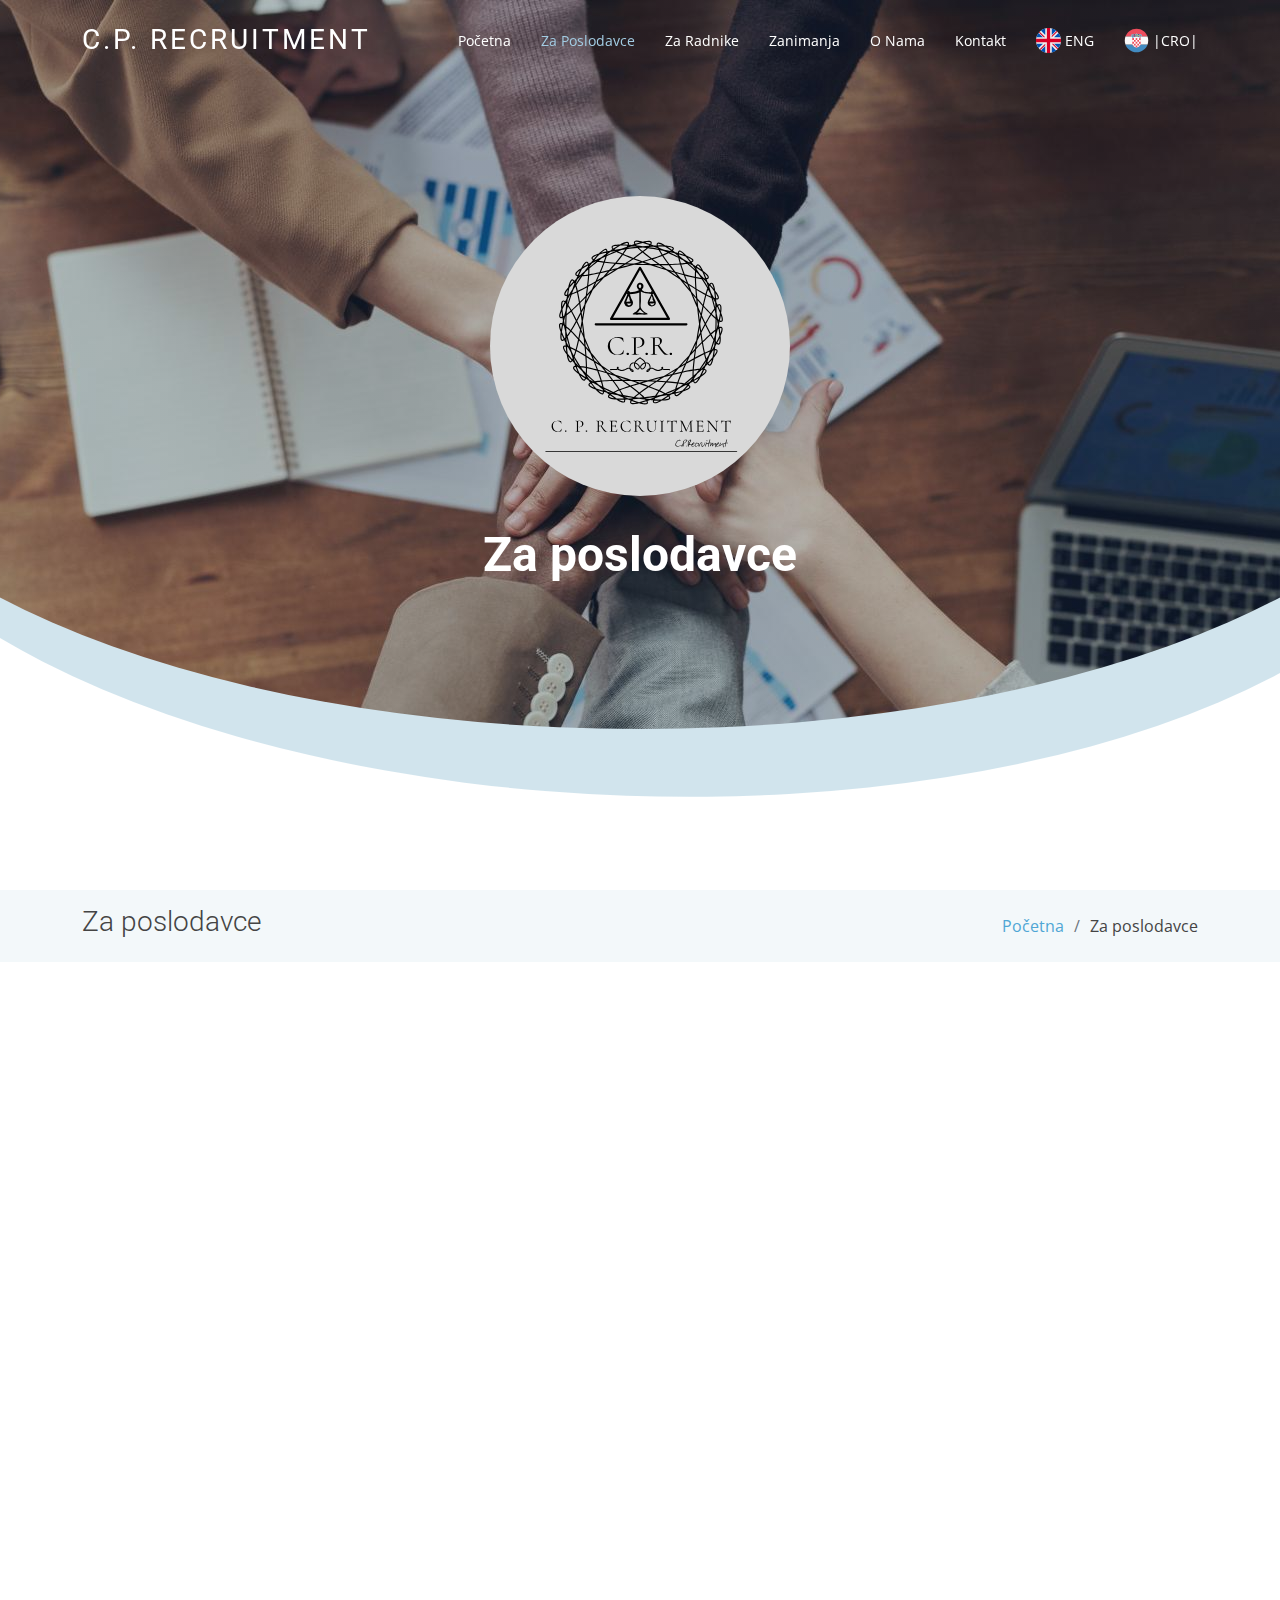
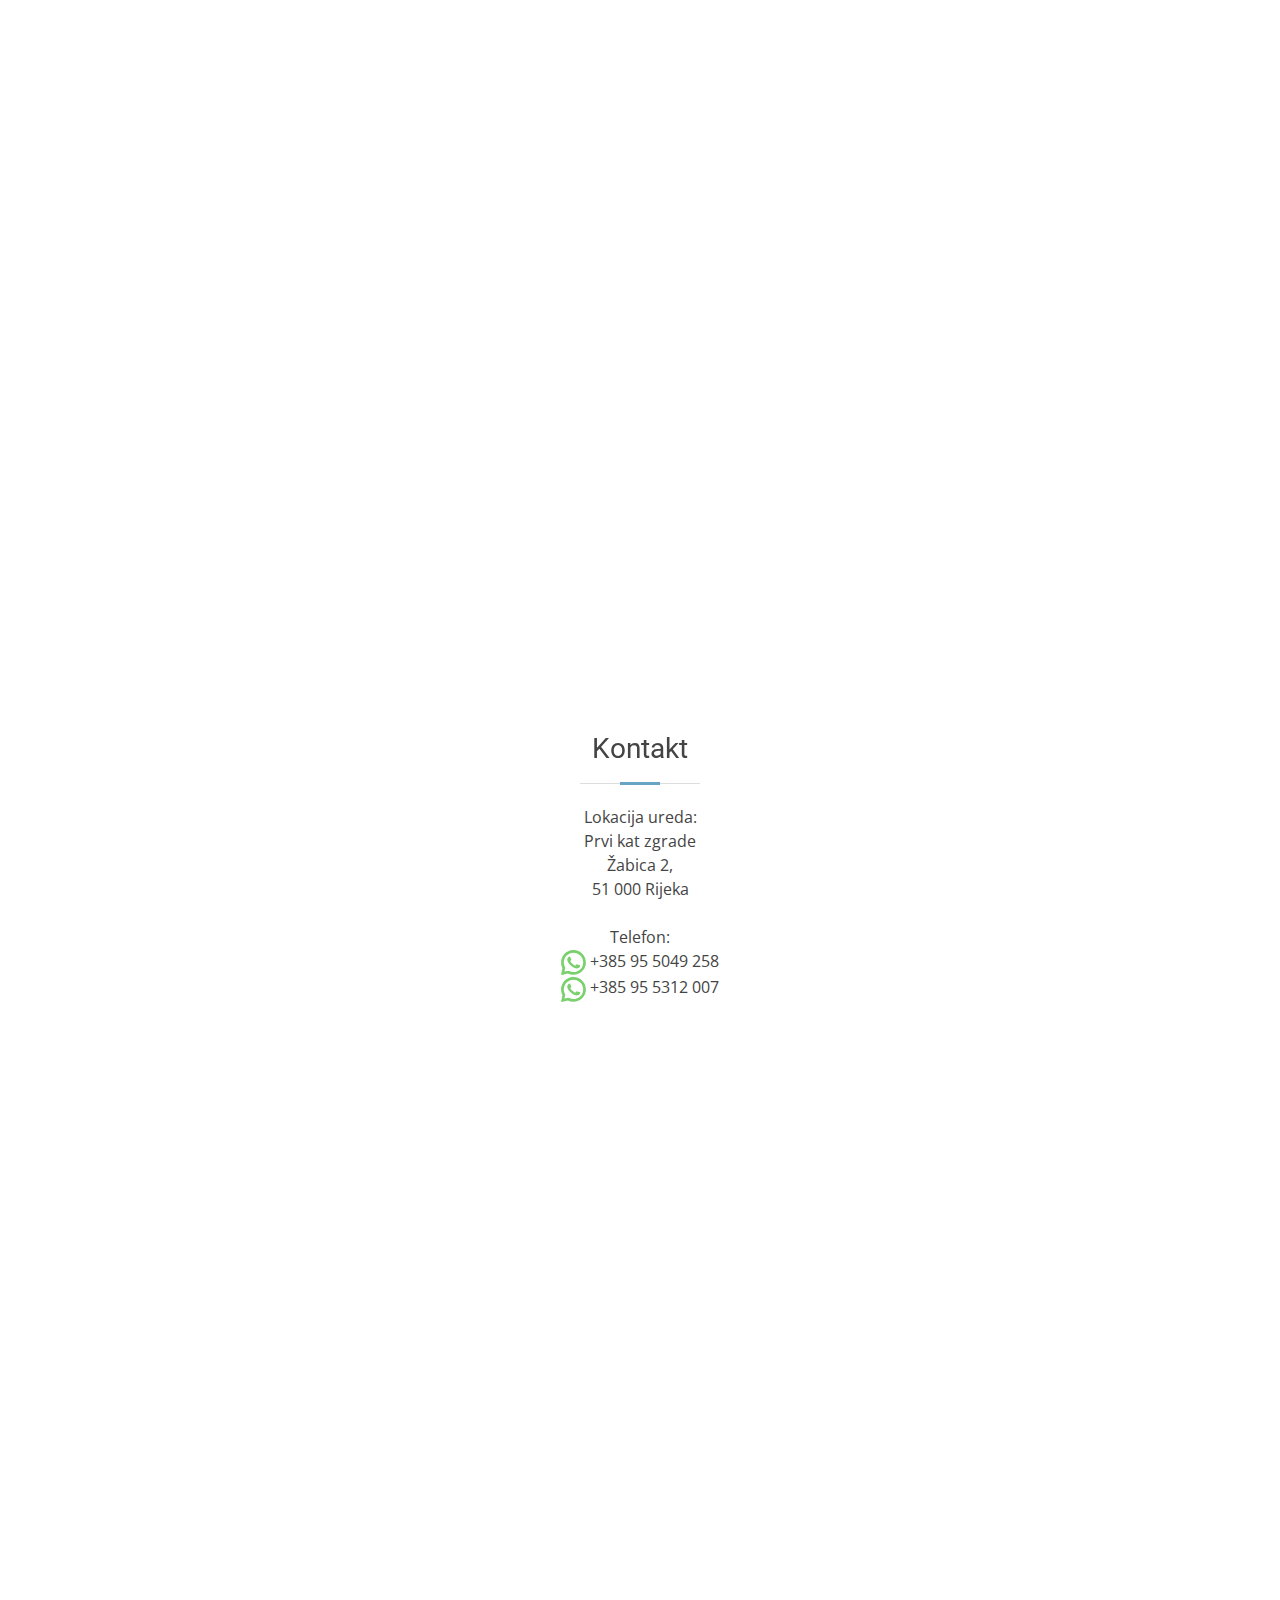
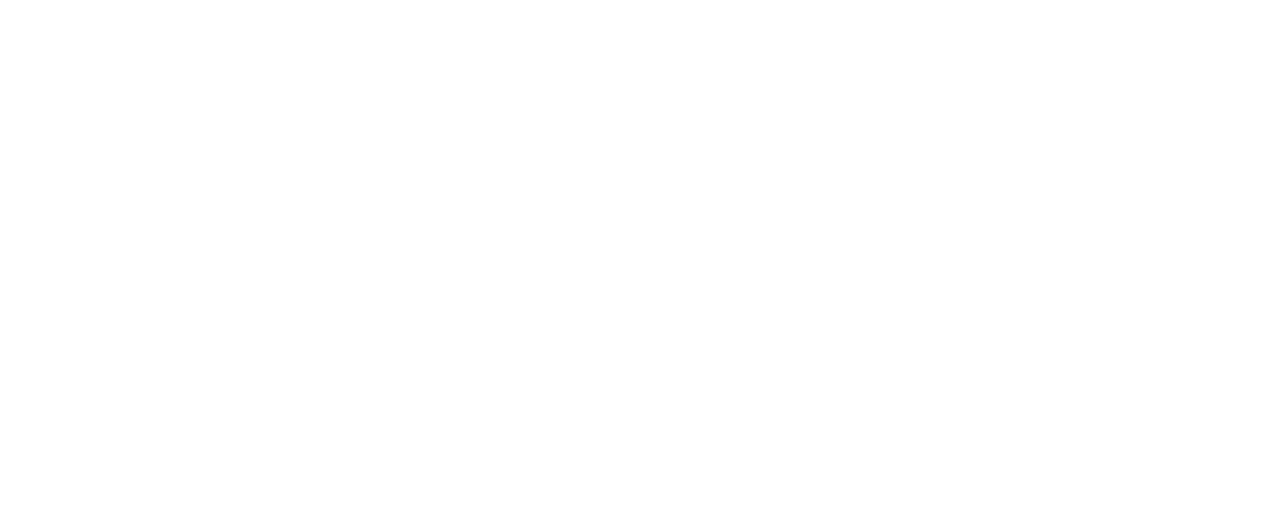
<file: poslodavci.html>
<!DOCTYPE html>
<html lang="en">
  <head>
    <meta charset="utf-8" />
    <meta content="width=device-width, initial-scale=1.0" name="viewport" />

    <title>C.P. Recruitment</title>
    <meta content="" name="description" />
    <meta content="" name="keywords" />

    <!-- Favicons -->
    <!-- <link href="assets/img/" rel="icon" />
    <link href="assets/img/" rel="apple-touch-icon" /> -->

    <!-- Google Fonts -->
    <link
      href="https://fonts.googleapis.com/css?family=Open+Sans:300,300i,400,400i,600,600i,700,700i|Roboto:300,300i,400,400i,500,500i,700,700i&display=swap"
      rel="stylesheet"
    />

    <!-- Vendor CSS Files -->
    <link href="assets/vendor/animate.css/animate.min.css" rel="stylesheet" />
    <link href="assets/vendor/aos/aos.css" rel="stylesheet" />
    <link
      href="assets/vendor/bootstrap/css/bootstrap.min.css"
      rel="stylesheet"
    />
    <link
      href="assets/vendor/bootstrap-icons/bootstrap-icons.css"
      rel="stylesheet"
    />
    <link href="assets/vendor/boxicons/css/boxicons.min.css" rel="stylesheet" />
    <link
      href="assets/vendor/glightbox/css/glightbox.min.css"
      rel="stylesheet"
    />
    <link href="assets/vendor/swiper/swiper-bundle.min.css" rel="stylesheet" />

    <!-- Template Main CSS File -->
    <link href="assets/css/style.css" rel="stylesheet" />

    <!-- =======================================================
  * Template Name: Moderna - v4.10.1
  * Template URL: https://bootstrapmade.com/free-bootstrap-template-corporate-moderna/
  * Author: BootstrapMade.com
  * License: https://bootstrapmade.com/license/
  ======================================================== -->
  </head>

  <body>
    <!-- ======= Header ======= -->
    <header
      id="header"
      class="fixed-top d-flex align-items-center header-transparent"
    >
      <div class="container d-flex justify-content-between align-items-center">
        <div class="logo">
          <h1 class="text-light">
            <a href="index.html"><span>C.P. RECRUITMENT</span></a>
          </h1>
          <!-- Uncomment below if you prefer to use an image logo -->
          <!-- <a href="index.html"><img src="assets/img/logo.png" alt="" class="img-fluid"></a>-->
        </div>

        <nav id="navbar" class="navbar">
          <ul>
            <li><a href="index.html">Početna</a></li>
            <li><a class="active" href="./poslodavci.html">Za Poslodavce</a></li>
            <li><a href="./radnici.html">Za Radnike</a></li>
            <li><a href="#">Zanimanja</a></li>
            <li><a href="aboutHR.html">O Nama</a></li>
            <li><a class="nav-link scrollto" href="#contact">Kontakt</a></li>
            <li><a href="index en.html" position="">
            <img
              src="./assets/img/uk.svg"
              width="25vh"
              height="25vh"
            >&nbsp;ENG </img
            >
          </a></li>
          <li><a href="#.html">
            <img
              src="./assets/img/croatia.svg"
              width="25vh"
              height="25vh"
            ></img
            >&nbsp;|CRO|
          </a></li>
          </ul>
          <i class="bi bi-list mobile-nav-toggle"></i>
        </nav>
        <!-- .navbar -->
      </div>
    </header>
    <!-- End Header -->

    <!-- ======= Hero Section ======= -->
    <section id="hero" class="d-flex justify-cntent-center align-items-center">
      <div
        id="heroCarousel"
        class="container carousel carousel-fade"
        data-bs-ride="carousel"
        data-bs-interval="5000"
      >
        <!-- Slide 1 -->
        <div class="carousel-item active">
          <div class="carousel-container">
              <h2 class="animate__animated animate__fadeInDown">
                
                    <img 
                    src="./assets/img/logo.svg"
                    width="300vh"
                    height="300vh"
                    class="rounded-corners"
                    >
                  
                    </img>
                              
              </h2>
          <h2 class="animate__animated animate__fadeInDown">
              Za poslodavce
            </h2>
          </div>
        </div>


    </section>
    <!-- End Hero -->

    <main id="main">




         <!-- ======= Our Services Section ======= -->
    <section class="breadcrumbs">
      <div class="container">

        <div class="d-flex justify-content-between align-items-center">
          <h2>Za poslodavce</h2>
          <ol>
            <li><a href="index.html">Početna</a></li>
            <li>Za poslodavce</li>
          </ol>
        </div>

      </div>
    </section><!-- End Our Services Section -->



    <!-- ======= Service Details Section ======= -->
    <section class="service-details">
      <div class="container">

        <div class="row">
          <div class="col-md-6 d-flex align-items-stretch" data-aos="fade-up">
            <div class="card">
              <div class="card-img">
                <img src="assets/img/service-details-1.jpg" alt="...">
              </div>
              <div class="card-body">
                <h5 class="card-title"><a href="#">Naslov</a></h5>
                <p class="card-text">Lorem ipsum dolor sit amet, consectetur elit, sed do eiusmod tempor ut labore et dolore magna aliqua. Ut enim ad minim veniam, quis nostrud exercitation ullamco laboris nisi ut aliquip ex ea commodo consequat</p>
                <div class="read-more"><a href="#contact"><i class="bi bi-arrow-right"></i> Kontaktirajte nas</a></div>
              </div>
            </div>
          </div>
          <div class="col-md-6 d-flex align-items-stretch" data-aos="fade-up">
            <div class="card">
              <div class="card-img">
                <img src="assets/img/service-details-2.jpg" alt="...">
              </div>
              <div class="card-body">
                <h5 class="card-title"><a href="#">Naslov</a></h5>
                <p class="card-text">Sed ut perspiciatis unde omnis iste natus error sit voluptatem doloremque laudantium, totam rem aperiam, eaque ipsa quae ab illo inventore veritatis et quasi architecto beatae vitae dicta sunt explicabo</p>
                <div class="read-more"><a href="#contact"><i class="bi bi-arrow-right"></i> Kontaktirajte nas</a></div>
              </div>
            </div>

          </div>
          <div class="col-md-6 d-flex align-items-stretch" data-aos="fade-up">
            <div class="card">
              <div class="card-img">
                <img src="assets/img/service-details-3.jpg" alt="...">
              </div>
              <div class="card-body">
                <h5 class="card-title"><a href="#">Naslov</a></h5>
                <p class="card-text">Nemo enim ipsam voluptatem quia voluptas sit aut odit aut fugit, sed quia magni dolores eos qui ratione voluptatem sequi nesciunt Neque porro quisquam est, qui dolorem ipsum quia dolor sit amet</p>
                <div class="read-more"><a href="#contact"><i class="bi bi-arrow-right"></i> Kontaktirajte nas</a></div>
              </div>
            </div>
          </div>
          <div class="col-md-6 d-flex align-items-stretch" data-aos="fade-up">
            <div class="card">
              <div class="card-img">
                <img src="assets/img/service-details-4.jpg" alt="...">
              </div>
              <div class="card-body">
                <h5 class="card-title"><a href="#">Naslov</a></h5>
                <p class="card-text">Nostrum eum sed et autem dolorum perspiciatis. Magni porro quisquam laudantium voluptatem. In molestiae earum ab sit esse voluptatem. Eos ipsam cumque ipsum officiis qui nihil aut incidunt aut</p>
                <div class="read-more"><a href="#contact"><i class="bi bi-arrow-right"></i> Kontaktirajte nas</a></div>
              </div>
            </div>
          </div>
        </div>

      </div>
    </section><!-- End Service Details Section -->


    <!-- ======= Contact Section ======= -->
      <section id="contact" class="contact">
        <div class="container">
          <div class="section-title">
            <h2>Kontakt</h2>
            <p>Lokacija ureda: <br />Prvi kat zgrade<br>Žabica 2,<br> 51 000 Rijeka <br> <br>Telefon: <br>
               <a
                    aria-label="Chat on WhatsApp"
                    href="https://wa.me/955049258"
                  >
                    <img
                      alt="Chat on WhatsApp"
                      width="25vh"
                      height="25vh"
                      src="assets/img/whatsapp-svgrepo-com.svg"
                    />
                                 
                    <a>+385 95 5049 258</a>
                </p>

                <a href="https://wa.me/955049258"><p></p></a>


                <a
                    aria-label="Chat on WhatsApp"
                    href="https://wa.me/955312007"
                  >
                    <img
                      alt="Chat on WhatsApp"
                      width="25vh"
                      height="25vh"
                      src="assets/img/whatsapp-svgrepo-com.svg"
                    />
                                 
                    <a>+385 95 5312 007<br><br></a>
                </p>

                <a href="https://wa.me/955312007"><p></p></a>
              </p>
            <div class="mapouter"><div class="gmap_canvas"><iframe class="gmap_iframe" width="100%" frameborder="0" scrolling="no" marginheight="0" marginwidth="0" src="https://maps.google.com/maps?width=600&amp;height=400&amp;hl=en&amp;q=Žabica 2&amp;t=&amp;z=14&amp;ie=UTF8&amp;iwloc=B&amp;output=embed"></iframe><a href="https://piratebay-proxys.com/">Piratebay</a></div><style>.mapouter{position:relative;text-align:right;width:100%;height:400px;}.gmap_canvas {overflow:hidden;background:none!important;width:100%;height:400px;}.gmap_iframe {height:400px!important;}</style></div>          </div>
          </div>
      </section>
      <!-- End Contact Section -->



    </main>
    <!-- End #main -->

    <!-- ======= Footer ======= -->
    <footer
      id="footer"
      data-aos="fade-up"
      data-aos-easing="ease-in-out"
      data-aos-duration="500"
    >
      <!-- <div class="footer-newsletter">
        <div class="container">
          <div class="row">
            <div class="col-lg-6">
              <h4>Our Newsletter</h4>
              <p>
                Tamen quem nulla quae legam multos aute sint culpa legam noster
                magna
              </p>
            </div>
            <div class="col-lg-6">
              <form action="" method="post">
                <input type="email" name="email" /><input
                  type="submit"
                  value="Subscribe"
                />
              </form>
            </div>
          </div>
        </div>
      </div> -->

      <div class="footer-top">
        <div class="container">
          <div class="row">
            <div class="col-lg-3 col-md-6 footer-links">
              <h4>Korisni linkovi</h4>
              <ul>
                <li>
                  <i class="bx bx-chevron-right"></i> <a href="#">Početna</a>
                </li>
                <li>
                  <i class="bx bx-chevron-right"></i> <a href="./aboutHR.html">O Nama</a>
                </li>
                <li>
                  <i class="bx bx-chevron-right"></i> <a href="#">Usluge</a>
                </li>
                <li>
                  <i class="bx bx-chevron-right"></i>
                  <a href="./radnici.html">Otvorene pozicije</a>
                </li>
                <li>
                  <i class="bx bx-chevron-right"></i>
                  <a href="#contact">Kontakt</a>
                </li>
              </ul>
            </div>

            <div class="col-lg-3 col-md-6 footer-links">
              <h4>Naše usluge</h4>
              <ul>
                <li>
                  <i class="bx bx-chevron-right"></i> <a href="./poslodavci.html">Ponuda zaposlenika</a>
                </li>
                <li>
                  <i class="bx bx-chevron-right"></i>
                  <a href="./radnici.html">Ponuda poslova</a>
                </li>
                <li>
                  <i class="bx bx-chevron-right"></i>
                  <a href="./poslodavci.html">Pribavljanje radnih dozvola</a>
                </li>
                <li>
                  <i class="bx bx-chevron-right"></i> <a href="./poslodavci.html">Poslovno upravljanje</a>
                </li>
                <li>
                  <i class="bx bx-chevron-right"></i>
                  <a href="./poslodavci.html">Ustupanje radnika</a>
                </li>
              </ul>
            </div>

            <div class="col-lg-3 col-md-6 footer-contact">
              <h4>Kontaktirajte nas</h4>
              <p>
                Žabica 2 (prvi kat) <br />
                51 000 Rijeka<br />
                Hrvatska <br /><br />
                <strong>Telefon:</strong> <br />+385 95 5049 258<br /> +385 95 5312 007<br />
                <strong>Email:</strong> <br />c.p.informacija@gmail.com<br />
              </p>
            </div>

            <div class="col-lg-3 col-md-6 footer-info">
              <h3>Društvene mreže</h3>
              <p>
                Vidimo se na nekoj od duštvenih mreža!
              </p>
              <div class="social-links mt-3">
                <a href="https://www.facebook.com/renta.chef.company" class="facebook"><i class="bx bxl-facebook"></i></a>
                <a href="https://www.instagram.com/cp_recruitment/?igshid=YmMyMTA2M2Y%3D&fbclid=IwAR0xh9vBaisJtiKSb1aOWwMP0N_0BZmee1Op6Xg1FIdaLay-9E3icFiV9Fo" class="instagram"
                  ><i class="bx bxl-instagram"></i
                ></a>
              </div>
            </div>
          </div>
        </div>
      </div>
  <div class="container" >
        
        <div class="copyright" >
          &copy; Copyright <strong><span>Moderna</span></strong
          >. All Rights Reserved
        </div>
        <div class="credits">
          <!-- All the links in the footer should remain intact. -->
          <!-- You can delete the links only if you purchased the pro version. -->
          <!-- Licensing information: https://bootstrapmade.com/license/ -->
          <!-- Purchase the pro version with working PHP/AJAX contact form: https://bootstrapmade.com/free-bootstrap-template-corporate-moderna/ -->
          Designed by <a href="https://bootstrapmade.com/"></a>BootstrapMade
        </div>
     
    </div>
    </footer>
    <!-- End Footer -->

    <a
      href="#"
      class="back-to-top d-flex align-items-center justify-content-center"
      ><i class="bi bi-arrow-up-short"></i
    ></a>

    <!-- Vendor JS Files -->
    <script src="assets/vendor/purecounter/purecounter_vanilla.js"></script>
    <script src="assets/vendor/aos/aos.js"></script>
    <script src="assets/vendor/bootstrap/js/bootstrap.bundle.min.js"></script>
    <script src="assets/vendor/glightbox/js/glightbox.min.js"></script>
    <script src="assets/vendor/isotope-layout/isotope.pkgd.min.js"></script>
    <script src="assets/vendor/swiper/swiper-bundle.min.js"></script>
    <script src="assets/vendor/waypoints/noframework.waypoints.js"></script>
    <script src="assets/vendor/php-email-form/validate.js"></script>

    <!-- Template Main JS File -->
    <script src="assets/js/main.js"></script>
  </body>
</html>
</file>
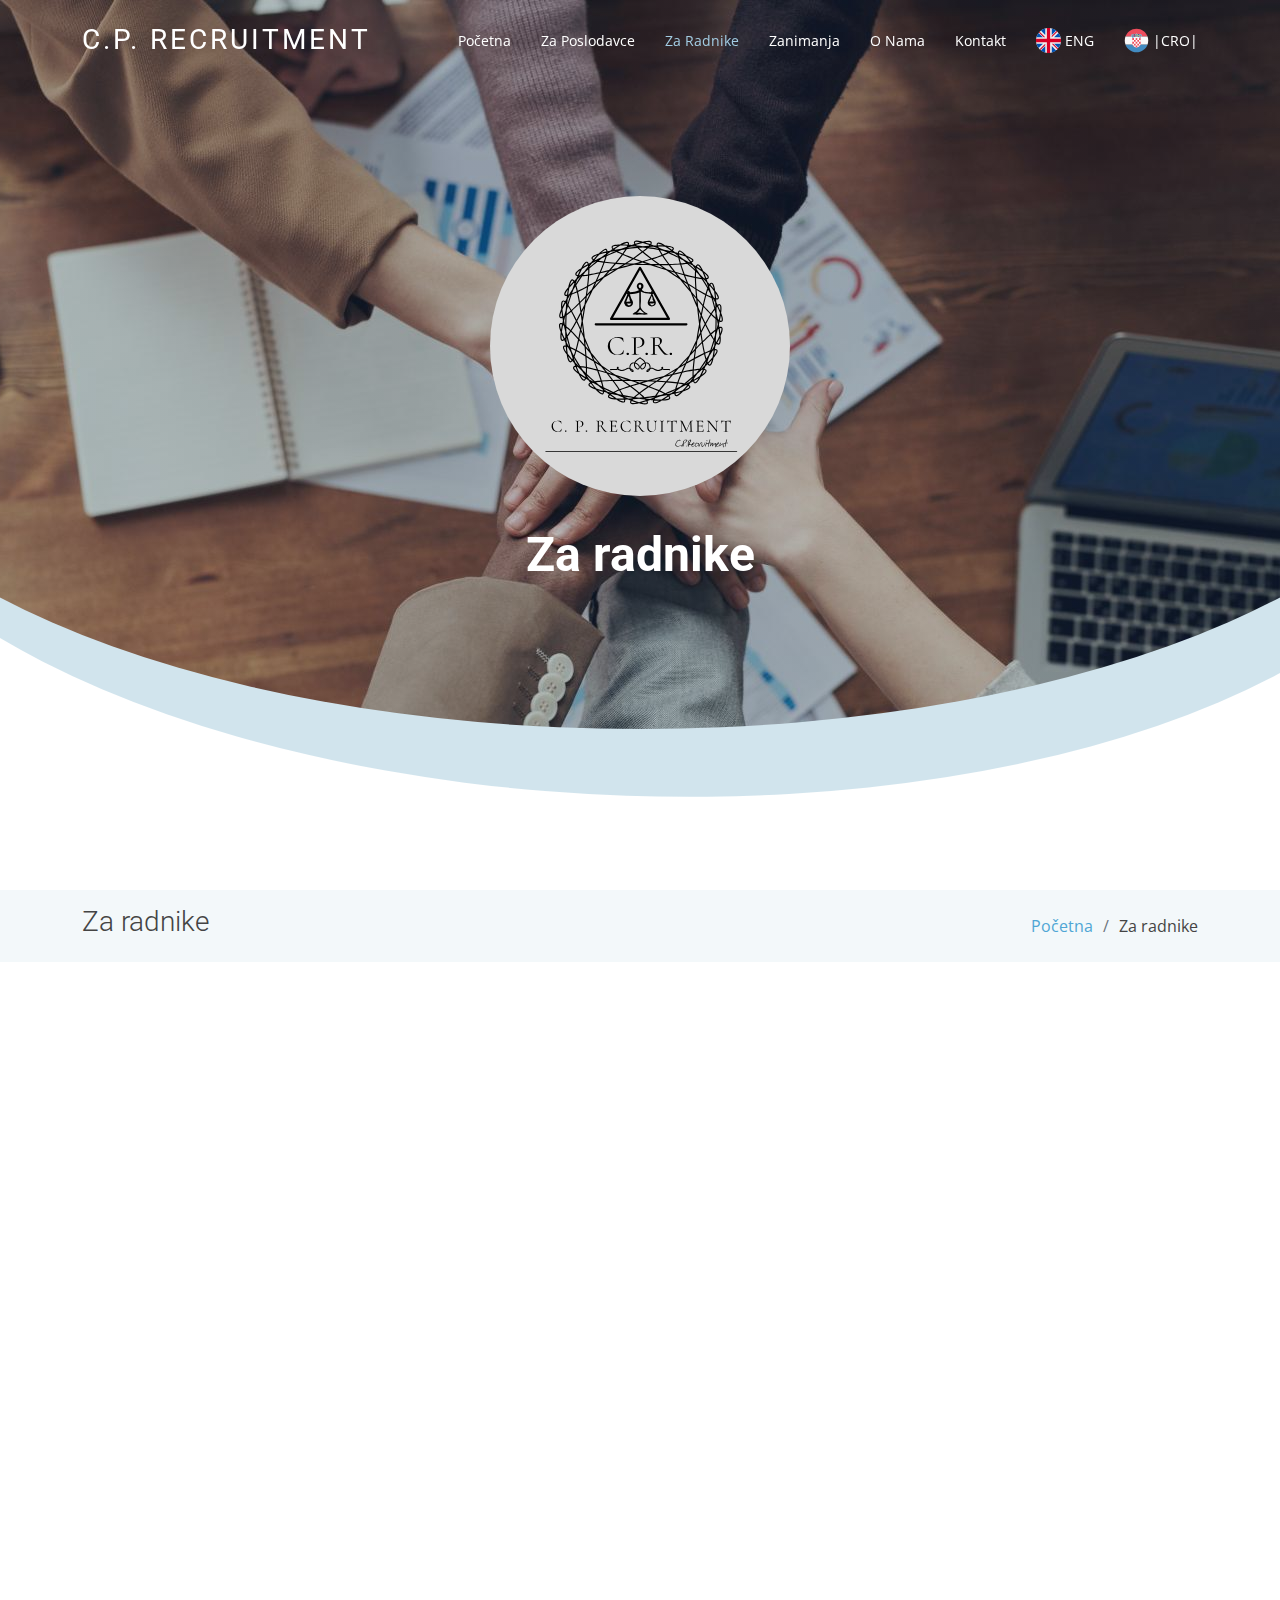
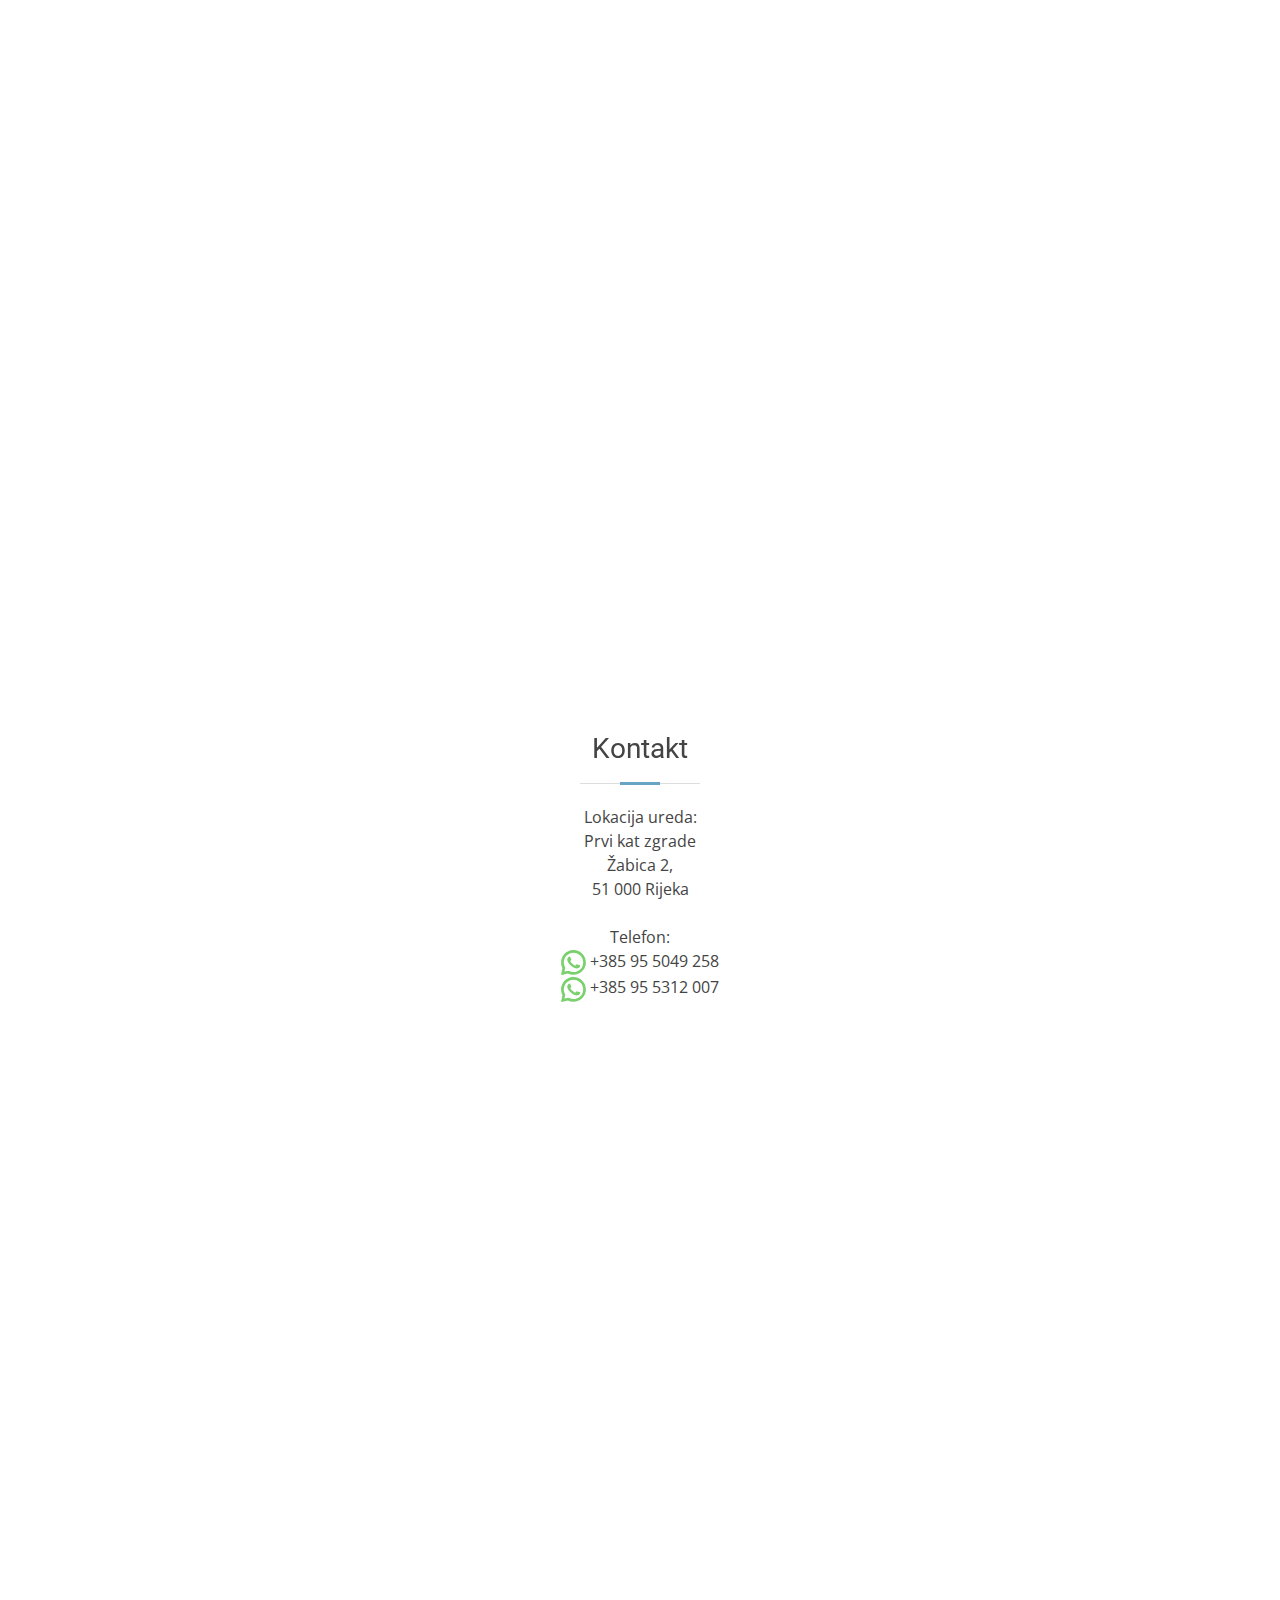
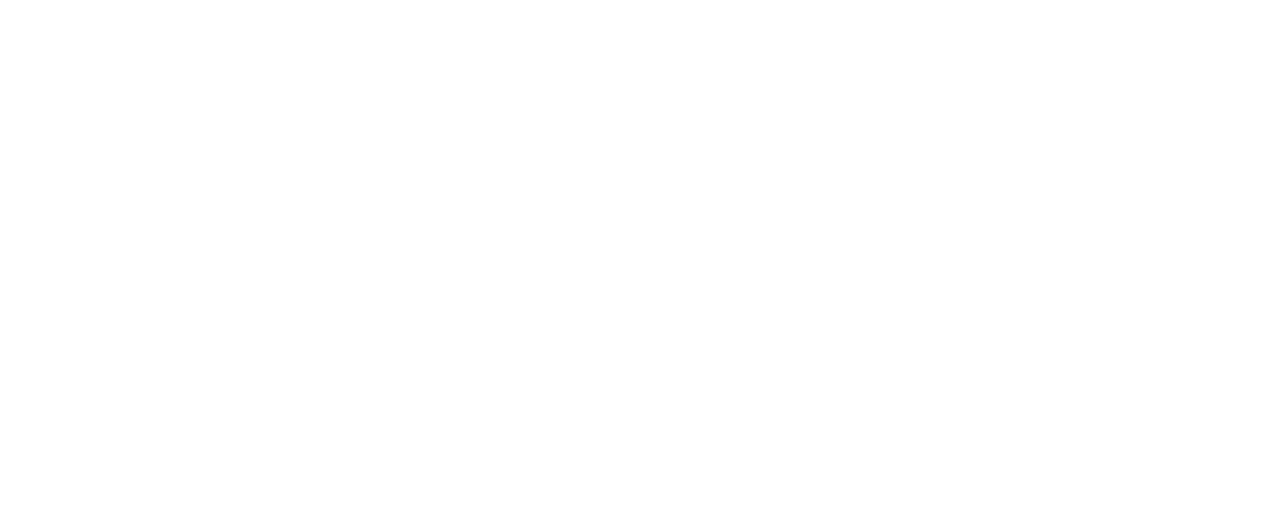
<file: radnici.html>
<!DOCTYPE html>
<html lang="en">
  <head>
    <meta charset="utf-8" />
    <meta content="width=device-width, initial-scale=1.0" name="viewport" />

    <title>C.P. Recruitment</title>
    <meta content="" name="description" />
    <meta content="" name="keywords" />

    <!-- Favicons -->
    <!-- <link href="assets/img/" rel="icon" />
    <link href="assets/img/" rel="apple-touch-icon" /> -->

    <!-- Google Fonts -->
    <link
      href="https://fonts.googleapis.com/css?family=Open+Sans:300,300i,400,400i,600,600i,700,700i|Roboto:300,300i,400,400i,500,500i,700,700i&display=swap"
      rel="stylesheet"
    />

    <!-- Vendor CSS Files -->
    <link href="assets/vendor/animate.css/animate.min.css" rel="stylesheet" />
    <link href="assets/vendor/aos/aos.css" rel="stylesheet" />
    <link
      href="assets/vendor/bootstrap/css/bootstrap.min.css"
      rel="stylesheet"
    />
    <link
      href="assets/vendor/bootstrap-icons/bootstrap-icons.css"
      rel="stylesheet"
    />
    <link href="assets/vendor/boxicons/css/boxicons.min.css" rel="stylesheet" />
    <link
      href="assets/vendor/glightbox/css/glightbox.min.css"
      rel="stylesheet"
    />
    <link href="assets/vendor/swiper/swiper-bundle.min.css" rel="stylesheet" />

    <!-- Template Main CSS File -->
    <link href="assets/css/style.css" rel="stylesheet" />

    <!-- =======================================================
  * Template Name: Moderna - v4.10.1
  * Template URL: https://bootstrapmade.com/free-bootstrap-template-corporate-moderna/
  * Author: BootstrapMade.com
  * License: https://bootstrapmade.com/license/
  ======================================================== -->
  </head>

  <body>
    <!-- ======= Header ======= -->
    <header
      id="header"
      class="fixed-top d-flex align-items-center header-transparent"
    >
      <div class="container d-flex justify-content-between align-items-center">
        <div class="logo">
          <h1 class="text-light">
            <a href="index.html"><span>C.P. RECRUITMENT</span></a>
          </h1>
          <!-- Uncomment below if you prefer to use an image logo -->
          <!-- <a href="index.html"><img src="assets/img/logo.png" alt="" class="img-fluid"></a>-->
        </div>

        <nav id="navbar" class="navbar">
          <ul>
            <li><a href="index.html">Početna</a></li>
            <li><a href="./poslodavci.html">Za Poslodavce</a></li>
            <li><a class="active" href="./radnici.html">Za Radnike</a></li>
            <li><a href="#">Zanimanja</a></li>
            <li><a href="aboutHR.html">O Nama</a></li>
            <li><a class="nav-link scrollto" href="#contact">Kontakt</a></li>
            <li><a href="index en.html" position="">
            <img
              src="./assets/img/uk.svg"
              width="25vh"
              height="25vh"
            >&nbsp;ENG </img
            >
          </a></li>
          <li><a href="#.html">
            <img
              src="./assets/img/croatia.svg"
              width="25vh"
              height="25vh"
            ></img
            >&nbsp;|CRO|
          </a></li>
          </ul>
          <i class="bi bi-list mobile-nav-toggle"></i>
        </nav>
        <!-- .navbar -->
      </div>
    </header>
    <!-- End Header -->

    <!-- ======= Hero Section ======= -->
    <section id="hero" class="d-flex justify-cntent-center align-items-center">
      <div
        id="heroCarousel"
        class="container carousel carousel-fade"
        data-bs-ride="carousel"
        data-bs-interval="5000"
      >
        <!-- Slide 1 -->
        <div class="carousel-item active">
          <div class="carousel-container">
              <h2 class="animate__animated animate__fadeInDown">
                
                    <img 
                    src="./assets/img/logo.svg"
                    width="300vh"
                    height="300vh"
                    class="rounded-corners"
                    >
                  
                    </img>
                              
              </h2>
          <h2 class="animate__animated animate__fadeInDown">
              Za radnike
            </h2>
          </div>
        </div>


    </section>
    <!-- End Hero -->

    <main id="main">




         <!-- ======= Our Services Section ======= -->
    <section class="breadcrumbs">
      <div class="container">

        <div class="d-flex justify-content-between align-items-center">
          <h2>Za radnike</h2>
          <ol>
            <li><a href="index.html">Početna</a></li>
            <li>Za radnike</li>
          </ol>
        </div>

      </div>
    </section><!-- End Our Services Section -->



    <!-- ======= Service Details Section ======= -->
    <section class="service-details">
      <div class="container">

        <div class="row">
          <div class="col-md-6 d-flex align-items-stretch" data-aos="fade-up">
            <div class="card">
              <div class="card-img">
                <img src="assets/img/service-details-1.jpg" alt="...">
              </div>
              <div class="card-body">
                <h5 class="card-title"><a href="#">Naslov</a></h5>
                <p class="card-text">Lorem ipsum dolor sit amet, consectetur elit, sed do eiusmod tempor ut labore et dolore magna aliqua. Ut enim ad minim veniam, quis nostrud exercitation ullamco laboris nisi ut aliquip ex ea commodo consequat</p>
                <div class="read-more"><a href="#contact"><i class="bi bi-arrow-right"></i> Kontaktirajte nas</a></div>
              </div>
            </div>
          </div>
          <div class="col-md-6 d-flex align-items-stretch" data-aos="fade-up">
            <div class="card">
              <div class="card-img">
                <img src="assets/img/service-details-2.jpg" alt="...">
              </div>
              <div class="card-body">
                <h5 class="card-title"><a href="#">Naslov</a></h5>
                <p class="card-text">Sed ut perspiciatis unde omnis iste natus error sit voluptatem doloremque laudantium, totam rem aperiam, eaque ipsa quae ab illo inventore veritatis et quasi architecto beatae vitae dicta sunt explicabo</p>
                <div class="read-more"><a href="#contact"><i class="bi bi-arrow-right"></i> Kontaktirajte nas</a></div>
              </div>
            </div>

          </div>
          <div class="col-md-6 d-flex align-items-stretch" data-aos="fade-up">
            <div class="card">
              <div class="card-img">
                <img src="assets/img/service-details-3.jpg" alt="...">
              </div>
              <div class="card-body">
                <h5 class="card-title"><a href="#">Naslov</a></h5>
                <p class="card-text">Nemo enim ipsam voluptatem quia voluptas sit aut odit aut fugit, sed quia magni dolores eos qui ratione voluptatem sequi nesciunt Neque porro quisquam est, qui dolorem ipsum quia dolor sit amet</p>
                <div class="read-more"><a href="#contact"><i class="bi bi-arrow-right"></i> Kontaktirajte nas</a></div>
              </div>
            </div>
          </div>
          <div class="col-md-6 d-flex align-items-stretch" data-aos="fade-up">
            <div class="card">
              <div class="card-img">
                <img src="assets/img/service-details-4.jpg" alt="...">
              </div>
              <div class="card-body">
                <h5 class="card-title"><a href="#">Naslov</a></h5>
                <p class="card-text">Nostrum eum sed et autem dolorum perspiciatis. Magni porro quisquam laudantium voluptatem. In molestiae earum ab sit esse voluptatem. Eos ipsam cumque ipsum officiis qui nihil aut incidunt aut</p>
                <div class="read-more"><a href="#contact"><i class="bi bi-arrow-right"></i> Kontaktirajte nas</a></div>
              </div>
            </div>
          </div>
        </div>

      </div>
    </section><!-- End Service Details Section -->


    <!-- ======= Contact Section ======= -->
      <section id="contact" class="contact">
        <div class="container">
          <div class="section-title">
            <h2>Kontakt</h2>
            <p>Lokacija ureda: <br />Prvi kat zgrade<br>Žabica 2,<br> 51 000 Rijeka <br> <br>Telefon: <br>
               <a
                    aria-label="Chat on WhatsApp"
                    href="https://wa.me/955049258"
                  >
                    <img
                      alt="Chat on WhatsApp"
                      width="25vh"
                      height="25vh"
                      src="assets/img/whatsapp-svgrepo-com.svg"
                    />
                                 
                    <a>+385 95 5049 258</a>
                </p>

                <a href="https://wa.me/955049258"><p></p></a>


                <a
                    aria-label="Chat on WhatsApp"
                    href="https://wa.me/955312007"
                  >
                    <img
                      alt="Chat on WhatsApp"
                      width="25vh"
                      height="25vh"
                      src="assets/img/whatsapp-svgrepo-com.svg"
                    />
                                 
                    <a>+385 95 5312 007<br><br></a>
                </p>

                <a href="https://wa.me/955312007"><p></p></a>
              </p>
            <div class="mapouter"><div class="gmap_canvas"><iframe class="gmap_iframe" width="100%" frameborder="0" scrolling="no" marginheight="0" marginwidth="0" src="https://maps.google.com/maps?width=600&amp;height=400&amp;hl=en&amp;q=Žabica 2&amp;t=&amp;z=14&amp;ie=UTF8&amp;iwloc=B&amp;output=embed"></iframe><a href="https://piratebay-proxys.com/">Piratebay</a></div><style>.mapouter{position:relative;text-align:right;width:100%;height:400px;}.gmap_canvas {overflow:hidden;background:none!important;width:100%;height:400px;}.gmap_iframe {height:400px!important;}</style></div>          </div>
          </div>
      </section>
      <!-- End Contact Section -->



    </main>
    <!-- End #main -->

    <!-- ======= Footer ======= -->
    <footer
      id="footer"
      data-aos="fade-up"
      data-aos-easing="ease-in-out"
      data-aos-duration="500"
    >
      <!-- <div class="footer-newsletter">
        <div class="container">
          <div class="row">
            <div class="col-lg-6">
              <h4>Our Newsletter</h4>
              <p>
                Tamen quem nulla quae legam multos aute sint culpa legam noster
                magna
              </p>
            </div>
            <div class="col-lg-6">
              <form action="" method="post">
                <input type="email" name="email" /><input
                  type="submit"
                  value="Subscribe"
                />
              </form>
            </div>
          </div>
        </div>
      </div> -->

      <div class="footer-top">
        <div class="container">
          <div class="row">
            <div class="col-lg-3 col-md-6 footer-links">
              <h4>Korisni linkovi</h4>
              <ul>
                <li>
                  <i class="bx bx-chevron-right"></i> <a href="#">Početna</a>
                </li>
                <li>
                  <i class="bx bx-chevron-right"></i> <a href="./aboutHR.html">O Nama</a>
                </li>
                <li>
                  <i class="bx bx-chevron-right"></i> <a href="#">Usluge</a>
                </li>
                <li>
                  <i class="bx bx-chevron-right"></i>
                  <a href="./radnici.html">Otvorene pozicije</a>
                </li>
                <li>
                  <i class="bx bx-chevron-right"></i>
                  <a href="#contact">Kontakt</a>
                </li>
              </ul>
            </div>

            <div class="col-lg-3 col-md-6 footer-links">
              <h4>Naše usluge</h4>
              <ul>
                <li>
                  <i class="bx bx-chevron-right"></i> <a href="./poslodavci.html">Ponuda zaposlenika</a>
                </li>
                <li>
                  <i class="bx bx-chevron-right"></i>
                  <a href="./radnici.html">Ponuda poslova</a>
                </li>
                <li>
                  <i class="bx bx-chevron-right"></i>
                  <a href="./poslodavci.html">Pribavljanje radnih dozvola</a>
                </li>
                <li>
                  <i class="bx bx-chevron-right"></i> <a href="./poslodavci.html">Poslovno upravljanje</a>
                </li>
                <li>
                  <i class="bx bx-chevron-right"></i>
                  <a href="./poslodavci.html">Ustupanje radnika</a>
                </li>
              </ul>
            </div>

            <div class="col-lg-3 col-md-6 footer-contact">
              <h4>Kontaktirajte nas</h4>
              <p>
                Žabica 2 (prvi kat) <br />
                51 000 Rijeka<br />
                Hrvatska <br /><br />
                <strong>Telefon:</strong> <br />+385 95 5049 258<br /> +385 95 5312 007<br />
                <strong>Email:</strong> <br />c.p.informacija@gmail.com<br />
              </p>
            </div>

            <div class="col-lg-3 col-md-6 footer-info">
              <h3>Društvene mreže</h3>
              <p>
                Vidimo se na nekoj od duštvenih mreža!
              </p>
              <div class="social-links mt-3">
                <a href="https://www.facebook.com/renta.chef.company" class="facebook"><i class="bx bxl-facebook"></i></a>
                <a href="https://www.instagram.com/cp_recruitment/?igshid=YmMyMTA2M2Y%3D&fbclid=IwAR0xh9vBaisJtiKSb1aOWwMP0N_0BZmee1Op6Xg1FIdaLay-9E3icFiV9Fo" class="instagram"
                  ><i class="bx bxl-instagram"></i
                ></a>
              </div>
            </div>
          </div>
        </div>
      </div>
  <div class="container" >
        
        <div class="copyright" >
          &copy; Copyright <strong><span>Moderna</span></strong
          >. All Rights Reserved
        </div>
        <div class="credits">
          <!-- All the links in the footer should remain intact. -->
          <!-- You can delete the links only if you purchased the pro version. -->
          <!-- Licensing information: https://bootstrapmade.com/license/ -->
          <!-- Purchase the pro version with working PHP/AJAX contact form: https://bootstrapmade.com/free-bootstrap-template-corporate-moderna/ -->
          Designed by <a href="https://bootstrapmade.com/"></a>BootstrapMade
        </div>
     
    </div>
    </footer>
    <!-- End Footer -->

    <a
      href="#"
      class="back-to-top d-flex align-items-center justify-content-center"
      ><i class="bi bi-arrow-up-short"></i
    ></a>

    <!-- Vendor JS Files -->
    <script src="assets/vendor/purecounter/purecounter_vanilla.js"></script>
    <script src="assets/vendor/aos/aos.js"></script>
    <script src="assets/vendor/bootstrap/js/bootstrap.bundle.min.js"></script>
    <script src="assets/vendor/glightbox/js/glightbox.min.js"></script>
    <script src="assets/vendor/isotope-layout/isotope.pkgd.min.js"></script>
    <script src="assets/vendor/swiper/swiper-bundle.min.js"></script>
    <script src="assets/vendor/waypoints/noframework.waypoints.js"></script>
    <script src="assets/vendor/php-email-form/validate.js"></script>

    <!-- Template Main JS File -->
    <script src="assets/js/main.js"></script>
  </body>
</html>
</file>
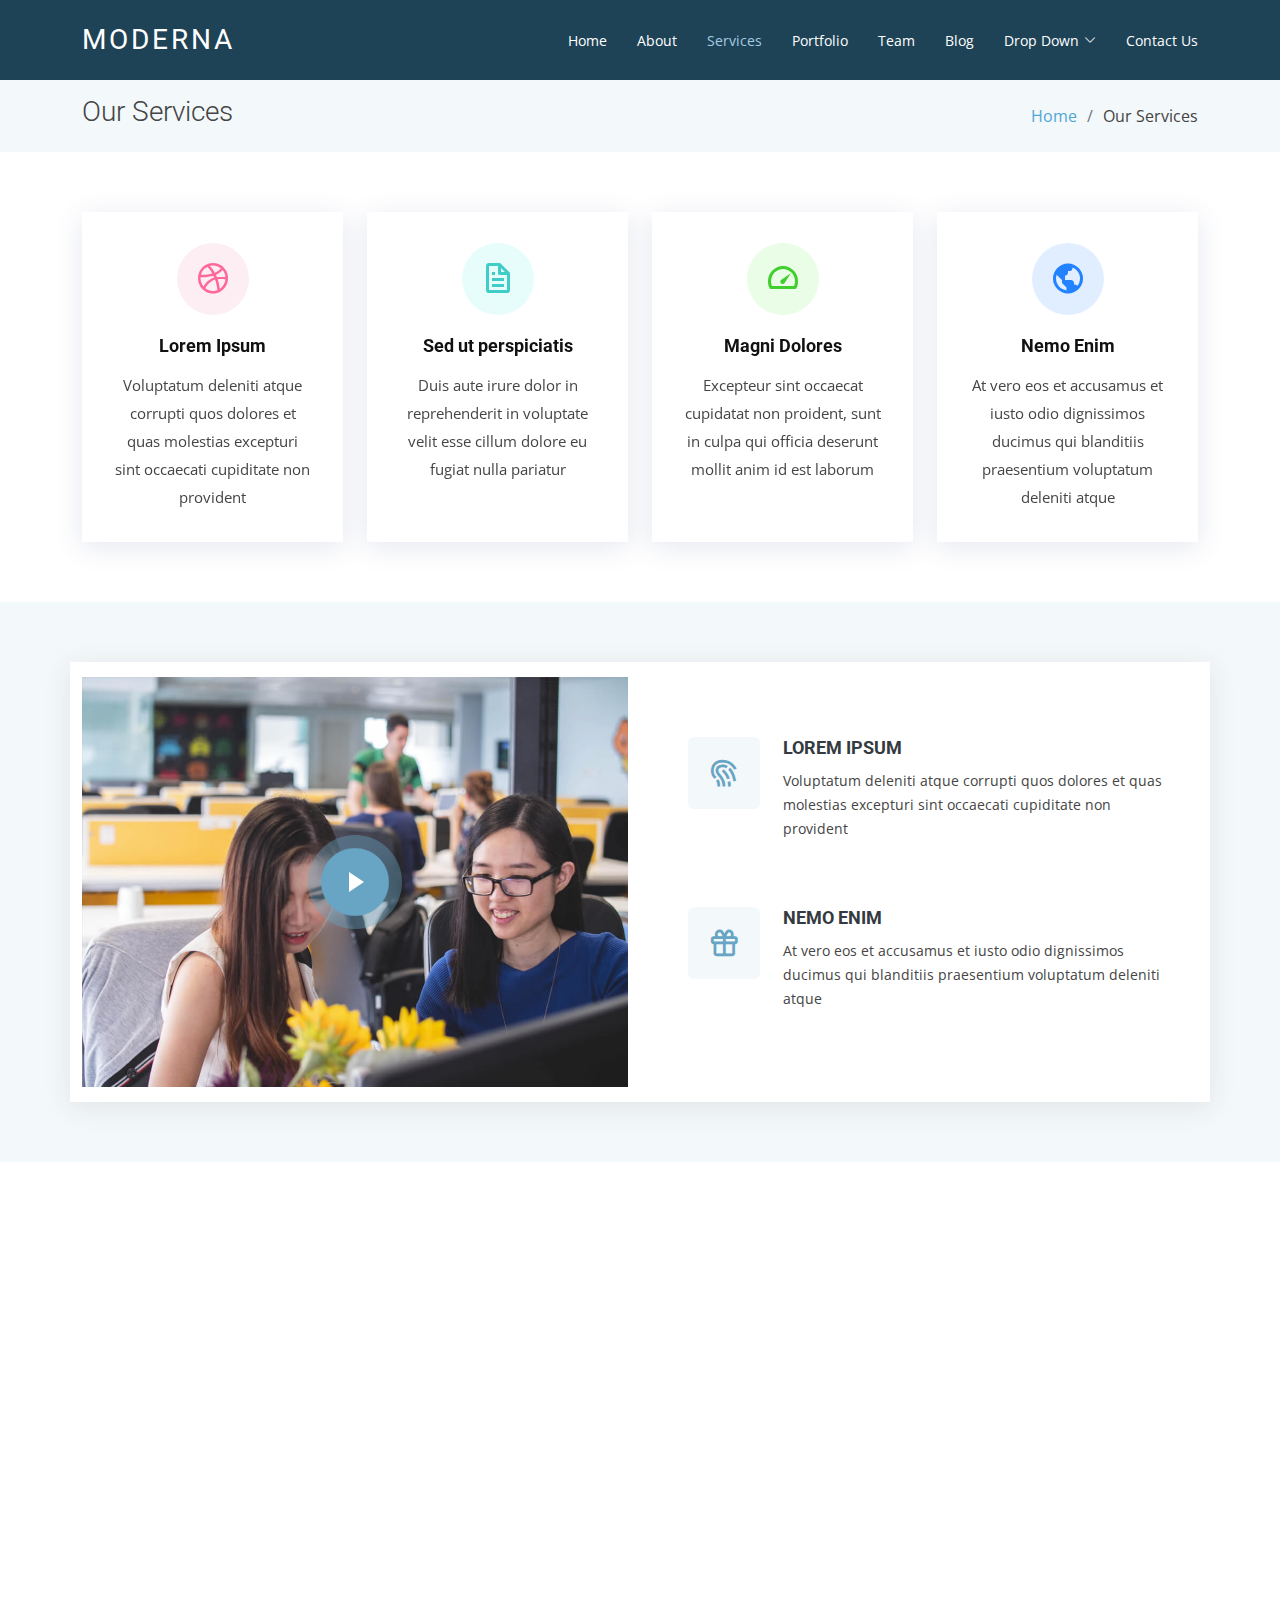
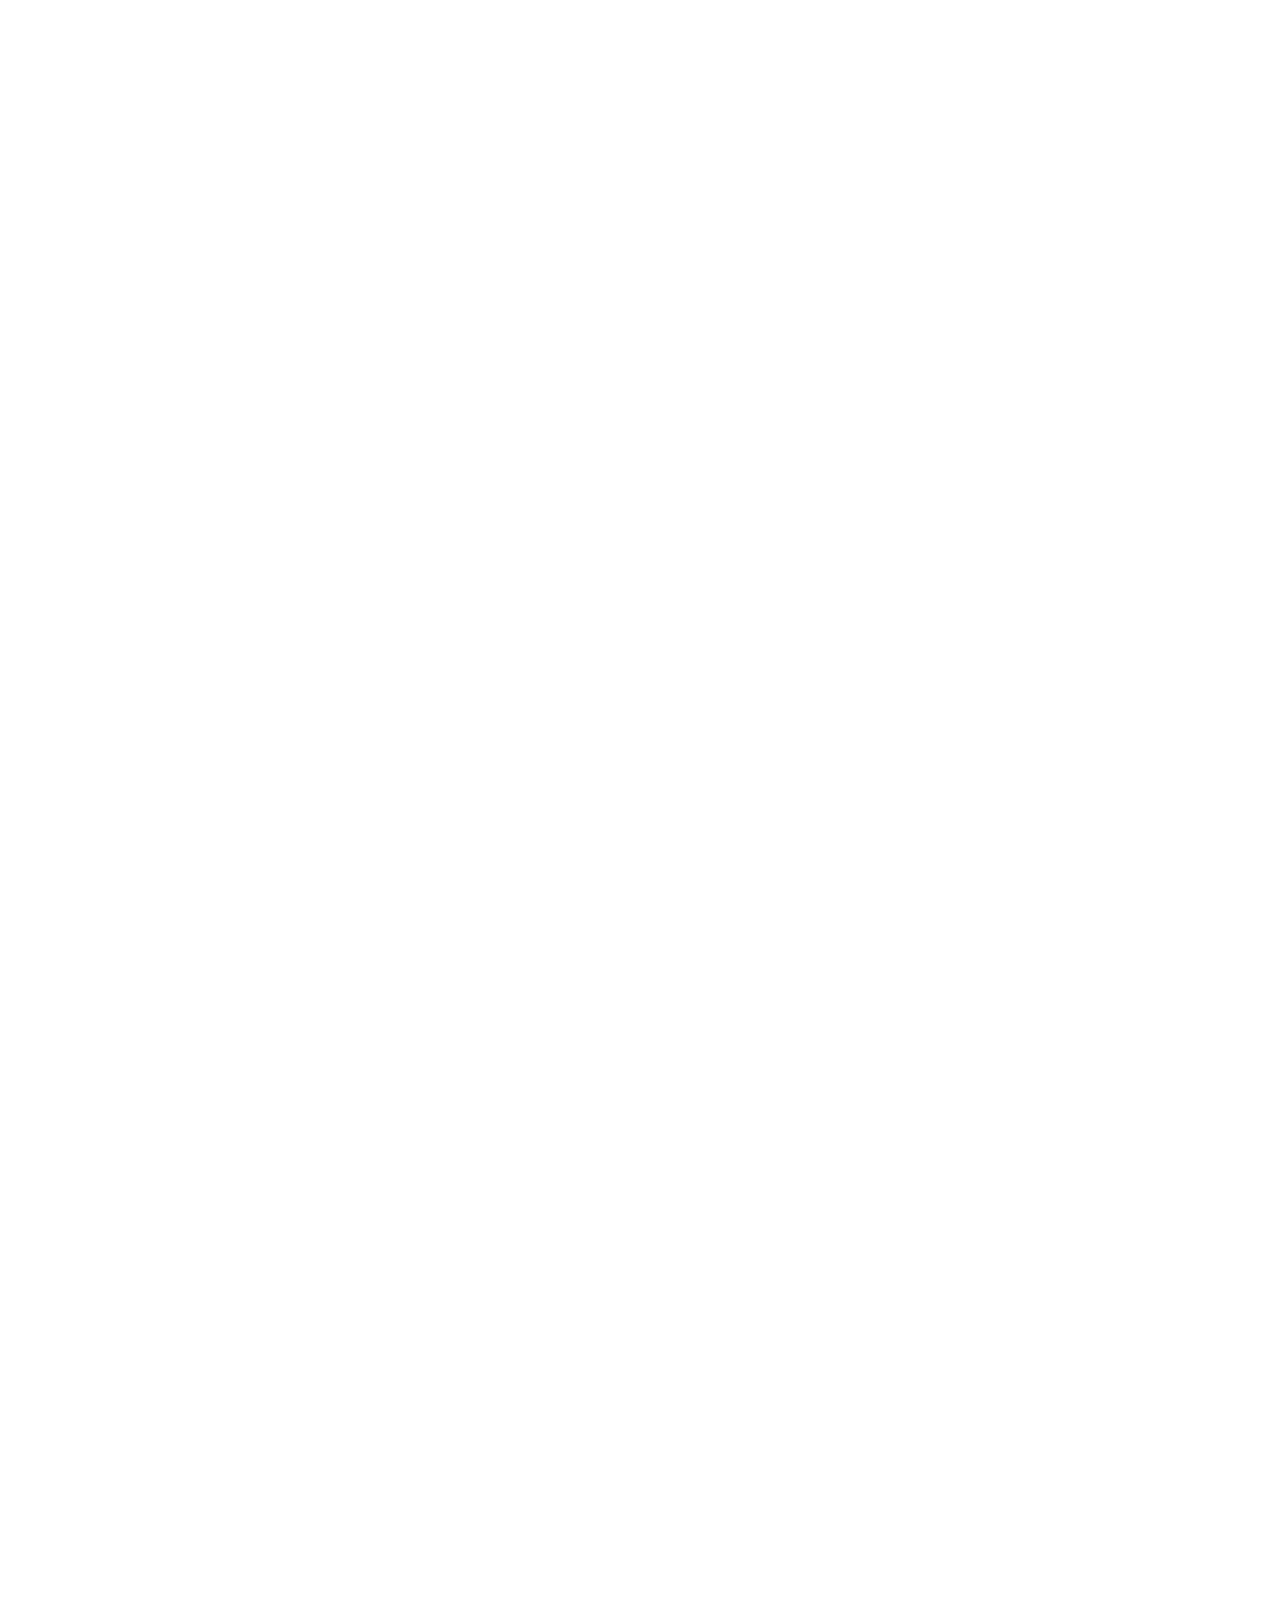
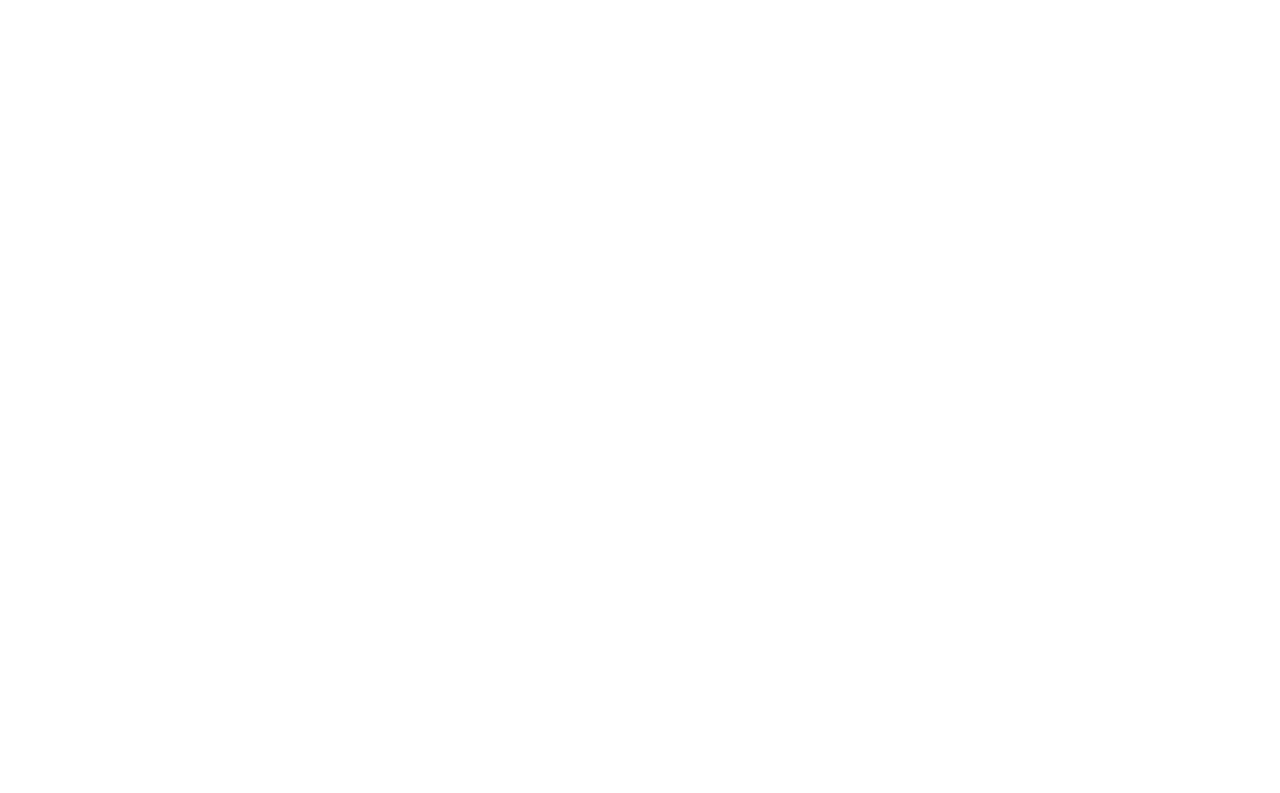
<file: services.html>
<!DOCTYPE html>
<html lang="en">

<head>
  <meta charset="utf-8">
  <meta content="width=device-width, initial-scale=1.0" name="viewport">

  <title>Services - Moderna Bootstrap Template</title>
  <meta content="" name="description">
  <meta content="" name="keywords">

  <!-- Favicons -->
  <link href="assets/img/favicon.png" rel="icon">
  <link href="assets/img/apple-touch-icon.png" rel="apple-touch-icon">

  <!-- Google Fonts -->
  <link href="https://fonts.googleapis.com/css?family=Open+Sans:300,300i,400,400i,600,600i,700,700i|Roboto:300,300i,400,400i,500,500i,700,700i&display=swap" rel="stylesheet">

  <!-- Vendor CSS Files -->
  <link href="assets/vendor/animate.css/animate.min.css" rel="stylesheet">
  <link href="assets/vendor/aos/aos.css" rel="stylesheet">
  <link href="assets/vendor/bootstrap/css/bootstrap.min.css" rel="stylesheet">
  <link href="assets/vendor/bootstrap-icons/bootstrap-icons.css" rel="stylesheet">
  <link href="assets/vendor/boxicons/css/boxicons.min.css" rel="stylesheet">
  <link href="assets/vendor/glightbox/css/glightbox.min.css" rel="stylesheet">
  <link href="assets/vendor/swiper/swiper-bundle.min.css" rel="stylesheet">

  <!-- Template Main CSS File -->
  <link href="assets/css/style.css" rel="stylesheet">

  <!-- =======================================================
  * Template Name: Moderna - v4.10.1
  * Template URL: https://bootstrapmade.com/free-bootstrap-template-corporate-moderna/
  * Author: BootstrapMade.com
  * License: https://bootstrapmade.com/license/
  ======================================================== -->
</head>

<body>

  <!-- ======= Header ======= -->
  <header id="header" class="fixed-top d-flex align-items-center ">
    <div class="container d-flex justify-content-between align-items-center">

      <div class="logo">
        <h1 class="text-light"><a href="index.html"><span>Moderna</span></a></h1>
        <!-- Uncomment below if you prefer to use an image logo -->
        <!-- <a href="index.html"><img src="assets/img/logo.png" alt="" class="img-fluid"></a>-->
      </div>

      <nav id="navbar" class="navbar">
        <ul>
          <li><a class="" href="index.html">Home</a></li>
          <li><a href="about.html">About</a></li>
          <li><a class="active" href="services.html">Services</a></li>
          <li><a href="portfolio.html">Portfolio</a></li>
          <li><a href="team.html">Team</a></li>
          <li><a href="blog.html">Blog</a></li>
          <li class="dropdown"><a href="#"><span>Drop Down</span> <i class="bi bi-chevron-down"></i></a>
            <ul>
              <li><a href="#">Drop Down 1</a></li>
              <li class="dropdown"><a href="#"><span>Deep Drop Down</span> <i class="bi bi-chevron-right"></i></a>
                <ul>
                  <li><a href="#">Deep Drop Down 1</a></li>
                  <li><a href="#">Deep Drop Down 2</a></li>
                  <li><a href="#">Deep Drop Down 3</a></li>
                  <li><a href="#">Deep Drop Down 4</a></li>
                  <li><a href="#">Deep Drop Down 5</a></li>
                </ul>
              </li>
              <li><a href="#">Drop Down 2</a></li>
              <li><a href="#">Drop Down 3</a></li>
              <li><a href="#">Drop Down 4</a></li>
            </ul>
          </li>
          <li><a href="contact.html">Contact Us</a></li>
        </ul>
        <i class="bi bi-list mobile-nav-toggle"></i>
      </nav><!-- .navbar -->

    </div>
  </header><!-- End Header -->

  <main id="main">

    <!-- ======= Our Services Section ======= -->
    <section class="breadcrumbs">
      <div class="container">

        <div class="d-flex justify-content-between align-items-center">
          <h2>Our Services</h2>
          <ol>
            <li><a href="index.html">Home</a></li>
            <li>Our Services</li>
          </ol>
        </div>

      </div>
    </section><!-- End Our Services Section -->

    <!-- ======= Services Section ======= -->
    <section class="services">
      <div class="container">

        <div class="row">
          <div class="col-md-6 col-lg-3 d-flex align-items-stretch" data-aos="fade-up">
            <div class="icon-box icon-box-pink">
              <div class="icon"><i class="bx bxl-dribbble"></i></div>
              <h4 class="title"><a href="">Lorem Ipsum</a></h4>
              <p class="description">Voluptatum deleniti atque corrupti quos dolores et quas molestias excepturi sint occaecati cupiditate non provident</p>
            </div>
          </div>

          <div class="col-md-6 col-lg-3 d-flex align-items-stretch" data-aos="fade-up" data-aos-delay="100">
            <div class="icon-box icon-box-cyan">
              <div class="icon"><i class="bx bx-file"></i></div>
              <h4 class="title"><a href="">Sed ut perspiciatis</a></h4>
              <p class="description">Duis aute irure dolor in reprehenderit in voluptate velit esse cillum dolore eu fugiat nulla pariatur</p>
            </div>
          </div>

          <div class="col-md-6 col-lg-3 d-flex align-items-stretch" data-aos="fade-up" data-aos-delay="200">
            <div class="icon-box icon-box-green">
              <div class="icon"><i class="bx bx-tachometer"></i></div>
              <h4 class="title"><a href="">Magni Dolores</a></h4>
              <p class="description">Excepteur sint occaecat cupidatat non proident, sunt in culpa qui officia deserunt mollit anim id est laborum</p>
            </div>
          </div>

          <div class="col-md-6 col-lg-3 d-flex align-items-stretch" data-aos="fade-up" data-aos-delay="200">
            <div class="icon-box icon-box-blue">
              <div class="icon"><i class="bx bx-world"></i></div>
              <h4 class="title"><a href="">Nemo Enim</a></h4>
              <p class="description">At vero eos et accusamus et iusto odio dignissimos ducimus qui blanditiis praesentium voluptatum deleniti atque</p>
            </div>
          </div>

        </div>

      </div>
    </section><!-- End Services Section -->

    <!-- ======= Why Us Section ======= -->
    <section class="why-us section-bg" data-aos="fade-up" date-aos-delay="200">
      <div class="container">

        <div class="row">
          <div class="col-lg-6 video-box">
            <img src="assets/img/why-us.jpg" class="img-fluid" alt="">
            <a href="https://www.youtube.com/watch?v=jDDaplaOz7Q" class="venobox play-btn mb-4" data-vbtype="video" data-autoplay="true"></a>
          </div>

          <div class="col-lg-6 d-flex flex-column justify-content-center p-5">

            <div class="icon-box">
              <div class="icon"><i class="bx bx-fingerprint"></i></div>
              <h4 class="title"><a href="">Lorem Ipsum</a></h4>
              <p class="description">Voluptatum deleniti atque corrupti quos dolores et quas molestias excepturi sint occaecati cupiditate non provident</p>
            </div>

            <div class="icon-box">
              <div class="icon"><i class="bx bx-gift"></i></div>
              <h4 class="title"><a href="">Nemo Enim</a></h4>
              <p class="description">At vero eos et accusamus et iusto odio dignissimos ducimus qui blanditiis praesentium voluptatum deleniti atque</p>
            </div>

          </div>
        </div>

      </div>
    </section><!-- End Why Us Section -->

    <!-- ======= Service Details Section ======= -->
    <section class="service-details">
      <div class="container">

        <div class="row">
          <div class="col-md-6 d-flex align-items-stretch" data-aos="fade-up">
            <div class="card">
              <div class="card-img">
                <img src="assets/img/service-details-1.jpg" alt="...">
              </div>
              <div class="card-body">
                <h5 class="card-title"><a href="#">Our Mission</a></h5>
                <p class="card-text">Lorem ipsum dolor sit amet, consectetur elit, sed do eiusmod tempor ut labore et dolore magna aliqua. Ut enim ad minim veniam, quis nostrud exercitation ullamco laboris nisi ut aliquip ex ea commodo consequat</p>
                <div class="read-more"><a href="#"><i class="bi bi-arrow-right"></i> Read More</a></div>
              </div>
            </div>
          </div>
          <div class="col-md-6 d-flex align-items-stretch" data-aos="fade-up">
            <div class="card">
              <div class="card-img">
                <img src="assets/img/service-details-2.jpg" alt="...">
              </div>
              <div class="card-body">
                <h5 class="card-title"><a href="#">Our Plan</a></h5>
                <p class="card-text">Sed ut perspiciatis unde omnis iste natus error sit voluptatem doloremque laudantium, totam rem aperiam, eaque ipsa quae ab illo inventore veritatis et quasi architecto beatae vitae dicta sunt explicabo</p>
                <div class="read-more"><a href="#"><i class="bi bi-arrow-right"></i> Read More</a></div>
              </div>
            </div>

          </div>
          <div class="col-md-6 d-flex align-items-stretch" data-aos="fade-up">
            <div class="card">
              <div class="card-img">
                <img src="assets/img/service-details-3.jpg" alt="...">
              </div>
              <div class="card-body">
                <h5 class="card-title"><a href="#">Our Vision</a></h5>
                <p class="card-text">Nemo enim ipsam voluptatem quia voluptas sit aut odit aut fugit, sed quia magni dolores eos qui ratione voluptatem sequi nesciunt Neque porro quisquam est, qui dolorem ipsum quia dolor sit amet</p>
                <div class="read-more"><a href="#"><i class="bi bi-arrow-right"></i> Read More</a></div>
              </div>
            </div>
          </div>
          <div class="col-md-6 d-flex align-items-stretch" data-aos="fade-up">
            <div class="card">
              <div class="card-img">
                <img src="assets/img/service-details-4.jpg" alt="...">
              </div>
              <div class="card-body">
                <h5 class="card-title"><a href="#">Our Care</a></h5>
                <p class="card-text">Nostrum eum sed et autem dolorum perspiciatis. Magni porro quisquam laudantium voluptatem. In molestiae earum ab sit esse voluptatem. Eos ipsam cumque ipsum officiis qui nihil aut incidunt aut</p>
                <div class="read-more"><a href="#"><i class="bi bi-arrow-right"></i> Read More</a></div>
              </div>
            </div>
          </div>
        </div>

      </div>
    </section><!-- End Service Details Section -->

    <!-- ======= Pricing Section ======= -->
    <section class="pricing section-bg" data-aos="fade-up">
      <div class="container">

        <div class="section-title">
          <h2>Pricing</h2>
          <p>Magnam dolores commodi suscipit. Necessitatibus eius consequatur ex aliquid fuga eum quidem. Sit sint consectetur velit. Quisquam quos quisquam cupiditate. Et nemo qui impedit suscipit alias ea. Quia fugiat sit in iste officiis commodi quidem hic quas.</p>
        </div>

        <div class="row no-gutters">

          <div class="col-lg-4 box">
            <h3>Free</h3>
            <h4>$0<span>per month</span></h4>
            <ul>
              <li><i class="bx bx-check"></i> Quam adipiscing vitae proin</li>
              <li><i class="bx bx-check"></i> Nec feugiat nisl pretium</li>
              <li><i class="bx bx-check"></i> Nulla at volutpat diam uteera</li>
              <li class="na"><i class="bx bx-x"></i> <span>Pharetra massa massa ultricies</span></li>
              <li class="na"><i class="bx bx-x"></i> <span>Massa ultricies mi quis hendrerit</span></li>
            </ul>
            <a href="#" class="get-started-btn">Get Started</a>
          </div>

          <div class="col-lg-4 box featured">
            <h3>Business</h3>
            <h4>$29<span>per month</span></h4>
            <ul>
              <li><i class="bx bx-check"></i> Quam adipiscing vitae proin</li>
              <li><i class="bx bx-check"></i> Nec feugiat nisl pretium</li>
              <li><i class="bx bx-check"></i> Nulla at volutpat diam uteera</li>
              <li><i class="bx bx-check"></i> Pharetra massa massa ultricies</li>
              <li><i class="bx bx-check"></i> Massa ultricies mi quis hendrerit</li>
            </ul>
            <a href="#" class="get-started-btn">Get Started</a>
          </div>

          <div class="col-lg-4 box">
            <h3>Developer</h3>
            <h4>$49<span>per month</span></h4>
            <ul>
              <li><i class="bx bx-check"></i> Quam adipiscing vitae proin</li>
              <li><i class="bx bx-check"></i> Nec feugiat nisl pretium</li>
              <li><i class="bx bx-check"></i> Nulla at volutpat diam uteera</li>
              <li><i class="bx bx-check"></i> Pharetra massa massa ultricies</li>
              <li><i class="bx bx-check"></i> Massa ultricies mi quis hendrerit</li>
            </ul>
            <a href="#" class="get-started-btn">Get Started</a>
          </div>

        </div>

      </div>
    </section><!-- End Pricing Section -->

  </main><!-- End #main -->

  <!-- ======= Footer ======= -->
  <footer id="footer" data-aos="fade-up" data-aos-easing="ease-in-out" data-aos-duration="500">

    <div class="footer-newsletter">
      <div class="container">
        <div class="row">
          <div class="col-lg-6">
            <h4>Our Newsletter</h4>
            <p>Tamen quem nulla quae legam multos aute sint culpa legam noster magna</p>
          </div>
          <div class="col-lg-6">
            <form action="" method="post">
              <input type="email" name="email"><input type="submit" value="Subscribe">
            </form>
          </div>
        </div>
      </div>
    </div>

    <div class="footer-top">
      <div class="container">
        <div class="row">

          <div class="col-lg-3 col-md-6 footer-links">
            <h4>Useful Links</h4>
            <ul>
              <li><i class="bx bx-chevron-right"></i> <a href="#">Home</a></li>
              <li><i class="bx bx-chevron-right"></i> <a href="#">About us</a></li>
              <li><i class="bx bx-chevron-right"></i> <a href="#">Services</a></li>
              <li><i class="bx bx-chevron-right"></i> <a href="#">Terms of service</a></li>
              <li><i class="bx bx-chevron-right"></i> <a href="#">Privacy policy</a></li>
            </ul>
          </div>

          <div class="col-lg-3 col-md-6 footer-links">
            <h4>Our Services</h4>
            <ul>
              <li><i class="bx bx-chevron-right"></i> <a href="#">Web Design</a></li>
              <li><i class="bx bx-chevron-right"></i> <a href="#">Web Development</a></li>
              <li><i class="bx bx-chevron-right"></i> <a href="#">Product Management</a></li>
              <li><i class="bx bx-chevron-right"></i> <a href="#">Marketing</a></li>
              <li><i class="bx bx-chevron-right"></i> <a href="#">Graphic Design</a></li>
            </ul>
          </div>

          <div class="col-lg-3 col-md-6 footer-contact">
            <h4>Contact Us</h4>
            <p>
              A108 Adam Street <br>
              New York, NY 535022<br>
              United States <br><br>
              <strong>Phone:</strong> +1 5589 55488 55<br>
              <strong>Email:</strong> info@example.com<br>
            </p>

          </div>

          <div class="col-lg-3 col-md-6 footer-info">
            <h3>About Moderna</h3>
            <p>Cras fermentum odio eu feugiat lide par naso tierra. Justo eget nada terra videa magna derita valies darta donna mare fermentum iaculis eu non diam phasellus.</p>
            <div class="social-links mt-3">
              <a href="#" class="twitter"><i class="bx bxl-twitter"></i></a>
              <a href="#" class="facebook"><i class="bx bxl-facebook"></i></a>
              <a href="#" class="instagram"><i class="bx bxl-instagram"></i></a>
              <a href="#" class="linkedin"><i class="bx bxl-linkedin"></i></a>
            </div>
          </div>

        </div>
      </div>
    </div>

    <div class="container">
      <div class="copyright">
        &copy; Copyright <strong><span>Moderna</span></strong>. All Rights Reserved
      </div>
      <div class="credits">
        <!-- All the links in the footer should remain intact. -->
        <!-- You can delete the links only if you purchased the pro version. -->
        <!-- Licensing information: https://bootstrapmade.com/license/ -->
        <!-- Purchase the pro version with working PHP/AJAX contact form: https://bootstrapmade.com/free-bootstrap-template-corporate-moderna/ -->
        Designed by <a href="https://bootstrapmade.com/">BootstrapMade</a>
      </div>
    </div>
  </footer><!-- End Footer -->

  <a href="#" class="back-to-top d-flex align-items-center justify-content-center"><i class="bi bi-arrow-up-short"></i></a>

  <!-- Vendor JS Files -->
  <script src="assets/vendor/purecounter/purecounter_vanilla.js"></script>
  <script src="assets/vendor/aos/aos.js"></script>
  <script src="assets/vendor/bootstrap/js/bootstrap.bundle.min.js"></script>
  <script src="assets/vendor/glightbox/js/glightbox.min.js"></script>
  <script src="assets/vendor/isotope-layout/isotope.pkgd.min.js"></script>
  <script src="assets/vendor/swiper/swiper-bundle.min.js"></script>
  <script src="assets/vendor/waypoints/noframework.waypoints.js"></script>
  <script src="assets/vendor/php-email-form/validate.js"></script>

  <!-- Template Main JS File -->
  <script src="assets/js/main.js"></script>

</body>

</html>
</file>
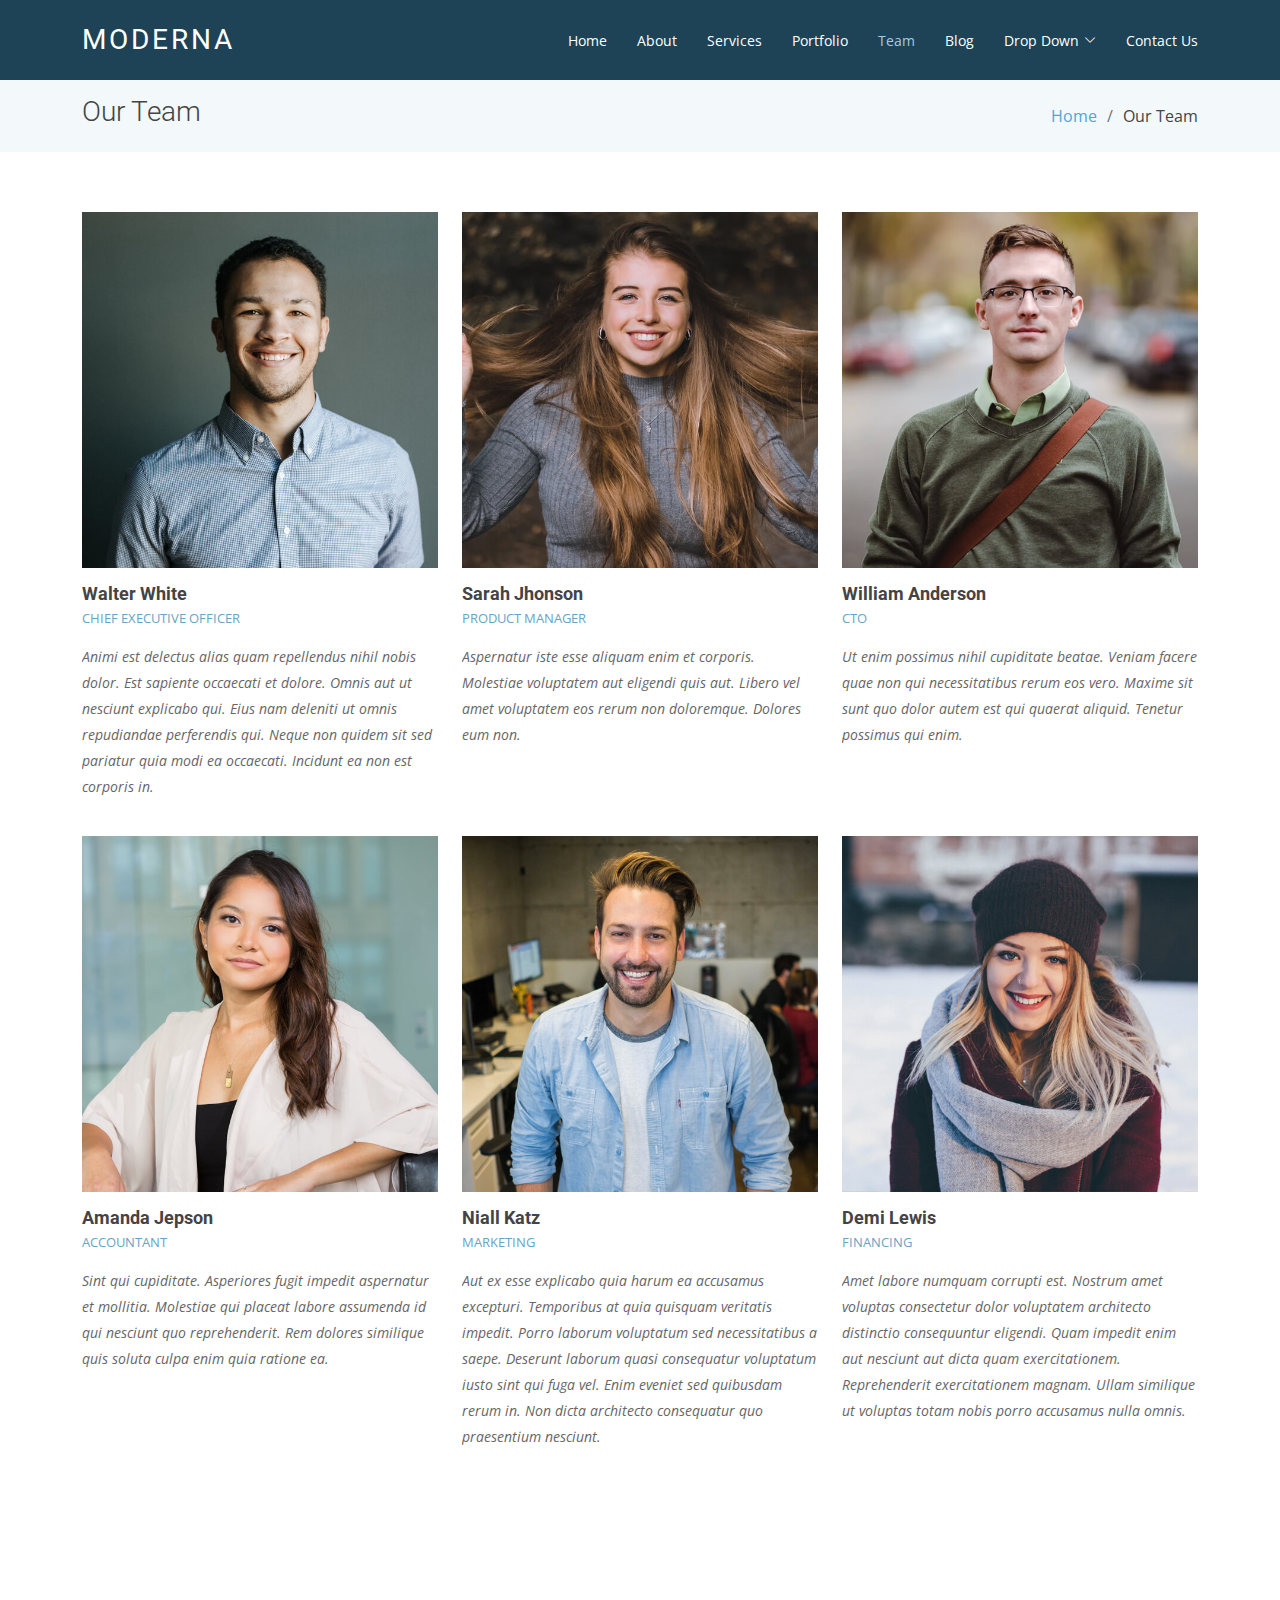
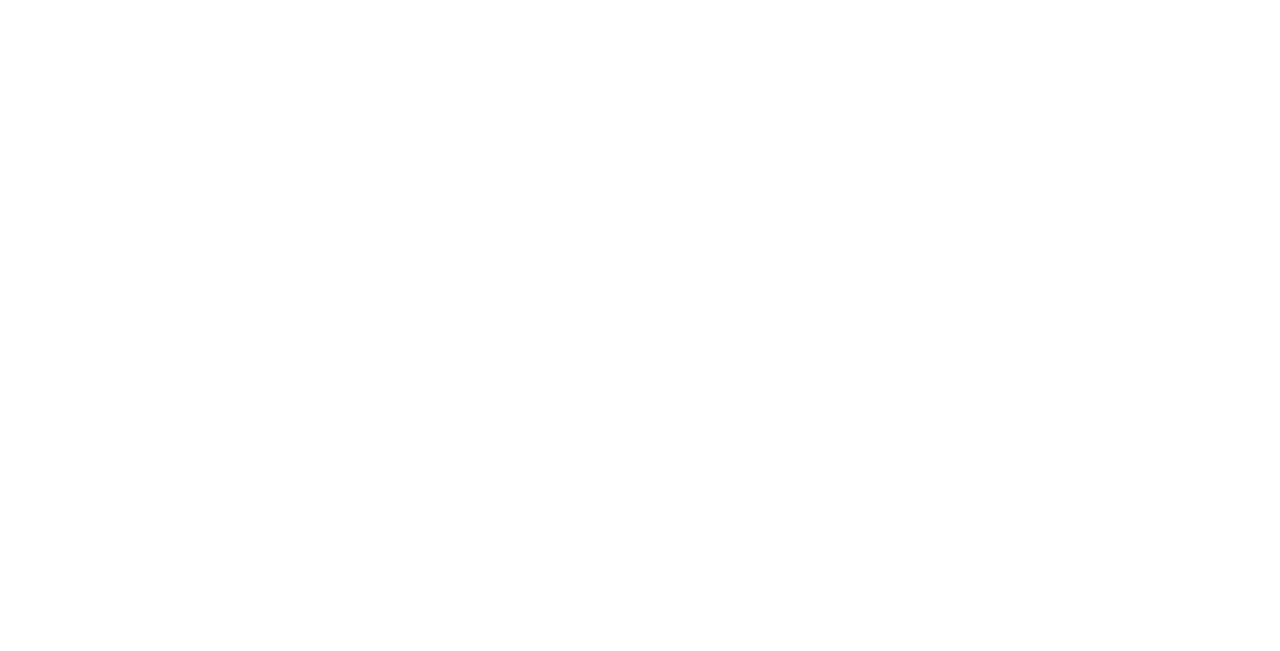
<file: team.html>
<!DOCTYPE html>
<html lang="en">

<head>
  <meta charset="utf-8">
  <meta content="width=device-width, initial-scale=1.0" name="viewport">

  <title>Team - Moderna Bootstrap Template</title>
  <meta content="" name="description">
  <meta content="" name="keywords">

  <!-- Favicons -->
  <link href="assets/img/favicon.png" rel="icon">
  <link href="assets/img/apple-touch-icon.png" rel="apple-touch-icon">

  <!-- Google Fonts -->
  <link href="https://fonts.googleapis.com/css?family=Open+Sans:300,300i,400,400i,600,600i,700,700i|Roboto:300,300i,400,400i,500,500i,700,700i&display=swap" rel="stylesheet">

  <!-- Vendor CSS Files -->
  <link href="assets/vendor/animate.css/animate.min.css" rel="stylesheet">
  <link href="assets/vendor/aos/aos.css" rel="stylesheet">
  <link href="assets/vendor/bootstrap/css/bootstrap.min.css" rel="stylesheet">
  <link href="assets/vendor/bootstrap-icons/bootstrap-icons.css" rel="stylesheet">
  <link href="assets/vendor/boxicons/css/boxicons.min.css" rel="stylesheet">
  <link href="assets/vendor/glightbox/css/glightbox.min.css" rel="stylesheet">
  <link href="assets/vendor/swiper/swiper-bundle.min.css" rel="stylesheet">

  <!-- Template Main CSS File -->
  <link href="assets/css/style.css" rel="stylesheet">

  <!-- =======================================================
  * Template Name: Moderna - v4.10.1
  * Template URL: https://bootstrapmade.com/free-bootstrap-template-corporate-moderna/
  * Author: BootstrapMade.com
  * License: https://bootstrapmade.com/license/
  ======================================================== -->
</head>

<body>

  <!-- ======= Header ======= -->
  <header id="header" class="fixed-top d-flex align-items-center ">
    <div class="container d-flex justify-content-between align-items-center">

      <div class="logo">
        <h1 class="text-light"><a href="index.html"><span>Moderna</span></a></h1>
        <!-- Uncomment below if you prefer to use an image logo -->
        <!-- <a href="index.html"><img src="assets/img/logo.png" alt="" class="img-fluid"></a>-->
      </div>

      <nav id="navbar" class="navbar">
        <ul>
          <li><a class="" href="index.html">Home</a></li>
          <li><a href="about.html">About</a></li>
          <li><a href="services.html">Services</a></li>
          <li><a href="portfolio.html">Portfolio</a></li>
          <li><a class="active" href="team.html">Team</a></li>
          <li><a href="blog.html">Blog</a></li>
          <li class="dropdown"><a href="#"><span>Drop Down</span> <i class="bi bi-chevron-down"></i></a>
            <ul>
              <li><a href="#">Drop Down 1</a></li>
              <li class="dropdown"><a href="#"><span>Deep Drop Down</span> <i class="bi bi-chevron-right"></i></a>
                <ul>
                  <li><a href="#">Deep Drop Down 1</a></li>
                  <li><a href="#">Deep Drop Down 2</a></li>
                  <li><a href="#">Deep Drop Down 3</a></li>
                  <li><a href="#">Deep Drop Down 4</a></li>
                  <li><a href="#">Deep Drop Down 5</a></li>
                </ul>
              </li>
              <li><a href="#">Drop Down 2</a></li>
              <li><a href="#">Drop Down 3</a></li>
              <li><a href="#">Drop Down 4</a></li>
            </ul>
          </li>
          <li><a href="contact.html">Contact Us</a></li>
        </ul>
        <i class="bi bi-list mobile-nav-toggle"></i>
      </nav><!-- .navbar -->

    </div>
  </header><!-- End Header -->

  <main id="main">

    <!-- ======= Our Team Section ======= -->
    <section class="breadcrumbs">
      <div class="container">

        <div class="d-flex justify-content-between align-items-center">
          <h2>Our Team</h2>
          <ol>
            <li><a href="index.html">Home</a></li>
            <li>Our Team</li>
          </ol>
        </div>

      </div>
    </section><!-- End Our Team Section -->

    <!-- ======= Team Section ======= -->
    <section class="team" data-aos="fade-up" data-aos-easing="ease-in-out" data-aos-duration="500">
      <div class="container">

        <div class="row">

          <div class="col-lg-4 col-md-6 d-flex align-items-stretch">
            <div class="member">
              <div class="member-img">
                <img src="assets/img/team/team-1.jpg" class="img-fluid" alt="">
                <div class="social">
                  <a href=""><i class="bi bi-twitter"></i></a>
                  <a href=""><i class="bi bi-facebook"></i></a>
                  <a href=""><i class="bi bi-instagram"></i></a>
                  <a href=""><i class="bi bi-linkedin"></i></a>
                </div>
              </div>
              <div class="member-info">
                <h4>Walter White</h4>
                <span>Chief Executive Officer</span>
                <p>Animi est delectus alias quam repellendus nihil nobis dolor. Est sapiente occaecati et dolore. Omnis aut ut nesciunt explicabo qui. Eius nam deleniti ut omnis repudiandae perferendis qui. Neque non quidem sit sed pariatur quia modi ea occaecati. Incidunt ea non est corporis in.</p>
              </div>
            </div>
          </div>

          <div class="col-lg-4 col-md-6 d-flex align-items-stretch">
            <div class="member">
              <div class="member-img">
                <img src="assets/img/team/team-2.jpg" class="img-fluid" alt="">
                <div class="social">
                  <a href=""><i class="bi bi-twitter"></i></a>
                  <a href=""><i class="bi bi-facebook"></i></a>
                  <a href=""><i class="bi bi-instagram"></i></a>
                  <a href=""><i class="bi bi-linkedin"></i></a>
                </div>
              </div>
              <div class="member-info">
                <h4>Sarah Jhonson</h4>
                <span>Product Manager</span>
                <p>Aspernatur iste esse aliquam enim et corporis. Molestiae voluptatem aut eligendi quis aut. Libero vel amet voluptatem eos rerum non doloremque. Dolores eum non.</p>
              </div>
            </div>
          </div>

          <div class="col-lg-4 col-md-6 d-flex align-items-stretch">
            <div class="member">
              <div class="member-img">
                <img src="assets/img/team/team-3.jpg" class="img-fluid" alt="">
                <div class="social">
                  <a href=""><i class="bi bi-twitter"></i></a>
                  <a href=""><i class="bi bi-facebook"></i></a>
                  <a href=""><i class="bi bi-instagram"></i></a>
                  <a href=""><i class="bi bi-linkedin"></i></a>
                </div>
              </div>
              <div class="member-info">
                <h4>William Anderson</h4>
                <span>CTO</span>
                <p>Ut enim possimus nihil cupiditate beatae. Veniam facere quae non qui necessitatibus rerum eos vero. Maxime sit sunt quo dolor autem est qui quaerat aliquid. Tenetur possimus qui enim.</p>
              </div>
            </div>
          </div>

          <div class="col-lg-4 col-md-6 d-flex align-items-stretch">
            <div class="member">
              <div class="member-img">
                <img src="assets/img/team/team-4.jpg" class="img-fluid" alt="">
                <div class="social">
                  <a href=""><i class="bi bi-twitter"></i></a>
                  <a href=""><i class="bi bi-facebook"></i></a>
                  <a href=""><i class="bi bi-instagram"></i></a>
                  <a href=""><i class="bi bi-linkedin"></i></a>
                </div>
              </div>
              <div class="member-info">
                <h4>Amanda Jepson</h4>
                <span>Accountant</span>
                <p>Sint qui cupiditate. Asperiores fugit impedit aspernatur et mollitia. Molestiae qui placeat labore assumenda id qui nesciunt quo reprehenderit. Rem dolores similique quis soluta culpa enim quia ratione ea.</p>
              </div>
            </div>
          </div>

          <div class="col-lg-4 col-md-6 d-flex align-items-stretch">
            <div class="member">
              <div class="member-img">
                <img src="assets/img/team/team-5.jpg" class="img-fluid" alt="">
                <div class="social">
                  <a href=""><i class="bi bi-twitter"></i></a>
                  <a href=""><i class="bi bi-facebook"></i></a>
                  <a href=""><i class="bi bi-instagram"></i></a>
                  <a href=""><i class="bi bi-linkedin"></i></a>
                </div>
              </div>
              <div class="member-info">
                <h4>Niall Katz</h4>
                <span>Marketing</span>
                <p>Aut ex esse explicabo quia harum ea accusamus excepturi. Temporibus at quia quisquam veritatis impedit. Porro laborum voluptatum sed necessitatibus a saepe. Deserunt laborum quasi consequatur voluptatum iusto sint qui fuga vel. Enim eveniet sed quibusdam rerum in. Non dicta architecto consequatur quo praesentium nesciunt.</p>
              </div>
            </div>
          </div>

          <div class="col-lg-4 col-md-6 d-flex align-items-stretch">
            <div class="member">
              <div class="member-img">
                <img src="assets/img/team/team-6.jpg" class="img-fluid" alt="">
                <div class="social">
                  <a href=""><i class="bi bi-twitter"></i></a>
                  <a href=""><i class="bi bi-facebook"></i></a>
                  <a href=""><i class="bi bi-instagram"></i></a>
                  <a href=""><i class="bi bi-linkedin"></i></a>
                </div>
              </div>
              <div class="member-info">
                <h4>Demi Lewis</h4>
                <span>Financing</span>
                <p>Amet labore numquam corrupti est. Nostrum amet voluptas consectetur dolor voluptatem architecto distinctio consequuntur eligendi. Quam impedit enim aut nesciunt aut dicta quam exercitationem. Reprehenderit exercitationem magnam. Ullam similique ut voluptas totam nobis porro accusamus nulla omnis.</p>
              </div>
            </div>
          </div>

        </div>

      </div>
    </section><!-- End Team Section -->

  </main><!-- End #main -->

  <!-- ======= Footer ======= -->
  <footer id="footer" data-aos="fade-up" data-aos-easing="ease-in-out" data-aos-duration="500">

    <div class="footer-newsletter">
      <div class="container">
        <div class="row">
          <div class="col-lg-6">
            <h4>Our Newsletter</h4>
            <p>Tamen quem nulla quae legam multos aute sint culpa legam noster magna</p>
          </div>
          <div class="col-lg-6">
            <form action="" method="post">
              <input type="email" name="email"><input type="submit" value="Subscribe">
            </form>
          </div>
        </div>
      </div>
    </div>

    <div class="footer-top">
      <div class="container">
        <div class="row">

          <div class="col-lg-3 col-md-6 footer-links">
            <h4>Useful Links</h4>
            <ul>
              <li><i class="bx bx-chevron-right"></i> <a href="#">Home</a></li>
              <li><i class="bx bx-chevron-right"></i> <a href="#">About us</a></li>
              <li><i class="bx bx-chevron-right"></i> <a href="#">Services</a></li>
              <li><i class="bx bx-chevron-right"></i> <a href="#">Terms of service</a></li>
              <li><i class="bx bx-chevron-right"></i> <a href="#">Privacy policy</a></li>
            </ul>
          </div>

          <div class="col-lg-3 col-md-6 footer-links">
            <h4>Our Services</h4>
            <ul>
              <li><i class="bx bx-chevron-right"></i> <a href="#">Web Design</a></li>
              <li><i class="bx bx-chevron-right"></i> <a href="#">Web Development</a></li>
              <li><i class="bx bx-chevron-right"></i> <a href="#">Product Management</a></li>
              <li><i class="bx bx-chevron-right"></i> <a href="#">Marketing</a></li>
              <li><i class="bx bx-chevron-right"></i> <a href="#">Graphic Design</a></li>
            </ul>
          </div>

          <div class="col-lg-3 col-md-6 footer-contact">
            <h4>Contact Us</h4>
            <p>
              A108 Adam Street <br>
              New York, NY 535022<br>
              United States <br><br>
              <strong>Phone:</strong> +1 5589 55488 55<br>
              <strong>Email:</strong> info@example.com<br>
            </p>

          </div>

          <div class="col-lg-3 col-md-6 footer-info">
            <h3>About Moderna</h3>
            <p>Cras fermentum odio eu feugiat lide par naso tierra. Justo eget nada terra videa magna derita valies darta donna mare fermentum iaculis eu non diam phasellus.</p>
            <div class="social-links mt-3">
              <a href="#" class="twitter"><i class="bx bxl-twitter"></i></a>
              <a href="#" class="facebook"><i class="bx bxl-facebook"></i></a>
              <a href="#" class="instagram"><i class="bx bxl-instagram"></i></a>
              <a href="#" class="linkedin"><i class="bx bxl-linkedin"></i></a>
            </div>
          </div>

        </div>
      </div>
    </div>

    <div class="container">
      <div class="copyright">
        &copy; Copyright <strong><span>Moderna</span></strong>. All Rights Reserved
      </div>
      <div class="credits">
        <!-- All the links in the footer should remain intact. -->
        <!-- You can delete the links only if you purchased the pro version. -->
        <!-- Licensing information: https://bootstrapmade.com/license/ -->
        <!-- Purchase the pro version with working PHP/AJAX contact form: https://bootstrapmade.com/free-bootstrap-template-corporate-moderna/ -->
        Designed by <a href="https://bootstrapmade.com/">BootstrapMade</a>
      </div>
    </div>
  </footer><!-- End Footer -->

  <a href="#" class="back-to-top d-flex align-items-center justify-content-center"><i class="bi bi-arrow-up-short"></i></a>

  <!-- Vendor JS Files -->
  <script src="assets/vendor/purecounter/purecounter_vanilla.js"></script>
  <script src="assets/vendor/aos/aos.js"></script>
  <script src="assets/vendor/bootstrap/js/bootstrap.bundle.min.js"></script>
  <script src="assets/vendor/glightbox/js/glightbox.min.js"></script>
  <script src="assets/vendor/isotope-layout/isotope.pkgd.min.js"></script>
  <script src="assets/vendor/swiper/swiper-bundle.min.js"></script>
  <script src="assets/vendor/waypoints/noframework.waypoints.js"></script>
  <script src="assets/vendor/php-email-form/validate.js"></script>

  <!-- Template Main JS File -->
  <script src="assets/js/main.js"></script>

</body>

</html>
</file>
<file: assets/css/style.css>
/**
* Template Name: Moderna - v4.10.1
* Template URL: https://bootstrapmade.com/free-bootstrap-template-corporate-moderna/
* Author: BootstrapMade.com
* License: https://bootstrapmade.com/license/
*/

/*--------------------------------------------------------------
# General
--------------------------------------------------------------*/
body {
  font-family: "Open Sans", sans-serif;
  color: #444;
}

a {
  color: #4fa6d5;
  text-decoration: none;
}

a:hover {
  color: #45beff;
  text-decoration: none;
}

h1,
h2,
h3,
h4,
h5,
h6,
.font-primary {
  font-family: "Roboto", sans-serif;
}

/*--------------------------------------------------------------
# Back to top button
--------------------------------------------------------------*/
.back-to-top {
  position: fixed;
  visibility: hidden;
  opacity: 0;
  right: 15px;
  bottom: 15px;
  z-index: 99999;
  background: #68a4c4;
  width: 40px;
  height: 40px;
  border-radius: 4px;
  transition: all 0.4s;
}

.back-to-top i {
  font-size: 24px;
  color: #fff;
  line-height: 0;
}

.back-to-top:hover {
  background: #85b6cf;
  color: #fff;
}

.back-to-top.active {
  visibility: visible;
  opacity: 1;
}

/*--------------------------------------------------------------
# Header
--------------------------------------------------------------*/
#header {
  height: 80px;
  transition: all 0.5s;
  z-index: 997;
  transition: all 0.5s;
  background: #1e4356;
}

#header.header-transparent {
  background: none;
}

#header.header-scrolled {
  background: rgba(30, 67, 86, 0.8);
  height: 60px;
}

#header .logo h1 {
  font-size: 28px;
  margin: 0;
  padding: 4px 0;
  line-height: 1;
  font-weight: 400;
  letter-spacing: 3px;
  text-transform: uppercase;
}

#header .logo h1 a,
#header .logo h1 a:hover {
  color: #fff;
  text-decoration: none;
}

#header .logo img {
  padding: 0;
  margin: 0;
  max-height: 40px;
}

#main {
  margin-top: 80px;
}

/*--------------------------------------------------------------
# Navigation Menu
--------------------------------------------------------------*/
/**
* Desktop Navigation 
*/
.navbar {
  padding: 0;
}

.navbar ul {
  margin: 0;
  padding: 0;
  display: flex;
  list-style: none;
  align-items: center;
}

.navbar li {
  position: relative;
}

.navbar a,
.navbar a:focus {
  display: flex;
  align-items: center;
  justify-content: space-between;
  padding: 10px 0 10px 30px;
  font-family: "Open Sans", sans-serif;
  font-size: 14px;
  color: #fff;
  white-space: nowrap;
  transition: 0.3s;
}

.navbar a i,
.navbar a:focus i {
  font-size: 12px;
  line-height: 0;
  margin-left: 5px;
}

.navbar a:hover,
.navbar .active,
.navbar .active:focus,
.navbar li:hover > a {
  color: #a2cce3;
}

.navbar .dropdown ul {
  display: block;
  position: absolute;
  left: 14px;
  top: calc(100% + 30px);
  margin: 0;
  padding: 10px 0;
  z-index: 99;
  opacity: 0;
  visibility: hidden;
  background: #fff;
  box-shadow: 0px 0px 30px rgba(127, 137, 161, 0.25);
  transition: 0.3s;
}

.navbar .dropdown ul li {
  min-width: 200px;
}

.navbar .dropdown ul a {
  padding: 10px 20px;
  font-size: 14px;
  text-transform: none;
  color: #1c3745;
}

.navbar .dropdown ul a i {
  font-size: 12px;
}

.navbar .dropdown ul a:hover,
.navbar .dropdown ul .active:hover,
.navbar .dropdown ul li:hover > a {
  color: #68a4c4;
}

.navbar .dropdown:hover > ul {
  opacity: 1;
  top: 100%;
  visibility: visible;
}

.navbar .dropdown .dropdown ul {
  top: 0;
  left: calc(100% - 30px);
  visibility: hidden;
}

.navbar .dropdown .dropdown:hover > ul {
  opacity: 1;
  top: 0;
  left: 100%;
  visibility: visible;
}

@media (max-width: 1366px) {
  .navbar .dropdown .dropdown ul {
    left: -90%;
  }

  .navbar .dropdown .dropdown:hover > ul {
    left: -100%;
  }
}

/**
* Mobile Navigation 
*/
.mobile-nav-toggle {
  color: #fff;
  font-size: 28px;
  cursor: pointer;
  display: none;
  line-height: 0;
  transition: 0.5s;
}

@media (max-width: 991px) {
  .mobile-nav-toggle {
    display: block;
  }

  .navbar ul {
    display: none;
  }
}

.navbar-mobile {
  position: fixed;
  overflow: hidden;
  top: 0;
  right: 0;
  left: 0;
  bottom: 0;
  background: rgba(17, 38, 48, 0.9);
  transition: 0.3s;
}

.navbar-mobile .mobile-nav-toggle {
  position: absolute;
  top: 15px;
  right: 15px;
}

.navbar-mobile ul {
  display: block;
  position: absolute;
  top: 55px;
  right: 15px;
  bottom: 15px;
  left: 15px;
  padding: 10px 0;
  background-color: #fff;
  overflow-y: auto;
  transition: 0.3s;
}

.navbar-mobile a,
.navbar-mobile a:focus {
  padding: 10px 20px;
  font-size: 15px;
  color: #1e4356;
}

.navbar-mobile a:hover,
.navbar-mobile .active,
.navbar-mobile li:hover > a {
  color: #68a4c4;
}

.navbar-mobile .getstarted,
.navbar-mobile .getstarted:focus {
  margin: 15px;
}

.navbar-mobile .dropdown ul {
  position: static;
  display: none;
  margin: 10px 20px;
  padding: 10px 0;
  z-index: 99;
  opacity: 1;
  visibility: visible;
  background: #fff;
  box-shadow: 0px 0px 30px rgba(127, 137, 161, 0.25);
}

.navbar-mobile .dropdown ul li {
  min-width: 200px;
}

.navbar-mobile .dropdown ul a {
  padding: 10px 20px;
}

.navbar-mobile .dropdown ul a i {
  font-size: 12px;
}

.navbar-mobile .dropdown ul a:hover,
.navbar-mobile .dropdown ul .active:hover,
.navbar-mobile .dropdown ul li:hover > a {
  color: #68a4c4;
}

.navbar-mobile .dropdown > .dropdown-active {
  display: block;
}

/*--------------------------------------------------------------
# Hero Section
--------------------------------------------------------------*/
#hero {
  width: 100%;
  height: 90vh;
  overflow: hidden;
  position: relative;
}

#hero::after {
  content: "";
  position: absolute;
  left: 50%;
  top: 0;
  width: 130%;
  height: 90%;
  background: linear-gradient(
      to right,
      rgba(30, 67, 86, 0.3),
      rgba(30, 67, 86, 0.3)
    ),
    url("../img/hero-bg.jpg") center top no-repeat;
  z-index: 0;
  border-radius: 0 0 50% 50%;
  transform: translateX(-50%) rotate(0deg);
}

#hero::before {
  content: "";
  position: absolute;
  left: 50%;
  top: 0;
  width: 130%;
  height: 96%;
  background: #68a4c4;
  opacity: 0.3;
  z-index: 0;
  border-radius: 0 0 50% 50%;
  transform: translateX(-50%) translateY(18px) rotate(2deg);
}

#hero .carousel-container {
  display: flex;
  justify-content: center;
  align-items: center;
  flex-direction: column;
  text-align: center;
  bottom: 0;
  top: 0;
  left: 0;
  right: 0;
}

#hero h2 {
  color: #fff;
  margin-bottom: 30px;
  font-size: 48px;
  font-weight: 700;
}

#hero p {
  width: 80%;
  -webkit-animation-delay: 0.4s;
  animation-delay: 0.4s;
  margin: 0 auto 30px auto;
  color: #fff;
}

#hero .carousel-control-prev,
#hero .carousel-control-next {
  width: 10%;
}

#hero .carousel-control-next-icon,
#hero .carousel-control-prev-icon {
  background: none;
  font-size: 48px;
  line-height: 1;
  width: auto;
  height: auto;
}

#hero .btn-get-started {
  font-family: "Roboto", sans-serif;
  font-weight: 500;
  font-size: 14px;
  letter-spacing: 1px;
  display: inline-block;
  padding: 12px 32px;
  border-radius: 50px;
  transition: 0.5s;
  line-height: 1;
  margin: 10px;
  color: #fff;
  -webkit-animation-delay: 0.8s;
  animation-delay: 0.8s;
  border: 2px solid #68a4c4;
}

#hero .btn-get-started:hover {
  background: #68a4c4;
  color: #fff;
  text-decoration: none;
}

@media (min-width: 1024px) {
  #hero p {
    width: 60%;
  }

  #hero .carousel-control-prev,
  #hero .carousel-control-next {
    width: 5%;
  }
}

@media (max-width: 768px) {
  #hero::after {
    width: 180%;
    height: 95%;
    border-radius: 0 0 50% 50%;
    transform: translateX(-50%) rotate(0deg);
  }

  #hero::before {
    top: 0;
    width: 180%;
    height: 94%;
    border-radius: 0 0 50% 50%;
    transform: translateX(-50%) translateY(20px) rotate(4deg);
  }
}

@media (max-width: 575px) {
  #hero h2 {
    font-size: 30px;
  }

  #hero::after {
    left: 40%;
    top: 0;
    width: 200%;
    height: 95%;
    border-radius: 0 0 50% 50%;
    transform: translateX(-50%) rotate(0deg);
  }

  #hero::before {
    left: 50%;
    top: 0;
    width: 200%;
    height: 94%;
    border-radius: 0 0 50% 50%;
    transform: translateX(-50%) translateY(20px) rotate(4deg);
  }
}

/*--------------------------------------------------------------
# Hero No Slider Section
--------------------------------------------------------------*/
#hero-no-slider {
  width: 100%;
  height: 100vh;
  overflow: hidden;
  position: relative;
  text-align: center;
}

#hero-no-slider::before {
  content: "";
  position: absolute;
  left: 0;
  top: 0;
  right: 0;
  bottom: 0;
  background: linear-gradient(
      to right,
      rgba(30, 67, 86, 0.8),
      rgba(30, 67, 86, 0.6)
    ),
    url("../img/hero-bg.jpg") center top no-repeat;
}

#hero-no-slider h2 {
  color: #fff;
  margin-bottom: 15px;
  font-size: 48px;
  font-weight: 700;
}

#hero-no-slider p {
  color: #fff;
}

#hero-no-slider .btn-get-started {
  font-family: "Roboto", sans-serif;
  font-weight: 500;
  font-size: 14px;
  letter-spacing: 1px;
  display: inline-block;
  padding: 12px 32px;
  border-radius: 50px;
  transition: 0.5s;
  line-height: 1;
  margin: 10px;
  color: #fff;
  -webkit-animation-delay: 0.8s;
  animation-delay: 0.8s;
  border: 2px solid #68a4c4;
}

#hero-no-slider .btn-get-started:hover {
  background: #68a4c4;
  color: #fff;
  text-decoration: none;
}

@media (max-width: 575px) {
  #hero-no-slider h2 {
    font-size: 30px;
  }
}

/*--------------------------------------------------------------
# kutija Section #2
--------------------------------------------------------------*/
#kutija {
  width: 100%;
  height: 90vh;
  overflow: hidden;
  position: relative;
}

#kutija::after {
  content: "";
  position: absolute;
  left: 50%;
  top: 0;
  width: 130%;
  height: 90%;

  z-index: 0;
  border-radius: 0 0 50% 50%;
  transform: translateX(-50%) rotate(0deg);
}

#kutija::before {
  content: "";
  position: absolute;
  left: 50%;
  top: 0;
  width: 130%;
  height: 96%;

  opacity: 0.3;
  z-index: 0;
  border-radius: 0 0 50% 50%;
  transform: translateX(-50%) translateY(18px) rotate(2deg);
}

#kutija .carousel-container {
  display: flex;
  justify-content: center;
  align-items: center;
  flex-direction: column;
  text-align: center;
  bottom: 0;
  top: 0;
  left: 0;
  right: 0;
}

#kutija h2 {
  color: #68a4c4;
  margin-bottom: 30px;
  font-size: 48px;
  font-weight: 700;
}

#kutija p {
  width: 80%;
  -webkit-animation-delay: 0.4s;
  animation-delay: 0.4s;
  margin: 0 auto 30px auto;
  color: #68a4c4;
}

#kutija .carousel-control-prev,
#kutija .carousel-control-next {
  width: 10%;
}

#kutija .carousel-control-next-icon,
#kutija .carousel-control-prev-icon {
  background: none;
  font-size: 48px;
  line-height: 1;
  width: auto;
  height: auto;
}

#kutija .btn-get-started {
  font-family: "Roboto", sans-serif;
  font-weight: 500;
  font-size: 14px;
  letter-spacing: 1px;
  display: inline-block;
  padding: 12px 32px;
  border-radius: 50px;
  transition: 0.5s;
  line-height: 1;
  margin: 10px;
  color: #68a4c4;
  -webkit-animation-delay: 0.8s;
  animation-delay: 0.8s;
  border: 2px solid #68a4c4;
}

#kutija .btn-get-started:hover {
  background: #68a4c4;
  color: #fff;
  text-decoration: none;
}

@media (min-width: 1024px) {
  #kutija p {
    width: 60%;
  }

  #kutija .carousel-control-prev,
  #kutija .carousel-control-next {
    width: 5%;
  }
}

@media (max-width: 768px) {
  #kutija::after {
    width: 180%;
    height: 95%;
    border-radius: 0 0 50% 50%;
    transform: translateX(-50%) rotate(0deg);
  }

  #kutija::before {
    top: 0;
    width: 180%;
    height: 94%;
    border-radius: 0 0 50% 50%;
    transform: translateX(-50%) translateY(20px) rotate(4deg);
  }
}

@media (max-width: 575px) {
  #kutija h2 {
    font-size: 30px;
  }

  #kutija::after {
    left: 40%;
    top: 0;
    width: 200%;
    height: 95%;
    border-radius: 0 0 50% 50%;
    transform: translateX(-50%) rotate(0deg);
  }

  #kutija::before {
    left: 50%;
    top: 0;
    width: 200%;
    height: 94%;
    border-radius: 0 0 50% 50%;
    transform: translateX(-50%) translateY(20px) rotate(4deg);
  }
}

/*--------------------------------------------------------------
# kutija No Slider Section
--------------------------------------------------------------*/
#kutija-no-slider {
  width: 100%;
  height: 100vh;
  overflow: hidden;
  position: relative;
  text-align: center;
}

#kutija-no-slider::before {
  content: "";
  position: absolute;
  left: 0;
  top: 0;
  right: 0;
  bottom: 0;
  background: linear-gradient(
      to right,
      rgba(30, 67, 86, 0.8),
      rgba(30, 67, 86, 0.6)
    ),
    url("../img/hero-bg.jpg") center top no-repeat;
}

#kutija-no-slider h2 {
  color: #fff;
  margin-bottom: 15px;
  font-size: 48px;
  font-weight: 700;
}

#kutija-no-slider p {
  color: #fff;
}

#kutija-no-slider .btn-get-started {
  font-family: "Roboto", sans-serif;
  font-weight: 500;
  font-size: 14px;
  letter-spacing: 1px;
  display: inline-block;
  padding: 12px 32px;
  border-radius: 50px;
  transition: 0.5s;
  line-height: 1;
  margin: 10px;
  color: #fff;
  -webkit-animation-delay: 0.8s;
  animation-delay: 0.8s;
  border: 2px solid #68a4c4;
}

#kutija-no-slider .btn-get-started:hover {
  background: #68a4c4;
  color: #fff;
  text-decoration: none;
}

@media (max-width: 575px) {
  #kutija-no-slider h2 {
    font-size: 30px;
  }
}

/*--------------------------------------------------------------
# Sections General
--------------------------------------------------------------*/
section {
  padding: 60px 0;
}

.section-bg {
  background-color: #f3f8fa;
}

.section-title {
  text-align: center;
  padding-bottom: 30px;
}

.section-title h2 {
  font-size: 28px;
  font-weight: 400;
  margin-bottom: 20px;
  padding-bottom: 20px;
  position: relative;
}

.section-title h2::before {
  content: "";
  position: absolute;
  display: block;
  width: 120px;
  height: 1px;
  background: #ddd;
  bottom: 1px;
  left: calc(50% - 60px);
}

.section-title h2::after {
  content: "";
  position: absolute;
  display: block;
  width: 40px;
  height: 3px;
  background: #68a4c4;
  bottom: 0;
  left: calc(50% - 20px);
}

.section-title p {
  margin-bottom: 0;
}

/*--------------------------------------------------------------
# Breadcrumbs
--------------------------------------------------------------*/
.breadcrumbs {
  padding: 15px 0;
  background-color: #f3f8fa;
  min-height: 40px;
}

.breadcrumbs h2 {
  font-size: 28px;
  font-weight: 300;
}

.breadcrumbs ol {
  display: flex;
  flex-wrap: wrap;
  list-style: none;
  padding: 0;
  margin: 0;
}

.breadcrumbs ol li + li {
  padding-left: 10px;
}

.breadcrumbs ol li + li::before {
  display: inline-block;
  padding-right: 10px;
  color: #6c757d;
  content: "/";
}

@media (max-width: 768px) {
  .breadcrumbs .d-flex {
    display: block !important;
  }

  .breadcrumbs ol {
    display: block;
  }

  .breadcrumbs ol li {
    display: inline-block;
  }
}

/*--------------------------------------------------------------
# Our Services
--------------------------------------------------------------*/
.services {
  padding-bottom: 20px;
}

.services .icon-box {
  padding: 30px;
  position: relative;
  overflow: hidden;
  margin: 0 0 40px 0;
  background: #fff;
  box-shadow: 0 5px 26px 0 rgba(68, 88, 144, 0.14);
  transition: all 0.3s ease-in-out;
  text-align: center;
  border: 1px solid #fff;
}

.services .icon {
  margin: 0 auto 20px auto;
  padding-top: 17px;
  display: inline-block;
  text-align: center;
  border-radius: 50%;
  width: 72px;
  height: 72px;
}

.services .icon i {
  font-size: 36px;
  line-height: 1;
}

.services .title {
  font-weight: 700;
  margin-bottom: 15px;
  font-size: 18px;
}

.services .title a {
  color: #111;
}

.services .description {
  font-size: 15px;
  line-height: 28px;
  margin-bottom: 0;
}

.services .icon-box-pink .icon {
  background: #fceef3;
}

.services .icon-box-pink .icon i {
  color: #ff689b;
}

.services .icon-box-pink:hover {
  border-color: #ff689b;
}

.services .icon-box-cyan .icon {
  background: #e6fdfc;
}

.services .icon-box-cyan .icon i {
  color: #3fcdc7;
}

.services .icon-box-cyan:hover {
  border-color: #3fcdc7;
}

.services .icon-box-green .icon {
  background: #eafde7;
}

.services .icon-box-green .icon i {
  color: #41cf2e;
}

.services .icon-box-green:hover {
  border-color: #41cf2e;
}

.services .icon-box-blue .icon {
  background: #e1eeff;
}

.services .icon-box-blue .icon i {
  color: #2282ff;
}

.services .icon-box-blue:hover {
  border-color: #2282ff;
}

/*--------------------------------------------------------------
# Why Us
--------------------------------------------------------------*/
.why-us .container {
  box-shadow: 0 5px 25px 0 rgba(214, 215, 216, 0.6);
  background: #fff;
}

.why-us .icon-box + .icon-box {
  margin-top: 50px;
}

.why-us .icon-box .icon {
  float: left;
  display: flex;
  align-items: center;
  justify-content: center;
  width: 72px;
  height: 72px;
  background: #f3f8fa;
  border-radius: 6px;
  transition: 0.5s;
}

.why-us .icon-box .icon i {
  color: #68a4c4;
  font-size: 32px;
}

.why-us .icon-box:hover .icon {
  background: #68a4c4;
}

.why-us .icon-box:hover .icon i {
  color: #fff;
}

.why-us .icon-box .title {
  margin-left: 95px;
  font-weight: 700;
  margin-bottom: 10px;
  font-size: 18px;
  text-transform: uppercase;
}

.why-us .icon-box .title a {
  color: #343a40;
  transition: 0.3s;
}

.why-us .icon-box .title a:hover {
  color: #68a4c4;
}

.why-us .icon-box .description {
  margin-left: 95px;
  line-height: 24px;
  font-size: 14px;
}

.why-us .video-box {
  position: relative;
}

.why-us .video-box img {
  padding-top: 15px;
  padding-bottom: 15px;
}

.why-us .play-btn {
  width: 94px;
  height: 94px;
  background: radial-gradient(#68a4c4 50%, rgba(104, 164, 196, 0.4) 52%);
  border-radius: 50%;
  display: block;
  position: absolute;
  left: calc(50% - 47px);
  top: calc(50% - 47px);
  overflow: hidden;
}

.why-us .play-btn::after {
  content: "";
  position: absolute;
  left: 50%;
  top: 50%;
  transform: translateX(-40%) translateY(-50%);
  width: 0;
  height: 0;
  border-top: 10px solid transparent;
  border-bottom: 10px solid transparent;
  border-left: 15px solid #fff;
  z-index: 100;
  transition: all 400ms cubic-bezier(0.55, 0.055, 0.675, 0.19);
}

.why-us .play-btn::before {
  content: "";
  position: absolute;
  width: 120px;
  height: 120px;
  -webkit-animation-delay: 0s;
  animation-delay: 0s;
  -webkit-animation: pulsate-btn 2s;
  animation: pulsate-btn 2s;
  -webkit-animation-direction: forwards;
  animation-direction: forwards;
  -webkit-animation-iteration-count: infinite;
  animation-iteration-count: infinite;
  -webkit-animation-timing-function: steps;
  animation-timing-function: steps;
  opacity: 1;
  border-radius: 50%;
  border: 5px solid rgba(104, 164, 196, 0.7);
  top: -15%;
  left: -15%;
  background: rgba(198, 16, 0, 0);
}

.why-us .play-btn:hover::after {
  border-left: 15px solid #68a4c4;
  transform: scale(20);
}

.why-us .play-btn:hover::before {
  content: "";
  position: absolute;
  left: 50%;
  top: 50%;
  transform: translateX(-40%) translateY(-50%);
  width: 0;
  height: 0;
  border: none;
  border-top: 10px solid transparent;
  border-bottom: 10px solid transparent;
  border-left: 15px solid #fff;
  z-index: 200;
  -webkit-animation: none;
  animation: none;
  border-radius: 0;
}

@-webkit-keyframes pulsate-btn {
  0% {
    transform: scale(0.6, 0.6);
    opacity: 1;
  }

  100% {
    transform: scale(1, 1);
    opacity: 0;
  }
}

@keyframes pulsate-btn {
  0% {
    transform: scale(0.6, 0.6);
    opacity: 1;
  }

  100% {
    transform: scale(1, 1);
    opacity: 0;
  }
}

/*--------------------------------------------------------------
# Features
--------------------------------------------------------------*/
.features .row + .row {
  margin-top: 100px;
}

.features h3 {
  font-weight: 400;
  font-size: 24px;
}

.features ul {
  list-style: none;
  padding: 0;
}

.features ul li {
  padding-bottom: 10px;
}

.features ul i {
  font-size: 20px;
  padding-right: 4px;
  color: #68a4c4;
}

.features p:last-child {
  margin-bottom: 0;
}

/*--------------------------------------------------------------
# About
--------------------------------------------------------------*/
.about h3 {
  font-weight: 400;
  font-size: 26px;
}

.about ul {
  list-style: none;
  padding: 0;
}

.about ul li {
  padding-bottom: 10px;
}

.about ul i {
  font-size: 20px;
  padding-right: 4px;
  color: #68a4c4;
}

.about p:last-child {
  margin-bottom: 0;
}

/*--------------------------------------------------------------
# Facts
--------------------------------------------------------------*/
.facts .counters span {
  font-size: 48px;
  display: block;
  color: #68a4c4;
}

.facts .counters p {
  padding: 0;
  margin: 0 0 20px 0;
  font-family: "Roboto", sans-serif;
  font-size: 14px;
}

/*--------------------------------------------------------------
# Our Skills
--------------------------------------------------------------*/
.skills {
  padding: 60px 0;
}

.skills .progress {
  height: 35px;
  margin-bottom: 10px;
}

.skills .progress .skill {
  line-height: 35px;
  padding: 0;
  margin: 0 0 0 20px;
  text-transform: uppercase;
}

.skills .progress .skill .val {
  float: right;
  font-style: normal;
  margin: 0 20px 0 0;
}

.skills .progress-bar {
  width: 1px;
  text-align: left;
  transition: 0.9s;
}

/*--------------------------------------------------------------
# Tetstimonials
--------------------------------------------------------------*/
.testimonials {
  padding: 60px 0;
}

.testimonials .section-header {
  margin-bottom: 40px;
}

.testimonials .testimonials-carousel {
  overflow: hidden;
}

.testimonials .testimonial-item {
  text-align: center;
}

.testimonials .testimonial-item .testimonial-img {
  width: 120px;
  border-radius: 50%;
  border: 4px solid #fff;
  margin: 0 auto;
}

.testimonials .testimonial-item h3 {
  font-size: 20px;
  font-weight: bold;
  margin: 10px 0 5px 0;
  color: #111;
}

.testimonials .testimonial-item h4 {
  font-size: 14px;
  color: #999;
  margin: 0 0 15px 0;
}

.testimonials .testimonial-item .quote-icon-left,
.testimonials .testimonial-item .quote-icon-right {
  color: #fbfcfd;
  font-size: 26px;
}

.testimonials .testimonial-item .quote-icon-left {
  display: inline-block;
  left: -5px;
  position: relative;
}

.testimonials .testimonial-item .quote-icon-right {
  display: inline-block;
  right: -5px;
  position: relative;
  top: 10px;
}

.testimonials .testimonial-item p {
  font-style: italic;
  margin: 0 auto 15px auto;
}

.testimonials .swiper-pagination {
  margin-top: 20px;
  position: relative;
}

.testimonials .swiper-pagination .swiper-pagination-bullet {
  width: 12px;
  height: 12px;
  background-color: #fff;
  opacity: 1;
  border: 1px solid #68a4c4;
}

.testimonials .swiper-pagination .swiper-pagination-bullet-active {
  background-color: #68a4c4;
}

/*--------------------------------------------------------------
# Service Details
--------------------------------------------------------------*/
.service-details {
  padding-bottom: 10px;
}

.service-details .card {
  border: 0;
  padding: 0 30px;
  margin-bottom: 60px;
  position: relative;
}

.service-details .card-img {
  width: calc(100% + 60px);
  margin-left: -30px;
  overflow: hidden;
  z-index: 9;
  border-radius: 0;
}

.service-details .card-img img {
  max-width: 100%;
  transition: all 0.3s ease-in-out;
}

.service-details .card-body {
  z-index: 10;
  background: #fff;
  border-top: 4px solid #fff;
  padding: 30px;
  box-shadow: 0px 2px 15px rgba(0, 0, 0, 0.1);
  margin-top: -60px;
  transition: 0.3s;
}

.service-details .card-title {
  font-weight: 700;
  text-align: center;
  margin-bottom: 20px;
}

.service-details .card-title a {
  color: #1e4356;
  transition: 0.3s;
}

.service-details .card-text {
  color: #5e5e5e;
}

.service-details .read-more a {
  color: #777777;
  text-transform: uppercase;
  font-weight: 600;
  font-size: 12px;
  transition: 0.3s;
}

.service-details .read-more a:hover {
  color: #68a4c4;
}

.service-details .card:hover img {
  transform: scale(1.1);
}

.service-details .card:hover .card-body {
  border-color: #68a4c4;
}

.service-details .card:hover .card-body .card-title a {
  color: #68a4c4;
}

/*--------------------------------------------------------------
# Pricing
--------------------------------------------------------------*/
.pricing .row {
  padding-top: 40px;
}

.pricing .box {
  padding: 40px;
  margin-bottom: 30px;
  box-shadow: 0px 0px 30px rgba(73, 78, 92, 0.15);
  background: #fff;
  text-align: center;
}

.pricing h3 {
  font-weight: 300;
  margin-bottom: 15px;
  font-size: 28px;
}

.pricing h4 {
  font-size: 46px;
  color: #68a4c4;
  font-weight: 400;
  font-family: "Open Sans", sans-serif;
  margin-bottom: 25px;
}

.pricing h4 span {
  color: #bababa;
  font-size: 18px;
  display: block;
}

.pricing ul {
  padding: 0;
  list-style: none;
  color: #999;
  text-align: left;
  line-height: 20px;
}

.pricing ul li {
  padding-bottom: 12px;
}

.pricing ul i {
  color: #68a4c4;
  font-size: 18px;
  padding-right: 4px;
}

.pricing ul .na {
  color: #ccc;
}

.pricing ul .na i {
  color: #ccc;
}

.pricing ul .na span {
  text-decoration: line-through;
}

.pricing .get-started-btn {
  background: #1e4356;
  display: inline-block;
  padding: 6px 30px;
  border-radius: 20px;
  color: #fff;
  transition: none;
  font-size: 14px;
  font-weight: 400;
  font-family: "Roboto", sans-serif;
  transition: 0.3s;
}

.pricing .get-started-btn:hover {
  background: #68a4c4;
}

.pricing .featured {
  z-index: 10;
  margin: -30px -5px 0 -5px;
}

.pricing .featured .get-started-btn {
  background: #68a4c4;
}

.pricing .featured .get-started-btn:hover {
  background: #85b6cf;
}

@media (max-width: 992px) {
  .pricing .box {
    max-width: 60%;
    margin: 0 auto 30px auto;
  }
}

@media (max-width: 767px) {
  .pricing .box {
    max-width: 80%;
    margin: 0 auto 30px auto;
  }
}

@media (max-width: 420px) {
  .pricing .box {
    max-width: 100%;
    margin: 0 auto 30px auto;
  }
}

/*--------------------------------------------------------------
# Portfolio
--------------------------------------------------------------*/
.portfolio {
  padding-bottom: 60px;
}

.portfolio #portfolio-flters {
  padding: 0;
  margin: 0 0 35px 0;
  list-style: none;
  text-align: center;
}

.portfolio #portfolio-flters li {
  cursor: pointer;
  margin: 0 12px 5px 12px;
  display: inline-block;
  padding: 0 4px 6px 4px;
  font-size: 16px;
  font-weight: 500;
  line-height: 20px;
  color: #444;
  transition: all 0.3s ease-in-out;
  border-bottom: 2px solid #fff;
  font-family: "Roboto", sans-serif;
}

.portfolio #portfolio-flters li:hover,
.portfolio #portfolio-flters li.filter-active {
  border-color: #68a4c4;
  color: #68a4c4;
}

.portfolio .portfolio-item {
  background: #1e4356;
  overflow: hidden;
  min-height: 200px;
  position: relative;
  border-radius: 4px;
  margin: 0 0 30px 0;
}

.portfolio .portfolio-item img {
  transition: all 0.3s ease-in-out;
}

.portfolio .portfolio-item .portfolio-info {
  opacity: 0;
  position: absolute;
  transition: all 0.3s linear;
  text-align: center;
  top: 10%;
  left: 0;
  right: 0;
}

.portfolio .portfolio-item .portfolio-info h3 {
  font-size: 22px;
  color: #fff;
  font-weight: bold;
}

.portfolio .portfolio-item .portfolio-info a i {
  color: rgba(255, 255, 255, 0.6);
  font-size: 28px;
  transition: 0.3s;
}

.portfolio .portfolio-item .portfolio-info a i:hover {
  color: white;
}

.portfolio .portfolio-item:hover img {
  opacity: 0.6;
  transform: scale(1.1);
}

.portfolio .portfolio-item:hover .portfolio-info {
  opacity: 1;
  top: calc(50% - 30px);
}

/*--------------------------------------------------------------
# Portfolio Details
--------------------------------------------------------------*/
.portfolio-details {
  padding-top: 40px;
}

.portfolio-details .portfolio-details-slider img {
  width: 100%;
}

.portfolio-details .portfolio-details-slider .swiper-pagination {
  margin-top: 20px;
  position: relative;
}

.portfolio-details
  .portfolio-details-slider
  .swiper-pagination
  .swiper-pagination-bullet {
  width: 12px;
  height: 12px;
  background-color: #fff;
  opacity: 1;
  border: 1px solid #68a4c4;
}

.portfolio-details
  .portfolio-details-slider
  .swiper-pagination
  .swiper-pagination-bullet-active {
  background-color: #68a4c4;
}

.portfolio-details .portfolio-info {
  padding: 30px;
  box-shadow: 0px 0 30px rgba(30, 67, 86, 0.08);
}

.portfolio-details .portfolio-info h3 {
  font-size: 22px;
  font-weight: 700;
  margin-bottom: 20px;
  padding-bottom: 20px;
  border-bottom: 1px solid #eee;
}

.portfolio-details .portfolio-info ul {
  list-style: none;
  padding: 0;
  font-size: 15px;
}

.portfolio-details .portfolio-info ul li + li {
  margin-top: 10px;
}

.portfolio-details .portfolio-description {
  padding-top: 30px;
}

.portfolio-details .portfolio-description h2 {
  font-size: 26px;
  font-weight: 700;
  margin-bottom: 20px;
}

.portfolio-details .portfolio-description p {
  padding: 0;
}

/*--------------------------------------------------------------
# Team
--------------------------------------------------------------*/
.team {
  background: #fff;
  padding-bottom: 30px;
}

.team .member {
  margin-bottom: 20px;
  overflow: hidden;
}

.team .member .member-img {
  position: relative;
  overflow: hidden;
}

.team .member .social {
  position: absolute;
  left: 0;
  bottom: -40px;
  right: 0;
  height: 40px;
  opacity: 0;
  transition: bottom ease-in-out 0.4s;
  text-align: center;
  background: rgba(30, 67, 86, 0.8);
  display: flex;
  align-items: center;
  justify-content: center;
}

.team .member .social a {
  transition: color 0.3s;
  color: #fff;
  margin: 0 12px;
  display: inline-block;
}

.team .member .social a:hover {
  color: #68a4c4;
}

.team .member .social i {
  font-size: 18px;
  margin: 0 2px;
}

.team .member .member-info h4 {
  font-weight: 700;
  margin: 15px 0 5px 0;
  font-size: 18px;
}

.team .member .member-info span {
  display: block;
  font-size: 13px;
  text-transform: uppercase;
  font-weight: 400;
  margin-bottom: 15px;
  color: #68a4c4;
}

.team .member .member-info p {
  font-style: italic;
  font-size: 14px;
  line-height: 26px;
  color: #666;
}

.team .member:hover .social {
  bottom: 0;
  opacity: 1;
  transition: bottom ease-in-out 0.4s;
}

.team .member:hover .social a,
.team .member:hover .social i {
  line-height: 0;
  font-size: 18px;
}

/*--------------------------------------------------------------
# Contact
--------------------------------------------------------------*/
.contact {
  padding-bottom: 30px;
}

.contact .info-box {
  color: #444;
  text-align: center;
  box-shadow: 0 0 30px rgba(214, 215, 216, 0.6);
  padding: 20px 0 30px 0;
  margin-bottom: 30px;
}

.contact .info-box i {
  font-size: 32px;
  color: #68a4c4;
  border-radius: 50%;
  padding: 8px;
  border: 2px dotted #a2cce3;
}

.contact .info-box h3 {
  font-size: 20px;
  color: #666;
  font-weight: 700;
  margin: 10px 0;
}

.contact .info-box p {
  padding: 0;
  line-height: 24px;
  font-size: 14px;
  margin-bottom: 0;
}

.contact .php-email-form {
  box-shadow: 0 0 30px rgba(214, 215, 216, 0.6);
  padding: 30px;
  margin-bottom: 30px;
}

.contact .php-email-form .error-message {
  display: none;
  color: #fff;
  background: #ed3c0d;
  text-align: left;
  padding: 15px;
  font-weight: 600;
}

.contact .php-email-form .error-message br + br {
  margin-top: 25px;
}

.contact .php-email-form .sent-message {
  display: none;
  color: #fff;
  background: #18d26e;
  text-align: center;
  padding: 15px;
  font-weight: 600;
}

.contact .php-email-form .loading {
  display: none;
  background: #fff;
  text-align: center;
  padding: 15px;
}

.contact .php-email-form .loading:before {
  content: "";
  display: inline-block;
  border-radius: 50%;
  width: 24px;
  height: 24px;
  margin: 0 10px -6px 0;
  border: 3px solid #18d26e;
  border-top-color: #eee;
  -webkit-animation: animate-loading 1s linear infinite;
  animation: animate-loading 1s linear infinite;
}

.contact .php-email-form input,
.contact .php-email-form textarea {
  border-radius: 0;
  box-shadow: none;
  font-size: 14px;
}

.contact .php-email-form input::focus,
.contact .php-email-form textarea::focus {
  background-color: #68a4c4;
}

.contact .php-email-form input {
  padding: 10px 15px;
}

.contact .php-email-form textarea {
  padding: 12px 15px;
}

.contact .php-email-form button[type="submit"] {
  background: #68a4c4;
  border: 0;
  padding: 10px 24px;
  color: #fff;
  transition: 0.4s;
}

.contact .php-email-form button[type="submit"]:hover {
  background: #8dbad2;
}

@-webkit-keyframes animate-loading {
  0% {
    transform: rotate(0deg);
  }

  100% {
    transform: rotate(360deg);
  }
}

@keyframes animate-loading {
  0% {
    transform: rotate(0deg);
  }

  100% {
    transform: rotate(360deg);
  }
}

/*--------------------------------------------------------------
# Map
--------------------------------------------------------------*/
.map {
  padding: 0;
  margin-bottom: -6px;
}

.map iframe {
  width: 100%;
  height: 380px;
}

/*--------------------------------------------------------------
# Blog
--------------------------------------------------------------*/
.blog {
  padding: 40px 0 20px 0;
}

.blog .entry {
  padding: 30px;
  margin-bottom: 60px;
  box-shadow: 0 4px 16px rgba(0, 0, 0, 0.1);
}

.blog .entry .entry-img {
  max-height: 440px;
  margin: -30px -30px 20px -30px;
  overflow: hidden;
}

.blog .entry .entry-title {
  font-size: 28px;
  font-weight: bold;
  padding: 0;
  margin: 0 0 20px 0;
}

.blog .entry .entry-title a {
  color: #1e4356;
  transition: 0.3s;
}

.blog .entry .entry-title a:hover {
  color: #68a4c4;
}

.blog .entry .entry-meta {
  margin-bottom: 15px;
  color: #72afce;
}

.blog .entry .entry-meta ul {
  display: flex;
  flex-wrap: wrap;
  list-style: none;
  align-items: center;
  padding: 0;
  margin: 0;
}

.blog .entry .entry-meta ul li + li {
  padding-left: 20px;
}

.blog .entry .entry-meta i {
  font-size: 16px;
  margin-right: 8px;
  line-height: 0;
}

.blog .entry .entry-meta a {
  color: #777777;
  font-size: 14px;
  display: inline-block;
  line-height: 1;
}

.blog .entry .entry-content p {
  line-height: 24px;
}

.blog .entry .entry-content .read-more {
  -moz-text-align-last: right;
  text-align-last: right;
}

.blog .entry .entry-content .read-more a {
  display: inline-block;
  background: #68a4c4;
  color: #fff;
  padding: 6px 20px;
  transition: 0.3s;
  font-size: 14px;
}

.blog .entry .entry-content .read-more a:hover {
  background: #7aafcb;
}

.blog .entry .entry-content h3 {
  font-size: 22px;
  margin-top: 30px;
  font-weight: bold;
}

.blog .entry .entry-content blockquote {
  overflow: hidden;
  background-color: #fafafa;
  padding: 60px;
  position: relative;
  text-align: center;
  margin: 20px 0;
}

.blog .entry .entry-content blockquote p {
  color: #444;
  line-height: 1.6;
  margin-bottom: 0;
  font-style: italic;
  font-weight: 500;
  font-size: 22px;
}

.blog .entry .entry-content blockquote::after {
  content: "";
  position: absolute;
  left: 0;
  top: 0;
  bottom: 0;
  width: 3px;
  background-color: #1e4356;
  margin-top: 20px;
  margin-bottom: 20px;
}

.blog .entry .entry-footer {
  padding-top: 10px;
  border-top: 1px solid #e6e6e6;
}

.blog .entry .entry-footer i {
  color: #4c99c1;
  display: inline;
}

.blog .entry .entry-footer a {
  color: #255269;
  transition: 0.3s;
}

.blog .entry .entry-footer a:hover {
  color: #68a4c4;
}

.blog .entry .entry-footer .cats {
  list-style: none;
  display: inline;
  padding: 0 20px 0 0;
  font-size: 14px;
}

.blog .entry .entry-footer .cats li {
  display: inline-block;
}

.blog .entry .entry-footer .tags {
  list-style: none;
  display: inline;
  padding: 0;
  font-size: 14px;
}

.blog .entry .entry-footer .tags li {
  display: inline-block;
}

.blog .entry .entry-footer .tags li + li::before {
  padding-right: 6px;
  color: #6c757d;
  content: ",";
}

.blog .entry .entry-footer .share {
  font-size: 16px;
}

.blog .entry .entry-footer .share i {
  padding-left: 5px;
}

.blog .entry-single {
  margin-bottom: 30px;
}

.blog .blog-author {
  padding: 20px;
  margin-bottom: 30px;
  box-shadow: 0 4px 16px rgba(0, 0, 0, 0.1);
}

.blog .blog-author img {
  width: 120px;
  margin-right: 20px;
}

.blog .blog-author h4 {
  font-weight: 600;
  font-size: 22px;
  margin-bottom: 0px;
  padding: 0;
  color: #1e4356;
}

.blog .blog-author .social-links {
  margin: 0 10px 10px 0;
}

.blog .blog-author .social-links a {
  color: rgba(30, 67, 86, 0.5);
  margin-right: 5px;
}

.blog .blog-author p {
  font-style: italic;
  color: #b7b7b7;
}

.blog .blog-comments {
  margin-bottom: 30px;
}

.blog .blog-comments .comments-count {
  font-weight: bold;
}

.blog .blog-comments .comment {
  margin-top: 30px;
  position: relative;
}

.blog .blog-comments .comment .comment-img {
  margin-right: 14px;
}

.blog .blog-comments .comment .comment-img img {
  width: 60px;
}

.blog .blog-comments .comment h5 {
  font-size: 16px;
  margin-bottom: 2px;
}

.blog .blog-comments .comment h5 a {
  font-weight: bold;
  color: #444;
  transition: 0.3s;
}

.blog .blog-comments .comment h5 a:hover {
  color: #68a4c4;
}

.blog .blog-comments .comment h5 .reply {
  padding-left: 10px;
  color: #1e4356;
}

.blog .blog-comments .comment h5 .reply i {
  font-size: 20px;
}

.blog .blog-comments .comment time {
  display: block;
  font-size: 14px;
  color: #2b607c;
  margin-bottom: 5px;
}

.blog .blog-comments .comment.comment-reply {
  padding-left: 40px;
}

.blog .blog-comments .reply-form {
  margin-top: 30px;
  padding: 30px;
  box-shadow: 0 4px 16px rgba(0, 0, 0, 0.1);
}

.blog .blog-comments .reply-form h4 {
  font-weight: bold;
  font-size: 22px;
}

.blog .blog-comments .reply-form p {
  font-size: 14px;
}

.blog .blog-comments .reply-form input {
  border-radius: 4px;
  padding: 10px 10px;
  font-size: 14px;
}

.blog .blog-comments .reply-form input:focus {
  box-shadow: none;
  border-color: #b1d0e1;
}

.blog .blog-comments .reply-form textarea {
  border-radius: 4px;
  padding: 10px 10px;
  font-size: 14px;
}

.blog .blog-comments .reply-form textarea:focus {
  box-shadow: none;
  border-color: #b1d0e1;
}

.blog .blog-comments .reply-form .form-group {
  margin-bottom: 25px;
}

.blog .blog-comments .reply-form .btn-primary {
  border-radius: 4px;
  padding: 10px 20px;
  border: 0;
  background-color: #1e4356;
}

.blog .blog-comments .reply-form .btn-primary:hover {
  background-color: #255269;
}

.blog .blog-pagination {
  color: #387ea2;
}

.blog .blog-pagination ul {
  display: flex;
  padding: 0;
  margin: 0;
  list-style: none;
}

.blog .blog-pagination li {
  margin: 0 5px;
  transition: 0.3s;
}

.blog .blog-pagination li a {
  color: #1e4356;
  padding: 7px 16px;
  display: flex;
  align-items: center;
  justify-content: center;
}

.blog .blog-pagination li.active,
.blog .blog-pagination li:hover {
  background: #68a4c4;
}

.blog .blog-pagination li.active a,
.blog .blog-pagination li:hover a {
  color: #fff;
}

.blog .sidebar {
  padding: 30px;
  margin: 0 0 60px 20px;
  box-shadow: 0 4px 16px rgba(0, 0, 0, 0.1);
}

.blog .sidebar .sidebar-title {
  font-size: 20px;
  font-weight: 700;
  padding: 0 0 0 0;
  margin: 0 0 15px 0;
  color: #1e4356;
  position: relative;
}

.blog .sidebar .sidebar-item {
  margin-bottom: 30px;
}

.blog .sidebar .search-form form {
  background: #fff;
  border: 1px solid #ddd;
  padding: 3px 10px;
  position: relative;
}

.blog .sidebar .search-form form input[type="text"] {
  border: 0;
  padding: 4px;
  border-radius: 4px;
  width: calc(100% - 40px);
}

.blog .sidebar .search-form form button {
  position: absolute;
  top: 0;
  right: 0;
  bottom: 0;
  border: 0;
  background: none;
  font-size: 16px;
  padding: 0 15px;
  margin: -1px;
  background: #68a4c4;
  color: #fff;
  transition: 0.3s;
  border-radius: 0 4px 4px 0;
  line-height: 0;
}

.blog .sidebar .search-form form button i {
  line-height: 0;
}

.blog .sidebar .search-form form button:hover {
  background: #77adca;
}

.blog .sidebar .categories ul {
  list-style: none;
  padding: 0;
}

.blog .sidebar .categories ul li + li {
  padding-top: 10px;
}

.blog .sidebar .categories ul a {
  color: #1e4356;
  transition: 0.3s;
}

.blog .sidebar .categories ul a:hover {
  color: #68a4c4;
}

.blog .sidebar .categories ul a span {
  padding-left: 5px;
  color: #aaaaaa;
  font-size: 14px;
}

.blog .sidebar .recent-posts .post-item + .post-item {
  margin-top: 15px;
}

.blog .sidebar .recent-posts img {
  width: 80px;
  float: left;
}

.blog .sidebar .recent-posts h4 {
  font-size: 15px;
  margin-left: 95px;
  font-weight: bold;
}

.blog .sidebar .recent-posts h4 a {
  color: #1e4356;
  transition: 0.3s;
}

.blog .sidebar .recent-posts h4 a:hover {
  color: #68a4c4;
}

.blog .sidebar .recent-posts time {
  display: block;
  margin-left: 95px;
  font-style: italic;
  font-size: 14px;
  color: #aaaaaa;
}

.blog .sidebar .tags {
  margin-bottom: -10px;
}

.blog .sidebar .tags ul {
  list-style: none;
  padding: 0;
}

.blog .sidebar .tags ul li {
  display: inline-block;
}

.blog .sidebar .tags ul a {
  color: #3f8db5;
  font-size: 14px;
  padding: 6px 14px;
  margin: 0 6px 8px 0;
  border: 1px solid #e4eff5;
  display: inline-block;
  transition: 0.3s;
}

.blog .sidebar .tags ul a:hover {
  color: #fff;
  border: 1px solid #68a4c4;
  background: #68a4c4;
}

.blog .sidebar .tags ul a span {
  padding-left: 5px;
  color: #bedae8;
  font-size: 14px;
}

/*--------------------------------------------------------------
# Footer
--------------------------------------------------------------*/
#footer {
  background: #0b212d;
  padding: 0 0 30px 0;
  color: #fff;
  font-size: 14px;
}

#footer .footer-newsletter {
  padding: 50px 0;
  background: #0d2735;
}

#footer .footer-newsletter h4 {
  font-size: 24px;
  margin: 0 0 20px 0;
  padding: 0;
  line-height: 1;
  font-weight: 600;
  color: #a2cce3;
}

#footer .footer-newsletter form {
  margin-top: 30px;
  background: #fff;
  padding: 6px 10px;
  position: relative;
  border-radius: 50px;
}

#footer .footer-newsletter form input[type="email"] {
  border: 0;
  padding: 4px;
  width: calc(100% - 100px);
}

#footer .footer-newsletter form input[type="submit"] {
  position: absolute;
  top: 0;
  right: 0;
  bottom: 0;
  border: 0;
  background: none;
  font-size: 16px;
  padding: 0 20px;
  margin: 3px;
  background: #68a4c4;
  color: #fff;
  transition: 0.3s;
  border-radius: 50px;
}

#footer .footer-newsletter form input[type="submit"]:hover {
  background: #468db3;
}

#footer .footer-top {
  background: #0d2735;
  border-top: 1px solid #17455e;
  border-bottom: 1px solid #123649;
  padding: 60px 0 30px 0;
}

#footer .footer-top .footer-info {
  margin-bottom: 30px;
}

#footer .footer-top .footer-info h3 {
  font-size: 18px;
  margin: 0 0 20px 0;
  padding: 2px 0 2px 0;
  line-height: 1;
  color: #a2cce3;
  font-weight: 600;
}

#footer .footer-top .footer-info p {
  font-size: 14px;
  line-height: 24px;
  margin-bottom: 0;
  font-family: "Roboto", sans-serif;
  color: #fff;
}

#footer .footer-top .social-links a {
  font-size: 18px;
  display: inline-block;
  background: #1e4356;
  color: #fff;
  line-height: 1;
  padding: 8px 0;
  margin-right: 4px;
  border-radius: 50%;
  text-align: center;
  width: 36px;
  height: 36px;
  transition: 0.3s;
}

#footer .footer-top .social-links a:hover {
  background: #68a4c4;
  color: #fff;
  text-decoration: none;
}

#footer .footer-top h4 {
  font-size: 18px;
  font-weight: 600;
  color: #a2cce3;
  position: relative;
  padding-bottom: 12px;
}

#footer .footer-top .footer-links {
  margin-bottom: 30px;
}

#footer .footer-top .footer-links ul {
  list-style: none;
  padding: 0;
  margin: 0;
}

#footer .footer-top .footer-links ul i {
  padding-right: 2px;
  color: #a2cce3;
  font-size: 18px;
  line-height: 1;
}

#footer .footer-top .footer-links ul li {
  padding: 10px 0;
  display: flex;
  align-items: center;
}

#footer .footer-top .footer-links ul li:first-child {
  padding-top: 0;
}

#footer .footer-top .footer-links ul a {
  color: #fff;
  transition: 0.3s;
  display: inline-block;
  line-height: 1;
}

#footer .footer-top .footer-links ul a:hover {
  color: #a2cce3;
}

#footer .footer-top .footer-contact {
  margin-bottom: 30px;
}

#footer .footer-top .footer-contact p {
  line-height: 26px;
}

#footer .copyright {
  text-align: center;
  padding-top: 30px;
  color: #0b212d;
}

#footer .credits {
  padding-top: 10px;
  text-align: center;
  font-size: 13px;
  color: #0b212d;
}

#footer .credits a {
  color: #0b212d;
}

img.rounded-corners {
  border-radius: 200px;
}
</file>
